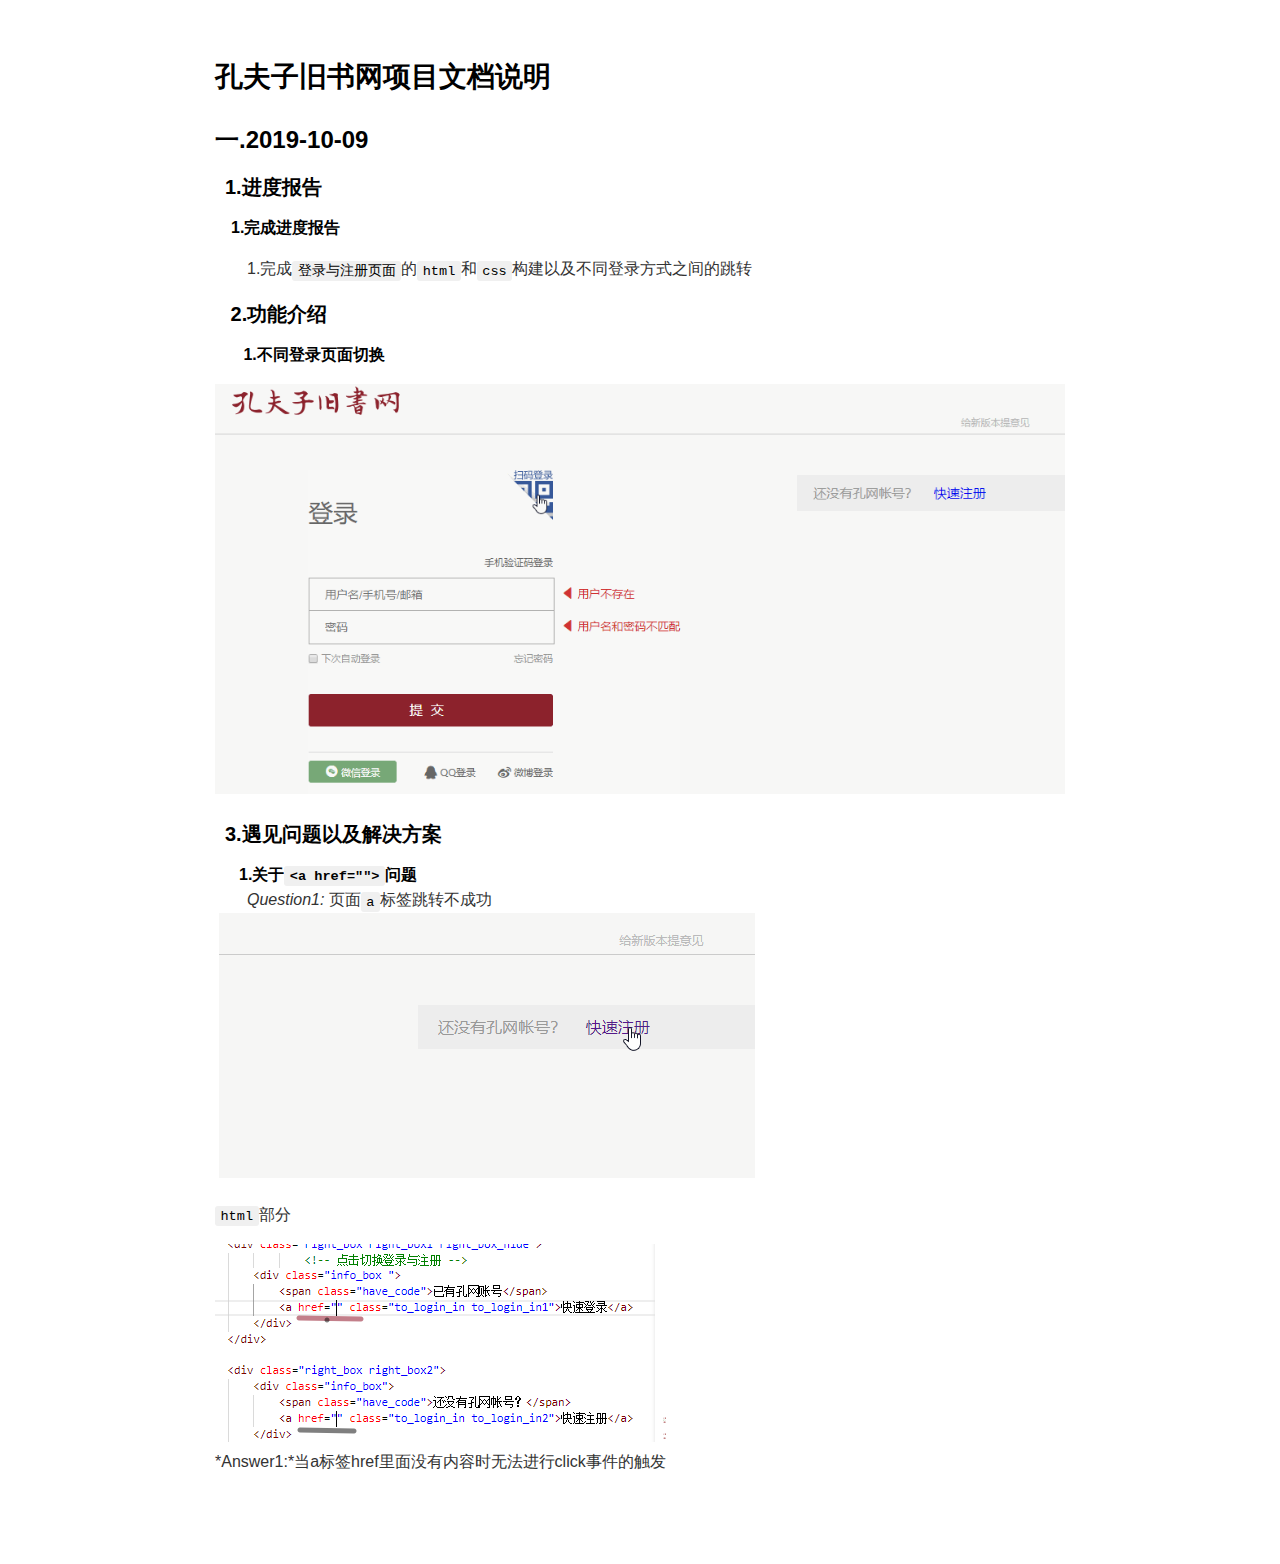
<file: 孔夫子旧书网项目文档说明.html>
<!DOCTYPE html><html><head>
      <title>&#x5B54;&#x592B;&#x5B50;&#x65E7;&#x4E66;&#x7F51;&#x9879;&#x76EE;&#x6587;&#x6863;&#x8BF4;&#x660E;</title>
      <meta charset="utf-8">
      <meta name="viewport" content="width=device-width, initial-scale=1.0">
      
      <link rel="stylesheet" href="file:///c:\Users\Administrator\.vscode\extensions\shd101wyy.markdown-preview-enhanced-0.4.3\node_modules\@shd101wyy\mume\dependencies\katex\katex.min.css">
      
      

      
      
      
      
      
      

      <style>
      /**
 * prism.js Github theme based on GitHub's theme.
 * @author Sam Clarke
 */
code[class*="language-"],
pre[class*="language-"] {
  color: #333;
  background: none;
  font-family: Consolas, "Liberation Mono", Menlo, Courier, monospace;
  text-align: left;
  white-space: pre;
  word-spacing: normal;
  word-break: normal;
  word-wrap: normal;
  line-height: 1.4;

  -moz-tab-size: 8;
  -o-tab-size: 8;
  tab-size: 8;

  -webkit-hyphens: none;
  -moz-hyphens: none;
  -ms-hyphens: none;
  hyphens: none;
}

/* Code blocks */
pre[class*="language-"] {
  padding: .8em;
  overflow: auto;
  /* border: 1px solid #ddd; */
  border-radius: 3px;
  /* background: #fff; */
  background: #f5f5f5;
}

/* Inline code */
:not(pre) > code[class*="language-"] {
  padding: .1em;
  border-radius: .3em;
  white-space: normal;
  background: #f5f5f5;
}

.token.comment,
.token.blockquote {
  color: #969896;
}

.token.cdata {
  color: #183691;
}

.token.doctype,
.token.punctuation,
.token.variable,
.token.macro.property {
  color: #333;
}

.token.operator,
.token.important,
.token.keyword,
.token.rule,
.token.builtin {
  color: #a71d5d;
}

.token.string,
.token.url,
.token.regex,
.token.attr-value {
  color: #183691;
}

.token.property,
.token.number,
.token.boolean,
.token.entity,
.token.atrule,
.token.constant,
.token.symbol,
.token.command,
.token.code {
  color: #0086b3;
}

.token.tag,
.token.selector,
.token.prolog {
  color: #63a35c;
}

.token.function,
.token.namespace,
.token.pseudo-element,
.token.class,
.token.class-name,
.token.pseudo-class,
.token.id,
.token.url-reference .token.variable,
.token.attr-name {
  color: #795da3;
}

.token.entity {
  cursor: help;
}

.token.title,
.token.title .token.punctuation {
  font-weight: bold;
  color: #1d3e81;
}

.token.list {
  color: #ed6a43;
}

.token.inserted {
  background-color: #eaffea;
  color: #55a532;
}

.token.deleted {
  background-color: #ffecec;
  color: #bd2c00;
}

.token.bold {
  font-weight: bold;
}

.token.italic {
  font-style: italic;
}


/* JSON */
.language-json .token.property {
  color: #183691;
}

.language-markup .token.tag .token.punctuation {
  color: #333;
}

/* CSS */
code.language-css,
.language-css .token.function {
  color: #0086b3;
}

/* YAML */
.language-yaml .token.atrule {
  color: #63a35c;
}

code.language-yaml {
  color: #183691;
}

/* Ruby */
.language-ruby .token.function {
  color: #333;
}

/* Markdown */
.language-markdown .token.url {
  color: #795da3;
}

/* Makefile */
.language-makefile .token.symbol {
  color: #795da3;
}

.language-makefile .token.variable {
  color: #183691;
}

.language-makefile .token.builtin {
  color: #0086b3;
}

/* Bash */
.language-bash .token.keyword {
  color: #0086b3;
}

/* highlight */
pre[data-line] {
  position: relative;
  padding: 1em 0 1em 3em;
}
pre[data-line] .line-highlight-wrapper {
  position: absolute;
  top: 0;
  left: 0;
  background-color: transparent;
  display: block;
  width: 100%;
}

pre[data-line] .line-highlight {
  position: absolute;
  left: 0;
  right: 0;
  padding: inherit 0;
  margin-top: 1em;
  background: hsla(24, 20%, 50%,.08);
  background: linear-gradient(to right, hsla(24, 20%, 50%,.1) 70%, hsla(24, 20%, 50%,0));
  pointer-events: none;
  line-height: inherit;
  white-space: pre;
}

pre[data-line] .line-highlight:before, 
pre[data-line] .line-highlight[data-end]:after {
  content: attr(data-start);
  position: absolute;
  top: .4em;
  left: .6em;
  min-width: 1em;
  padding: 0 .5em;
  background-color: hsla(24, 20%, 50%,.4);
  color: hsl(24, 20%, 95%);
  font: bold 65%/1.5 sans-serif;
  text-align: center;
  vertical-align: .3em;
  border-radius: 999px;
  text-shadow: none;
  box-shadow: 0 1px white;
}

pre[data-line] .line-highlight[data-end]:after {
  content: attr(data-end);
  top: auto;
  bottom: .4em;
}html body{font-family:"Helvetica Neue",Helvetica,"Segoe UI",Arial,freesans,sans-serif;font-size:16px;line-height:1.6;color:#333;background-color:#fff;overflow:initial;box-sizing:border-box;word-wrap:break-word}html body>:first-child{margin-top:0}html body h1,html body h2,html body h3,html body h4,html body h5,html body h6{line-height:1.2;margin-top:1em;margin-bottom:16px;color:#000}html body h1{font-size:2.25em;font-weight:300;padding-bottom:.3em}html body h2{font-size:1.75em;font-weight:400;padding-bottom:.3em}html body h3{font-size:1.5em;font-weight:500}html body h4{font-size:1.25em;font-weight:600}html body h5{font-size:1.1em;font-weight:600}html body h6{font-size:1em;font-weight:600}html body h1,html body h2,html body h3,html body h4,html body h5{font-weight:600}html body h5{font-size:1em}html body h6{color:#5c5c5c}html body strong{color:#000}html body del{color:#5c5c5c}html body a:not([href]){color:inherit;text-decoration:none}html body a{color:#08c;text-decoration:none}html body a:hover{color:#00a3f5;text-decoration:none}html body img{max-width:100%}html body>p{margin-top:0;margin-bottom:16px;word-wrap:break-word}html body>ul,html body>ol{margin-bottom:16px}html body ul,html body ol{padding-left:2em}html body ul.no-list,html body ol.no-list{padding:0;list-style-type:none}html body ul ul,html body ul ol,html body ol ol,html body ol ul{margin-top:0;margin-bottom:0}html body li{margin-bottom:0}html body li.task-list-item{list-style:none}html body li>p{margin-top:0;margin-bottom:0}html body .task-list-item-checkbox{margin:0 .2em .25em -1.8em;vertical-align:middle}html body .task-list-item-checkbox:hover{cursor:pointer}html body blockquote{margin:16px 0;font-size:inherit;padding:0 15px;color:#5c5c5c;border-left:4px solid #d6d6d6}html body blockquote>:first-child{margin-top:0}html body blockquote>:last-child{margin-bottom:0}html body hr{height:4px;margin:32px 0;background-color:#d6d6d6;border:0 none}html body table{margin:10px 0 15px 0;border-collapse:collapse;border-spacing:0;display:block;width:100%;overflow:auto;word-break:normal;word-break:keep-all}html body table th{font-weight:bold;color:#000}html body table td,html body table th{border:1px solid #d6d6d6;padding:6px 13px}html body dl{padding:0}html body dl dt{padding:0;margin-top:16px;font-size:1em;font-style:italic;font-weight:bold}html body dl dd{padding:0 16px;margin-bottom:16px}html body code{font-family:Menlo,Monaco,Consolas,'Courier New',monospace;font-size:.85em !important;color:#000;background-color:#f0f0f0;border-radius:3px;padding:.2em 0}html body code::before,html body code::after{letter-spacing:-0.2em;content:"\00a0"}html body pre>code{padding:0;margin:0;font-size:.85em !important;word-break:normal;white-space:pre;background:transparent;border:0}html body .highlight{margin-bottom:16px}html body .highlight pre,html body pre{padding:1em;overflow:auto;font-size:.85em !important;line-height:1.45;border:#d6d6d6;border-radius:3px}html body .highlight pre{margin-bottom:0;word-break:normal}html body pre code,html body pre tt{display:inline;max-width:initial;padding:0;margin:0;overflow:initial;line-height:inherit;word-wrap:normal;background-color:transparent;border:0}html body pre code:before,html body pre tt:before,html body pre code:after,html body pre tt:after{content:normal}html body p,html body blockquote,html body ul,html body ol,html body dl,html body pre{margin-top:0;margin-bottom:16px}html body kbd{color:#000;border:1px solid #d6d6d6;border-bottom:2px solid #c7c7c7;padding:2px 4px;background-color:#f0f0f0;border-radius:3px}@media print{html body{background-color:#fff}html body h1,html body h2,html body h3,html body h4,html body h5,html body h6{color:#000;page-break-after:avoid}html body blockquote{color:#5c5c5c}html body pre{page-break-inside:avoid}html body table{display:table}html body img{display:block;max-width:100%;max-height:100%}html body pre,html body code{word-wrap:break-word;white-space:pre}}.markdown-preview{width:100%;height:100%;box-sizing:border-box}.markdown-preview .pagebreak,.markdown-preview .newpage{page-break-before:always}.markdown-preview pre.line-numbers{position:relative;padding-left:3.8em;counter-reset:linenumber}.markdown-preview pre.line-numbers>code{position:relative}.markdown-preview pre.line-numbers .line-numbers-rows{position:absolute;pointer-events:none;top:1em;font-size:100%;left:0;width:3em;letter-spacing:-1px;border-right:1px solid #999;-webkit-user-select:none;-moz-user-select:none;-ms-user-select:none;user-select:none}.markdown-preview pre.line-numbers .line-numbers-rows>span{pointer-events:none;display:block;counter-increment:linenumber}.markdown-preview pre.line-numbers .line-numbers-rows>span:before{content:counter(linenumber);color:#999;display:block;padding-right:.8em;text-align:right}.markdown-preview .mathjax-exps .MathJax_Display{text-align:center !important}.markdown-preview:not([for="preview"]) .code-chunk .btn-group{display:none}.markdown-preview:not([for="preview"]) .code-chunk .status{display:none}.markdown-preview:not([for="preview"]) .code-chunk .output-div{margin-bottom:16px}.scrollbar-style::-webkit-scrollbar{width:8px}.scrollbar-style::-webkit-scrollbar-track{border-radius:10px;background-color:transparent}.scrollbar-style::-webkit-scrollbar-thumb{border-radius:5px;background-color:rgba(150,150,150,0.66);border:4px solid rgba(150,150,150,0.66);background-clip:content-box}html body[for="html-export"]:not([data-presentation-mode]){position:relative;width:100%;height:100%;top:0;left:0;margin:0;padding:0;overflow:auto}html body[for="html-export"]:not([data-presentation-mode]) .markdown-preview{position:relative;top:0}@media screen and (min-width:914px){html body[for="html-export"]:not([data-presentation-mode]) .markdown-preview{padding:2em calc(50% - 457px + 2em)}}@media screen and (max-width:914px){html body[for="html-export"]:not([data-presentation-mode]) .markdown-preview{padding:2em}}@media screen and (max-width:450px){html body[for="html-export"]:not([data-presentation-mode]) .markdown-preview{font-size:14px !important;padding:1em}}@media print{html body[for="html-export"]:not([data-presentation-mode]) #sidebar-toc-btn{display:none}}html body[for="html-export"]:not([data-presentation-mode]) #sidebar-toc-btn{position:fixed;bottom:8px;left:8px;font-size:28px;cursor:pointer;color:inherit;z-index:99;width:32px;text-align:center;opacity:.4}html body[for="html-export"]:not([data-presentation-mode])[html-show-sidebar-toc] #sidebar-toc-btn{opacity:1}html body[for="html-export"]:not([data-presentation-mode])[html-show-sidebar-toc] .md-sidebar-toc{position:fixed;top:0;left:0;width:300px;height:100%;padding:32px 0 48px 0;font-size:14px;box-shadow:0 0 4px rgba(150,150,150,0.33);box-sizing:border-box;overflow:auto;background-color:inherit}html body[for="html-export"]:not([data-presentation-mode])[html-show-sidebar-toc] .md-sidebar-toc::-webkit-scrollbar{width:8px}html body[for="html-export"]:not([data-presentation-mode])[html-show-sidebar-toc] .md-sidebar-toc::-webkit-scrollbar-track{border-radius:10px;background-color:transparent}html body[for="html-export"]:not([data-presentation-mode])[html-show-sidebar-toc] .md-sidebar-toc::-webkit-scrollbar-thumb{border-radius:5px;background-color:rgba(150,150,150,0.66);border:4px solid rgba(150,150,150,0.66);background-clip:content-box}html body[for="html-export"]:not([data-presentation-mode])[html-show-sidebar-toc] .md-sidebar-toc a{text-decoration:none}html body[for="html-export"]:not([data-presentation-mode])[html-show-sidebar-toc] .md-sidebar-toc ul{padding:0 1.6em;margin-top:.8em}html body[for="html-export"]:not([data-presentation-mode])[html-show-sidebar-toc] .md-sidebar-toc li{margin-bottom:.8em}html body[for="html-export"]:not([data-presentation-mode])[html-show-sidebar-toc] .md-sidebar-toc ul{list-style-type:none}html body[for="html-export"]:not([data-presentation-mode])[html-show-sidebar-toc] .markdown-preview{left:300px;width:calc(100% -  300px);padding:2em calc(50% - 457px -  150px);margin:0;box-sizing:border-box}@media screen and (max-width:1274px){html body[for="html-export"]:not([data-presentation-mode])[html-show-sidebar-toc] .markdown-preview{padding:2em}}@media screen and (max-width:450px){html body[for="html-export"]:not([data-presentation-mode])[html-show-sidebar-toc] .markdown-preview{width:100%}}html body[for="html-export"]:not([data-presentation-mode]):not([html-show-sidebar-toc]) .markdown-preview{left:50%;transform:translateX(-50%)}html body[for="html-export"]:not([data-presentation-mode]):not([html-show-sidebar-toc]) .md-sidebar-toc{display:none}
/* Please visit the URL below for more information: */
/*   https://shd101wyy.github.io/markdown-preview-enhanced/#/customize-css */

      </style>
    </head>
    <body for="html-export">
      <div class="mume markdown-preview  ">
      <h2 class="mume-header" id="%E5%AD%94%E5%A4%AB%E5%AD%90%E6%97%A7%E4%B9%A6%E7%BD%91%E9%A1%B9%E7%9B%AE%E6%96%87%E6%A1%A3%E8%AF%B4%E6%98%8E">&#x5B54;&#x592B;&#x5B50;&#x65E7;&#x4E66;&#x7F51;&#x9879;&#x76EE;&#x6587;&#x6863;&#x8BF4;&#x660E;</h2>

<h3 class="mume-header" id="%E4%B8%802019-10-09">&#x4E00;.2019-10-09</h3>

<h4 class="mume-header" id="ensp1%E8%BF%9B%E5%BA%A6%E6%8A%A5%E5%91%8A">&#x2002;1.&#x8FDB;&#x5EA6;&#x62A5;&#x544A;</h4>

<p><strong>&#x2002;&#x2002;1.&#x5B8C;&#x6210;&#x8FDB;&#x5EA6;&#x62A5;&#x544A;</strong></p>
<p>&#x200B;&#x2002;&#x2002;&#x2002;&#x2002;1.&#x5B8C;&#x6210;<code>&#x767B;&#x5F55;&#x4E0E;&#x6CE8;&#x518C;&#x9875;&#x9762;</code>&#x7684;<code>html</code>&#x548C;<code>css</code>&#x6784;&#x5EFA;&#x4EE5;&#x53CA;&#x4E0D;&#x540C;&#x767B;&#x5F55;&#x65B9;&#x5F0F;&#x4E4B;&#x95F4;&#x7684;&#x8DF3;&#x8F6C;</p>
<h4 class="mume-header" id="ensp-2%E5%8A%9F%E8%83%BD%E4%BB%8B%E7%BB%8D">&#x2002; 		2.&#x529F;&#x80FD;&#x4ECB;&#x7ECD;</h4>

<p>&#x200B; <strong>&#x2002;&#x2002;&#x2002;1.&#x4E0D;&#x540C;&#x767B;&#x5F55;&#x9875;&#x9762;&#x5207;&#x6362;</strong></p>
<p><img src="gif/regist.gif" alt="alt=&apos;1&apos;"></p>
<h4 class="mume-header" id="ensp3%E9%81%87%E8%A7%81%E9%97%AE%E9%A2%98%E4%BB%A5%E5%8F%8A%E8%A7%A3%E5%86%B3%E6%96%B9%E6%A1%88">&#x2002;3.&#x9047;&#x89C1;&#x95EE;&#x9898;&#x4EE5;&#x53CA;&#x89E3;&#x51B3;&#x65B9;&#x6848;</h4>

<p><strong>&#x2002;&#x2002;&#x2002;1.&#x5173;&#x4E8E;<code>&lt;a href=&quot;&quot;&gt;</code>&#x95EE;&#x9898;</strong><br>
<em>&#x2002;&#x2002;&#x2002;&#x2002;Question1:</em> &#x9875;&#x9762;<code>a</code>&#x6807;&#x7B7E;&#x8DF3;&#x8F6C;&#x4E0D;&#x6210;&#x529F;<br>
&#x200B;	  <img src="gif/forget_href.gif" alt="alt=&quot;2&quot;"></p>
<p><code>html</code>&#x90E8;&#x5206;</p>
<p><img src="gif/10-10-2.png" alt><br>
*Answer1:*&#x5F53;a&#x6807;&#x7B7E;href&#x91CC;&#x9762;&#x6CA1;&#x6709;&#x5185;&#x5BB9;&#x65F6;&#x65E0;&#x6CD5;&#x8FDB;&#x884C;click&#x4E8B;&#x4EF6;&#x7684;&#x89E6;&#x53D1;</p>
<p>&#x200B;</p>

      </div>
      
      
    
    
    
    
    
    
    
    
  
    </body></html>
</file>
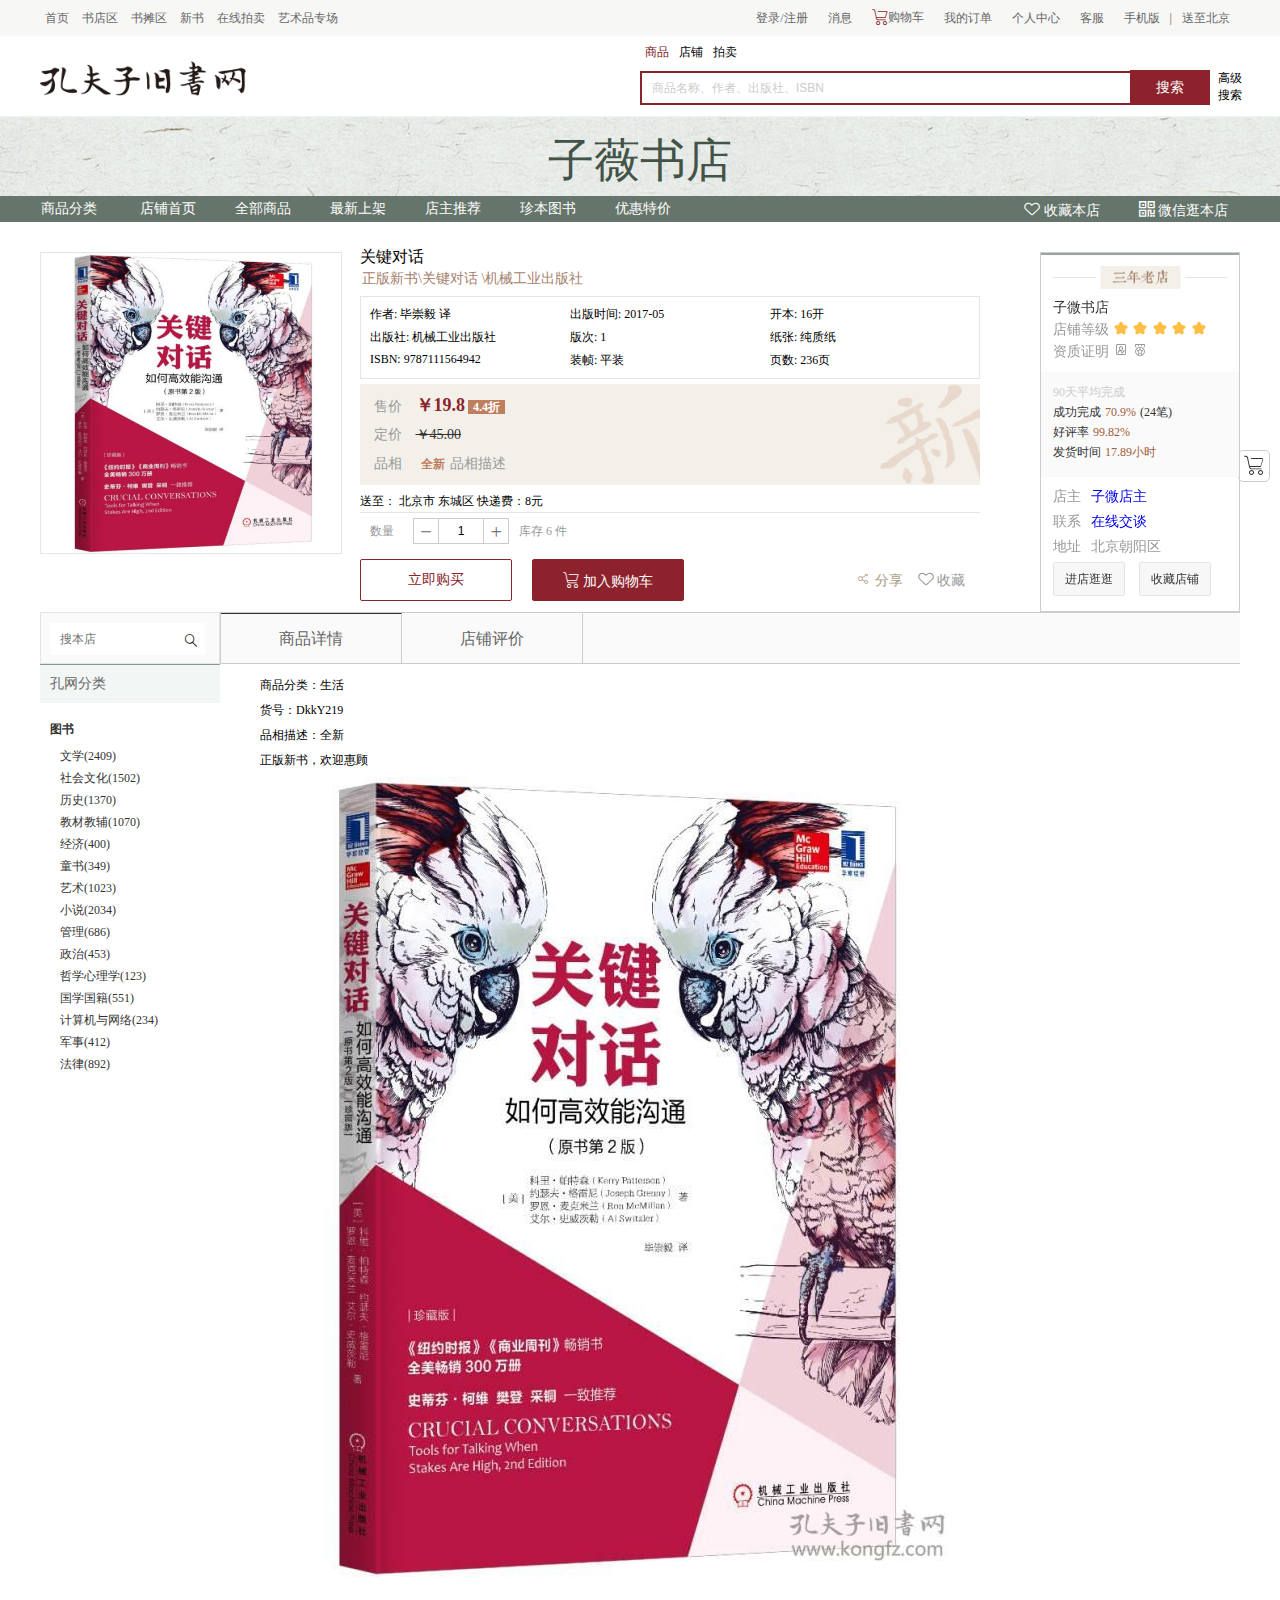
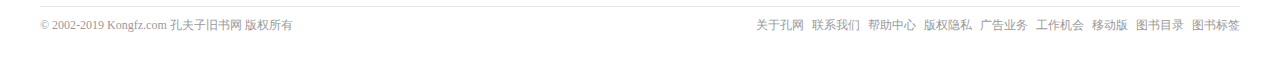
<file: html/des.html>
<!DOCTYPE html>
<html lang="en">

<head>
    <meta charset="UTF-8">
    <meta name="viewport" content="width=device-width, initial-scale=1.0">
    <meta http-equiv="X-UA-Compatible" content="ie=edge">
    <script src="../js/cookie.js"></script>
    <script src="../dist/jquery.js"></script>
    <link rel="stylesheet" href="../css/des_com.css">
    <link rel="stylesheet" href="../css/des.css">
    <link rel="stylesheet" href="../css/common_css/li_ul_a.css">
    <link rel="stylesheet" href="../css/iconfont/font_main/iconfont.css">
    <link rel="stylesheet" href="../css/iconfont/font_des/iconfont.css">
    <title>Document</title>
</head>

<body>
    <header style="background: #f7f7f6">

        <div class="header"">
                            <!-- 头部左边 -->
                            <div class=" header_left">
            <a href="javascript:;">首页</a>
            <a href="javascript:;">书店区</a>
            <a href="javascript:;">书摊区</a>
            <a href="javascript:;">新书</a>
            <a href="javascript:;">在线拍卖</a>
            <a href="javascript:;">艺术品专场</a>
        </div>

        <div class="header_right">
            <a href="javascript:;" class="login_show login_show_h">登录/注册
                <div class="login_re">
                    <p class="login_re_1 login_re_0">登录</p>
                    <p class="login_re_1 login_re_2">免费注册</p>
                    <div>
                        <p class="login_re_s">其他方式</p>
                        <div class="login_re_in">
                            <span class="iconfont icon-weixin" style="color: green"></span>
                            <p>微信</p>
                        </div>
                        <div class="login_re_in">
                            <span class="iconfont icon-qq" style="color: blue"></span>
                            <p>QQ</p>
                        </div>
                        <div class="login_re_in">
                            <span class="iconfont icon-weibo" style="color: #8c222c"></span>
                            <p>微博</p>
                        </div>
                    </div>


                </div>
            </a>
            <div class="login_show_name" style="float: left;">欢迎 &nbsp;<a class="click_out" href="javascript:;"
                    style="color: #8c222c;"></a></div>
            <a href="javascript:;" class="header_xiahua">消息</a>
            <a href="javascript:;" class="header_xiahua header_xiahua2"> <span style="color: #8c222c"
                    class="iconfont icon-gouwuche"></span> 购物车</a>
            <a href="javascript:;" class="header_xiahua">我的订单</a>
            <a href="javascript:;" class="header_xiahua">个人中心
                <div class="per_center">
                    <div class="per_center_cen">
                        <p><span class="iconfont icon-dianpu"></span>店铺</p>
                        <hr>
                        <p>我的订单</p>
                        <p>收藏</p>

                        <p><span class="iconfont icon-paimai"></span>拍卖</p>
                        <p>拍卖交易</p>
                        <p>我的竞拍</p>
                        <p>收藏</p>
                    </div>
                    <hr>

                    <p>我的好友</p>
                    <p>资金账户</p>

                </div>
            </a>
            <a href="javascript:;" class="kefu">客服
                <div class="kefu_show">
                    <p><span class="iconfont icon-icon_help"></span>帮助中心</p>
                    <p><span class="iconfont icon-kefu"></span>在线留言</p>
                </div>
            </a>
            <a href="javascript:;" class="header_xiahua header_xiahua1">手机版
                <div class="header_xiahua1_hide">
                    <img src="../image/img_regist/show.png" alt="">
                    <p>iOS·android</p>
                </div>
            </a>
            <span>|</span>
            <a href="javascript:;" class="dizhi_b">
                <span>送至</span><span class="dizhi">北京</span>
                <div class="dizhi_hide dizhi_hide1">
                    <p class="bc_c bc_cc">北京</p>
                    <p class="bc_cc">上海</p>
                    <p class="bc_cc">天津</p>
                    <p class="bc_cc">南京</p>
                    <p class="bc_cc">广东</p>
                    <p class="bc_cc">深圳</p>
                    <p class="bc_cc">杭州</p>
                    <p class="bc_cc">成都</p>
                </div>
            </a>
        </div>
        </div>
    </header>
    <!-- 导航部分 -->
    <nav>
        <div class="nav">
            <!-- 左边 -->
            <div class="nav_left">
                <a href="./index.html"><img src="../image/img_main/logo-250.png" alt=""></a>
            </div>
            <!-- 右边 -->
            <div class="nav_right">

                <div class="n_r_choice">
                    <p class="n_r_choice_p1" style="color: #7b111b">商品</p>
                    <p class="n_r_choice_p2">店铺</p>
                    <p class="n_r_choice_p3">拍卖</p>
                </div>
                <p class="n_r_jiaobiao"></p>
                <div class="search_i">
                    <input type="text" class="search_inp" value="商品名称、作者、出版社、ISBN">
                    <button>搜索</button>
                    <p class="high_ser">高级搜索</p>
                </div>

            </div>
        </div>
    </nav>
    <!-- 头部 -->
    <div class="shop_top_title">
        <div>
            <p>子薇书店</p>
        </div>
    </div>
    <!-- 导航 -->
    <div class="nav_top_box">
        <div class="nav_top_cont">
            <div class="nav_top_left">
                <div class="nav_main_f">
                    商品分类
                    <div class="nav_main_s">
                        <div class="nav_main_s_cont">
                            <ul class="nav_sec_title">
                                <li class="nav_title_cont">孔网分类</li>
                            </ul>
                            <ul class="nav_sec_cont">
                                <li class="sec_cont">
                                    <h3>图书</h3>
                                    <div class="sec_cont_word">
                                        <a href="javascript:;">文学</a>
                                        <a href="javascript:;">社会文学</a>
                                        <a href="javascript:;">法国</a>
                                        <a href="javascript:;">哲学</a>
                                        <a href="javascript:;">经济</a>
                                        <a href="javascript:;">艺术</a>
                                        <a href="javascript:;">小说</a>
                                        <a href="javascript:;">管理</a>
                                        <a href="javascript:;">生活</a>
                                        <a href="javascript:;">工程技术</a>
                                        <a href="javascript:;">政治</a>
                                        <a href="javascript:;">教材</a>
                                        <a href="javascript:;">体育</a>
                                        <a href="javascript:;">教育</a>
                                        <a href="javascript:;">古籍</a>
                                        <a href="javascript:;">国学</a>
                                        <a href="javascript:;">自然科学</a>
                                        <a href="javascript:;">语言</a>
                                        <a href="javascript:;">法律</a>
                                        <a href="javascript:;">军事</a>
                                        <a href="javascript:;">综合</a>
                                    </div>
                                </li>
                            </ul>
                        </div>
                    </div>
                </div>
                <a href="javascript:;">店铺首页</a>
                <a href="javascript:;">全部商品</a>
                <a href="javascript:;">最新上架</a>
                <a href="javascript:;">店主推荐</a>
                <a href="javascript:;">珍本图书</a>
                <a href="javascript:;">优惠特价</a>
            </div>
            <div class="nav_top_right">
                <a href="javascript:;">
                    <i class="iconfont icon-erweima"></i>
                    <span>微信逛本店</span>
                    <div>
                        <img src="../image/img_des/208082.png" alt="">
                    </div>
                </a>
                <a href="javascript:;">
                    <i class="iconfont icon-iconfontshoucang"></i>
                    <span>收藏本店</span>
                </a>
            </div>
        </div>
    </div>
    <!-- 主体 -->

    <div class="main_content">

        <!-- 上部分 -->
        <div class="main_top">
            <!-- 左边 -->
            <div class="major">
                <!-- 图片部分 -->
                <div class="marjor_img">
                    <ul class="marjor_bg">
                        <li>
                            <a href="javascript:;">
                                <img src="../image/img_des/12.jpg" alt="">
                            </a>
                        </li>
                        <span class="xiaotudian"></span>

                    </ul>
                    <div class="marjor_img_hide">
                        <a href="JavaScript:;">
                            <img src="../image/img_des/12.jpg" class="img_hide" alt="">
                        </a>
                    </div>
                </div>

                <!-- 文字部分 -->
                <div class="marjor_cont">
                    <!-- 基本信息 -->
                    <div class="marjor_info">
                        <p class="info_ti">关键对话</p>
                        <div class="info_ind">正版新书\关键对话 \机械工业出版社</div>
                        <!-- 详细介绍 -->
                        <div class="info_detail">
                            <ul>
                                <li>作者: 毕崇毅 译</li>
                                <li>出版时间: 2017-05</li>
                                <li>开本: 16开</li>
                                <li>出版社: 机械工业出版社</li>
                                <li>版次: 1</li>
                                <li>纸张: 纯质纸</li>
                                <li>ISBN: 9787111564942</li>
                                <li>装帧: 平装</li>
                                <li>页数: 236页</li>
                            </ul>
                        </div>
                        <!-- 价格介绍 -->
                        <div class="price_intro">
                            <div class="price_intro_img">
                                <img src="../image/img_des/new.png" alt="">
                            </div>
                            <p class="price_detai1">
                                <span>售价</span>
                                <span>￥19.8<i>4.4折</i></span>
                            </p>
                            <p class="price_detai2">
                                <span>定价</span>
                                <span><del>￥45.00</del></span>
                            </p>
                            <p class="price_detai3">
                                <span>品相</span>
                                <span><i>全新</i>品相描述</span>
                            </p>
                        </div>
                        <!-- 送至 -->
                        <div class="songzhi">
                            送至：
                            <span class="songzhi_yiji">
                                <span class="sz_priv">北京市</span>
                                <span class="sz_city">东城区</span>
                            </span>
                            <span class="songzhi_jiage">快递费：8元</span>
                            <!-- 选项卡 -->
                            <div class="hide_tap">
                                <!-- 省市开头 -->

                                <!-- 内容 -->
                                <div class="hide_tap_cont">
                                    <p>
                                        <span class="tap_title">北京市</span>
                                        <span class="tap_content">东城区</span>
                                    </p>

                                    <div class="hide_tap_priv">
                                        <a href="javascript:;" class="hide_tap_pp">北京市</a>
                                        <a href="javascript:;" class="hide_tap_pp">上海市</a>
                                        <a href=" javascript:;" class="hide_tap_pp">重庆市</a>
                                    </div>
                                    <!-- 城市 -->
                                    <div class="hide_tap_c">
                                        <div class="tap_city_cont">
                                            <a href="javascript:;">东城区</a>
                                            <a href="javascript:;">西单区</a>
                                            <a href="javascript:;">海淀区</a>
                                            <a href="javascript:;">朝阳区</a>
                                            <a href="javascript:;">密云区</a>
                                            <a href="javascript:;">昌平区</a>
                                        </div>
                                        <div class="tap_city_cont">
                                            <a href="javascript:;">松江区</a>
                                            <a href="javascript:;">徐汇区</a>
                                            <a href="javascript:;">嘉定区</a>
                                            <a href="javascript:;">闵行区</a>
                                            <a href="javascript:;">奉贤区</a>
                                            <a href="javascript:;">浦东区</a>
                                        </div>
                                        <div class="tap_city_cont">
                                            <a href="javascript:;">巴南区</a>
                                            <a href="javascript:;">北坝区</a>
                                            <a href="javascript:;">长寿区</a>
                                            <a href="javascript:;">大渡口区</a>
                                            <a href="javascript:;">江北区</a>
                                            <a href="javascript:;">合川区</a>
                                        </div>
                                    </div>
                                    <!-- 价格 -->
                                    <div class="hide_jiage" style="display: none">
                                        <span class="hide_exp">快递费：8元</span>
                                        <span class="hide_exp">快递费：12元</span>
                                        <span class="hide_exp">快递费：16元</span>
                                    </div>

                                </div>
                            </div>
                        </div>
                        <!-- 购物 -->
                        <div class="gouwu">
                            <dl>
                                <dt>数量</dt>
                                <dd>
                                    <div class="gouwu_shuliang">
                                        <span class="gouwu_1">
                                            <i class="iconfont icon-jian"></i>
                                        </span>
                                        <input type="text" class="gouwu_2" value="1">
                                        <span class="gouwu_3">
                                            <i class="iconfont icon-jia"></i>
                                        </span>
                                    </div>
                                    <div class="jishu">
                                        库存
                                        <i class="store_count">6</i>
                                        件
                                    </div>
                                </dd>
                            </dl>
                        </div>
                        <!-- 添加购物车 -->
                        <div class="buy-group">
                                <!-- 左边 -->
                                <div class="buy-group-left">
                                    <div class="buy-left_1">
                                        <a href="javascript:;">立即购买</a>
                                    </div>
                                    <div class="buy-left_2">
                                        <a href="javascript:;">
                                            <i class="iconfont icon-gouwuche"></i>
                                            <div class="paowuxian">
                                                <img src="../image/img_des/12.jpg" alt="">
                                            </div>
                                            加入购物车
                                        </a>
                                    </div>
                                </div>
                                <!-- 右边 -->
                                <div class="buy-group-right">
                                    <div  class="fenxiang">
                                        <i class="iconfont icon-fenxiang"></i>
                                        分享
                                        <div class="buy-group-hide">
                                                <a class="iconfont icon-weixin" title="微信" style="color: #77ab77"></a>
                                                <a class="iconfont icon-weibo" title="微博" style="color:#ba5c65"></a>
                                                <a class="iconfont icon-douban" title="豆瓣" style="color: #77ab77"></a>
                                        </div>
                                    </div>
                                    <a href="javascript:;" class="shou_cang">
                                        <i class="iconfont icon-iconfontshoucang"></i>
                                        收藏
                                    </a>
                                </div>
                        </div>
                    </div>
                </div>
            </div>
        </div>
        <!-- 右边 -->
        <div class="store_func">
            <div class="store_ins">
                    <!-- 内容 -->
                <div class="store_ins_t">
                    <div class="store_content">
                        <div class="store_cross_line"></div>
                        <div class="store_img">
                            <img src="../image/img_des/shopYears@03.png" alt="">
                        </div>
                    </div>
                    <!-- 子微书店 -->
                    <div class="store_content">
                        <p class="store_title">子微书店</p>
                        <p>
                            <span>店铺等级</span> 
                            <i class="iconfont icon-xingxing"></i>
                            <i class="iconfont icon-xingxing"></i>
                            <i class="iconfont icon-xingxing"></i>
                            <i class="iconfont icon-xingxing"></i>
                            <i class="iconfont icon-xingxing"></i>
                        </p>
                        <p>
                            <span>资质证明</span>
                            <i class="iconfont icon-icon-test"></i>
                            <i class="iconfont icon-medal"></i>
                        </p>
                    </div>
                    <!-- 店铺等级 -->
                    <div class="store_dianpu">
                        <div>
                            <p class="store_dianpu_t">90天平均完成</p>
                            <p>成功完成<span>70.9%</span>(24笔)</p>
                            <p>好评率<span>99.82%</span></p>
                            <p>发货时间<span>17.89小时</span></p>
                        </div>
                    </div>
                    <!-- 联系店主 -->
                    <div class="store_content lianxidianzhu">
                        <p>店主<a href="javascript:;">子微店主</a></p>
                        <p>联系<a href="javascript:;">在线交谈</a></p>
                        <p>地址<span>北京朝阳区</span></p>
                        <div>
                            <a href="javascript:;">进店逛逛</a>
                            <a href="javascript:;">收藏店铺</a>
                        </div>
                    </div>
                </div>
            </div>
        </div>
    </div>
    <!-- 下部分 -->
    <div class="main_bottom">
            <!-- 左边 -->
        <div class="main_bot_lf">
            <!-- 头部 -->
            <div class="bot_left_sear">
                <div>
                    <input type="text" placeholder="搜本店">
                    <i class="iconfont icon-search"></i>
                </div>
            
            
            </div>
            <!-- 左边内容 -->
            <div class="bot_left_cont">
                <div class="left_cont_title">孔网分类</div>
                <div class="left_fenlei">
                    <p>图书</p>
                    <ul>
                        <li>
                            <a href="javascript:;">文学(2409)</a>
                        </li>
                        <li>
                            <a href="javascript:;">社会文化(1502)</a>
                        </li>
                        <li>
                            <a href="javascript:;">历史(1370)</a>
                        </li>
                        <li>
                            <a href="javascript:;">教材教辅(1070)</a>
                        </li>
                        <li>
                            <a href="javascript:;">经济(400)</a>
                        </li>
                        <li>
                            <a href="javascript:;">童书(349)</a>
                        </li>
                        <li>
                            <a href="javascript:;">艺术(1023)</a>
                        </li>
                        <li>
                            <a href="javascript:;">小说(2034)</a>
                        </li>
                        <li>
                            <a href="javascript:;">管理(686)</a>
                        </li>
                        <li>
                            <a href="javascript:;">政治(453)</a>
                        </li>
                        <li>
                            <a href="javascript:;">哲学心理学(123)</a>
                        </li>
                        <li>
                            <a href="javascript:;">国学国籍(551)</a>
                        </li>
                        <li>
                            <a href="javascript:;">计算机与网络(234)</a>
                        </li>
                        <li>
                            <a href="javascript:;">军事(412)</a>
                        </li>
                        <li>
                            <a href="javascript:;">法律(892)</a>
                        </li>
                    </ul>
                </div>
            </div>
        </div>
        <!-- 右边 -->
        <div class="main_bot_rh">
            <!-- 头部 -->
            <div class="main_bot_rh_t">
                <ul>
                    <li class="main_bot_t1"><a href="javascript:;">商品详情</a></li>
                    <li class="main_bot_t2"><a href="javascript:;">店铺评价</a></li>
                </ul>
            </div>
            <!-- 内容部分 -->
            <div class="main_bot_rh_cont">
                <!-- 展示 -->
                <div class="rh_cont_pic" >
                    <p>商品分类：生活</p>
                    <p>货号：DkkY219</p>
                    <p>品相描述：全新</p>
                    <p>正版新书，欢迎惠顾</p>
                    <div>
                        <a href="javascript:;"><img src="../image/img_des/p4YBAFqYt2WAfBu9AAFY2ggtiYc881_b.jpg" alt="" onclick="window.open(this.src)"></a>
                    </div>
                </div>
                    <!-- 评论 -->
                <div class="rh_cont_comments">
                    <!-- 标题 -->
                    <div class="rh_cont_title">
                        <ul class="rh_cont_ul">
                            <li>
                                <div>
                                    <i class="iconquan iconfont icon-yuanxuankuang1"></i>
                                    <i></i>
                                </div>
                                全部98
                            </li>
                            <li>
                                <div>
                                    <i class="iconquan iconfont icon-yuanxuankuang1"></i>
                                    <i></i>
                                </div>
                                好评97
                            </li>
                            <li>
                                <div>
                                    <i class="iconquan iconfont icon-yuanxuankuang1"></i>
                                    <i></i>
                                </div>
                                中评
                            </li>
                            <li>
                                <div>
                                    <i class="iconquan iconfont icon-yuanxuankuang1"></i>
                                    <i></i>
                                </div>
                                差评
                            </li>
                        </ul>
                    </div>
                    <!-- 内容 -->
                    <div class="rh_cont_cont">
                        <div>
                            <ul>
                                    <li>Word/Excel/PPT三合一办公技巧</li>
                                    <li><span class="iconfont icon-huahui"></span></li>
                            </ul>
                            <ul>
                                <li>好评!</li>
                                <li>2019.09.01</li>
                            </ul>
                            <ul>
                                <li>书***2</li>
                            </ul>
                        </div>
                        <div>
                                <ul>
                                        <li>史记（白话本）（上下册）</li>
                                        <li><span class="iconfont icon-huahui"></span></li>
                                </ul>
                                <ul>
                                    <li>差评!</li>
                                    <li>2019.08.05</li>
                                </ul>
                                <ul>
                                    <li>民***额</li>
                                </ul>
                            </div>
                            <div>
                                    <ul>
                                            <li>镜头前的旧中国：约翰·汤姆森游记</li>
                                            <li><span class="iconfont icon-huahui"></span></li>
                                    </ul>
                                    <ul>
                                        <li>好评!</li>
                                        <li>2019.03.09</li>
                                    </ul>
                                    <ul>
                                        <li>去***的</li>
                                    </ul>
                                </div>
                                <div>
                                        <ul>
                                            <li>清末民初文献丛刊 求阙斋日记类钞</li>
                                            <li><span class="iconfont icon-huahui"></span></li>
                                        </ul>
                                        <ul>
                                            <li>好评!</li>
                                            <li>2019.05.11</li>
                                        </ul>
                                        <ul>
                                            <li>载***4</li>
                                        </ul>
                                    </div>
                                    <div>
                                            <ul>
                                                    <li>Python学习手册（原书第5版）</li>
                                                    <li><span class="iconfont icon-huahui"></span></li>
                                            </ul>
                                            <ul>
                                                <li>好评!</li>
                                                <li>2019.01.20</li>
                                            </ul>
                                            <ul>
                                                <li>法***人</li>
                                            </ul>
                                        </div>
                                        <div>
                                                <ul>
                                                    <li>动物疫病防治员（修订版）</li>
                                                    <li><span class="iconfont icon-huahui"></span></li>
                                                </ul>
                                                <ul>
                                                    <li>好评!</li>
                                                    <li>2019.04.20</li>
                                                </ul>
                                                <ul>
                                                    <li>呢***f</li>
                                                </ul>
                                            </div>
                    </div>
                </div>
            </div>
        </div>
    </div>
    
    <div class="guding">
        <a href="./gouwuche.html">
            <i class="iconfont icon-gouwuche"></i>
        </a>
    <span class="gouwu_word">1</span>
    </div>

   

    <!-- 尾部 -->
    <footer>
        <div class="footer">
        <div class="footer_l">
            <p>© 2002-2019 Kongfz.com 孔夫子旧书网 版权所有</p>
        </div>
        <div class="footer_r">
            <a href="javascript:;">关于孔网</a>
            <a href="javascript:;">联系我们</a>
            <a href="javascript:;">帮助中心</a>
            <a href="javascript:;">版权隐私</a>
            <a href="javascript:;">广告业务</a>
            <a href="javascript:;">工作机会</a>
            <a href="javascript:;">移动版</a>
            <a href="javascript:;">图书目录</a>
            <a href="javascript:;">图书标签</a>
        </div>
    </div>
    </footer>
</body>
<script src="../js/list_com.js"></script>
<script src="../js/des.js"></script>
<script src="../js/quxian.js"></script>

</html>
</file>
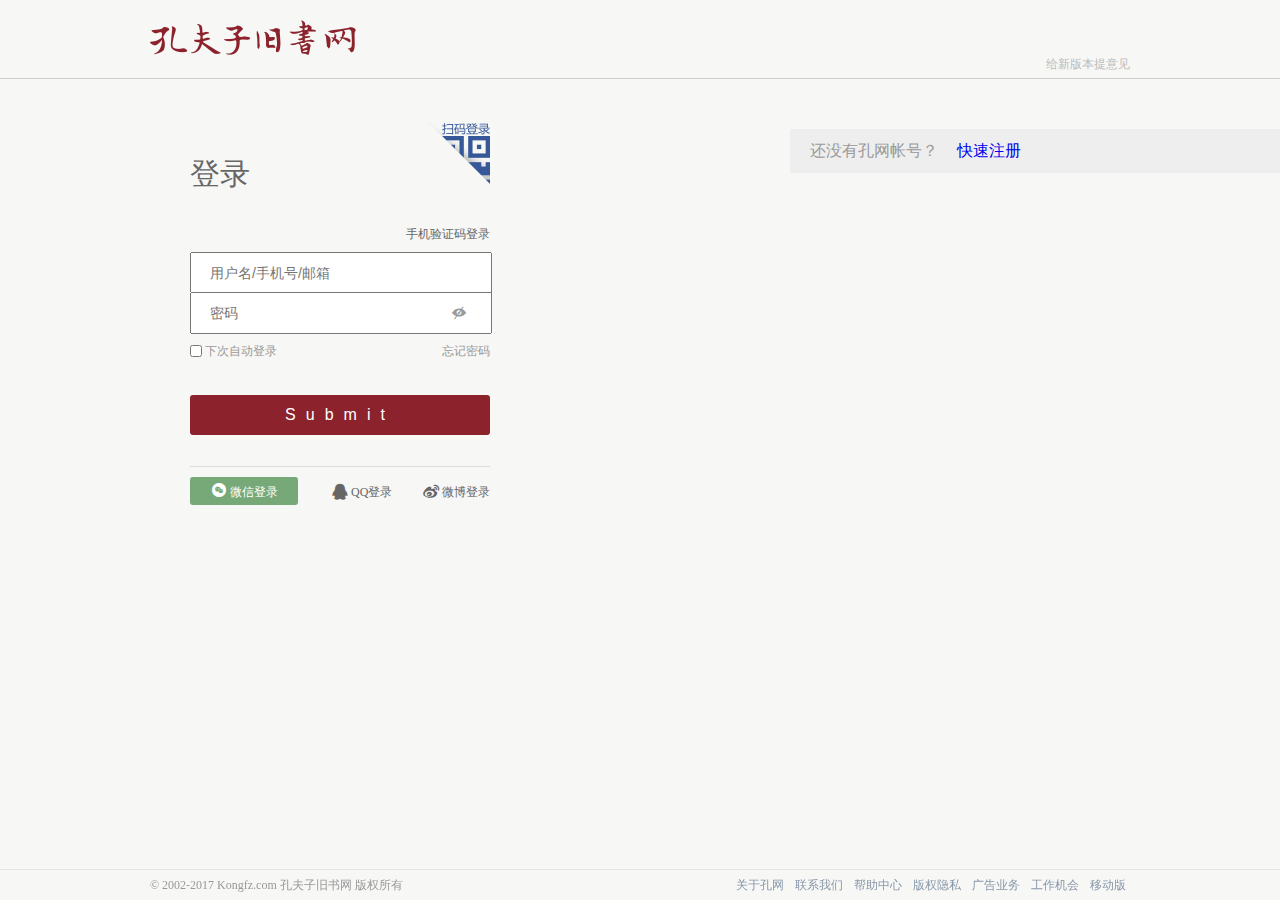
<file: html/login_regist.html>
<!DOCTYPE html>
<html lang="en">

<head>
    <meta charset="UTF-8">
    <meta name="viewport" content="width=device-width, initial-scale=1.0">
    <meta http-equiv="X-UA-Compatible" content="ie=edge">
    <title>Document</title>
    <link rel="stylesheet" href="../scss/login_regist.css">
    <link rel="stylesheet" href="../css/common_css/li_ul_a.css">
    <link rel="stylesheet" href="../css/iconfont/font_regist/iconfont.css">
    <link rel="stylesheet" href="../css/iconfont/font_regist1/iconfont.css">
    <script src="../dist/jquery.js"></script>
    <script src="../js/cookie.js"></script>
    <script src="../sys/ajax.js"></script>
</head>

<body>
    <!-- 头部 -->
    <header>
        <div class="head">
            <a href="./index.html" class="index_img">
                <img src="../image/img_regist/206.png" alt="">
            </a>
            <a href="javascript:;" class="suggest">
                给新版本提意见
            </a>
        </div>
    </header>
    <main>
        <!-- 注册页面 -->
        <div class="main_regist">
            <h3>注册</h3>
            <div class="info_zhuce">
                <div class="font_14">
                    手机号已被注册，请<a href="">登录</a>
                </div>
                <form action="" id="register">
                    <ul class="regist">
                        <!-- 手机号 -->
                        <li>
                            <div class="input_box">
                                <input type="text" name="phone" id="phone" placeholder="手机号">
                            </div>
                            <div class="pos_info ">
                                <span class="iconfont icon-jiantouzuo zhuce_shouji">请输入手机号</span>
                            </div>
                        </li>
                        <div class="border_bot"></div>
                        <!-- 验证码 -->
                        <li>
                            <input type="text" placeholder="短信验证码" id="message">
                            <a href="javascript:;" class="sendIns sendInsz">获取验证码</a>
                            <i style="display: none;"></i>
                            <div class="pos_info ">
                                <span class="iconfont icon-jiantouzuo">短信验证码错误</span>
                            </div>
                        </li>
                        <div class="border_bot"></div>
                        <!-- 用户名 -->
                        <li>
                            <input type="text" placeholder="用户名（昵称），注册后不可更改" id="username">
                            <div class="pos_info ">
                                <span class="iconfont icon-jiantouzuo">请输入用户名</span>
                            </div>
                        </li>
                        <div class="border_bot"></div>
                        <!-- 设置密码 -->
                        <li>
                            <input type="password" placeholder="设置密码" id="password">
                            <a href="javascript:;" class="yanjing"><span id="togglePassword"
                                    class="iconfont icon-biyan"></span></a>
                                    <div>
                            <div class="pos_info">
                                <span class="iconfont icon-jiantouzuo">请设置密码</span>
                            </div>
                            <div class="pos_info pos_info_p pos_info_l">
                                <span class="iconfont icon-jiantouzuo">密码安全度：低</span>
                            </div>
                            <div class="pos_info pos_info_p pos_info_m">
                                <span class="iconfont icon-jiantouzuo">密码安全度：中</span>
                            </div>
                            <div class="pos_info pos_info_p pos_info_h">
                                <span class="iconfont icon-jiantouzuo">密码安全度：高</span>
                            </div>
                        </div>
                        </li>
                    </ul>
                    <!-- 协议 -->
                    <div class="xieyi">
                        <input type="checkbox" checked="checked" class="dianji_xieyi"   >
                        <span>我已阅读并接受孔网</span>
                        <a href="javascript:;">《服务协议》</a>和
                        <a href="javascript:;">《账户协议》</a>
                    </div>
                    <!-- 注册 -->
                    <div class="m_t">
                        <input type="text" value="注 册" id="submit" readonly>
                    </div>
                </form>
            </div>
        </div>
        <!-- 登录页面 -->
        <div class="main_login">
            <!-- 手机验证码和账号登录 -->
            <div class="login_box" style="display: block;">
                <h3>登录</h3>
                <img src="../image/img_regist/saoman.png" class="img_scan" alt="" style="width:62px;height: 62px;">
                <div class="wrap_300">
                    <div class="youbiandianji youbiandianji_f">
                        <a href="javascript:;" class="yanzhengma yanzhengma_f">
                            手机验证码登录
                        </a>
                    </div>
                    <div class="youbiandianji youbiandianji_l" style="display: none;">
                        <a href="javascript:;" class="yanzhengma yanzhengma_l">
                            其他登录方式
                        </a>
                    </div>

                    <!-- 用户账号密码登录 -->
                    <form  id="login" style="display: block;">
                        <ul>
                            <!-- 用户名 -->
                            <li>
                                <div class="login_in_user">
                                    <input type="text" placeholder="用户名/手机号/邮箱" id="login_username">
                                </div>
                                <div class="pos_info">
                                    <span class="iconfont icon-jiantouzuo">请输入用户名</span>
                                </div>
                            </li>
                            <div class="border_bot"></div>
                            <!-- 密码 -->
                            <li>
                                <div class="login_in_pwd">
                                    <input type="password" placeholder="密码" id="login_password">
                                </div>
                                <a href="javascript:;" class="yanjing1"><span id="togglePassword1"
                                    class="iconfont icon-biyan"></span></a>
                                <div class="pos_info">
                                    <span class="iconfont icon-jiantouzuo">请输入密码</span>
                                </div>
                            </li>
                        </ul>
                        <!-- 协议 -->
                        <div class="xieyi">
                            <div class="xieyi_l">
                                <input type="checkbox">
                                <span>下次自动登录</span>
                            </div>
                            <div class="xieyi_r">
                                <a href="">忘记密码</a>
                            </div>
                        </div>

                        <!-- login_submit -->
                        <div class="login_submit">
                            <input type="submit" placeholder="登录" id="login_in_sub" >
                        </div>

                        <div class="kongbai" style="display: block;"></div>
                        <!-- 下面其他网站 -->
                        <div class="other_web other_web1" style="display: block;">
                            <a href="javascript:;" class="wecheat">
                                <span class="iconfont icon-weixin"></span>
                                微信登录
                            </a>
                            <a href="javascript:;" class="qicq">
                                <span class="iconfont icon-0052"></span>
                                QQ登录
                            </a>
                            <a href="javascript:;" class="weibo">
                                <span class="iconfont icon-weibo"></span>
                                微博登录
                            </a>
                        </div>
                    </form>

                    <!-- 手机验证码登录 -->
                    <form  id="login_ph">
                        <div class="font_15">手机号未被注册，立即<a href="javascript:;">注册</a></div>
                        <ul class="login_ph_list">
                            <!-- 手机号 -->
                            <li>
                                <div class="login_phone">
                                    <input type="text" placeholder="手机号" id="ph_y">
                                </div>
                                <div class="pos_info">
                                    <span class="iconfont icon-jiantouzuo">请输入手机号</span>
                                </div>
                            </li>
                            <div class="border_bot"></div>
                            <!-- 验证码 -->
                            <li>
                                <div class="login_message">
                                    <input type="text" placeholder="短信验证码" id="message_y">
                                </div>
                                <a href="javascript:;" class="sendIns sendInsy">获取验证码</a>
                                <i style="display:none;"></i>
                                <div class="pos_info">
                                    <span class="iconfont icon-jiantouzuo">短信验证码错误</span>
                                </div>
                            </li>

                            <div class="border_bot hide_border_bot" style="display: block;"></div>
                            <li style="display: none;" class="dis_hide">
                                <input type="password" placeholder="设置新密码" id="ph_password">
                                <a href="javascript:;" class="yanjing2"><span id="togglePassword2" class="iconfont icon-biyan"></span></a>
                                <div class="pos_info">
                                    <span class="iconfont icon-jiantouzuo">请设置密码</span>
                                </div>
                            </li>
                        </ul>
                        <div class="mk_pwd">
                            <a href="javascript:;" class="show_pass">设置新密码方便下次登录</a>
                            <span class="iconfont icon-shuangxiajiantou"></span>
                        </div>
                        <div class="login_ph_sub">
                            <input type="submit"  value="登录" id="login_ph_sub">
                        </div>
                    </form>
                </div>

            </div>


            <!-- 扫码登录 -->
            <div class="scan" style="display: none;">
                <h3>扫码登录</h3>
                <span class="sao_de">免输入 / 更快 / 更安全</span>
                <img src="../image/img_regist/numbern.png" alt="" class="scan_img">
                <div class="scan_content">
                    <img src="../image/img_regist/show.png" alt="">
                    <span>请用最新版<a href="">孔网客户端</a>扫描</span>
                </div>

                <div style="width: 300px;height: 1px;margin-top:30px;border-top:1px solid #ccc"></div>

                <div class="other_web other_web2" style="display: block;">
                    <a href="javascript:;" class="wecheat">
                        <span class="iconfont icon-weixin"></span>
                        微信登录
                    </a>
                    <a href="javascript:;" class="qicq">
                        <span class="iconfont icon-0052"></span>
                        QQ登录
                    </a>
                    <a href="javascript:;" class="weibo">
                        <span class="iconfont icon-weibo"></span>
                        微博登录
                    </a>
                </div>
            </div>


        </div>
        <!-- 右边 -->
        <div class="right_box right_box1 right_box_hide">
            <!-- 点击切换登录与注册 -->
            <div class="info_box ">
                <span class="have_code">已有孔网账号</span>
                <a href="javascript:;" class="to_login_in to_login_in1">快速登录</a>
            </div>
        </div>

        <div class="right_box right_box2">
            <div class="info_box">
                <span class="have_code">还没有孔网帐号？</span>
                <a href="javascript:;" class="to_login_in to_login_in2">快速注册</a>
            </div>
        </div>

        <div style="height: 30px;"></div>
    </main>


    <!-- 尾部 -->
    <footer>
        <div class="footer">
            <div class="footer_left">
                © 2002-2017 Kongfz.com 孔夫子旧书网 版权所有
            </div>
            <div class="footer_right">
                <a href="javascript:;">关于孔网</a>
                <a href="javascript:;">联系我们</a>
                <a href="javascript:;">帮助中心</a>
                <a href="javascript:;">版权隐私</a>
                <a href="javascript:;">广告业务</a>
                <a href="javascript:;">工作机会</a>
                <a href="javascript:;">移动版</a>
            </div>
        </div>
    </footer>
</body>
<script src="../js/login_regist.js"></script>

</html>
</file>
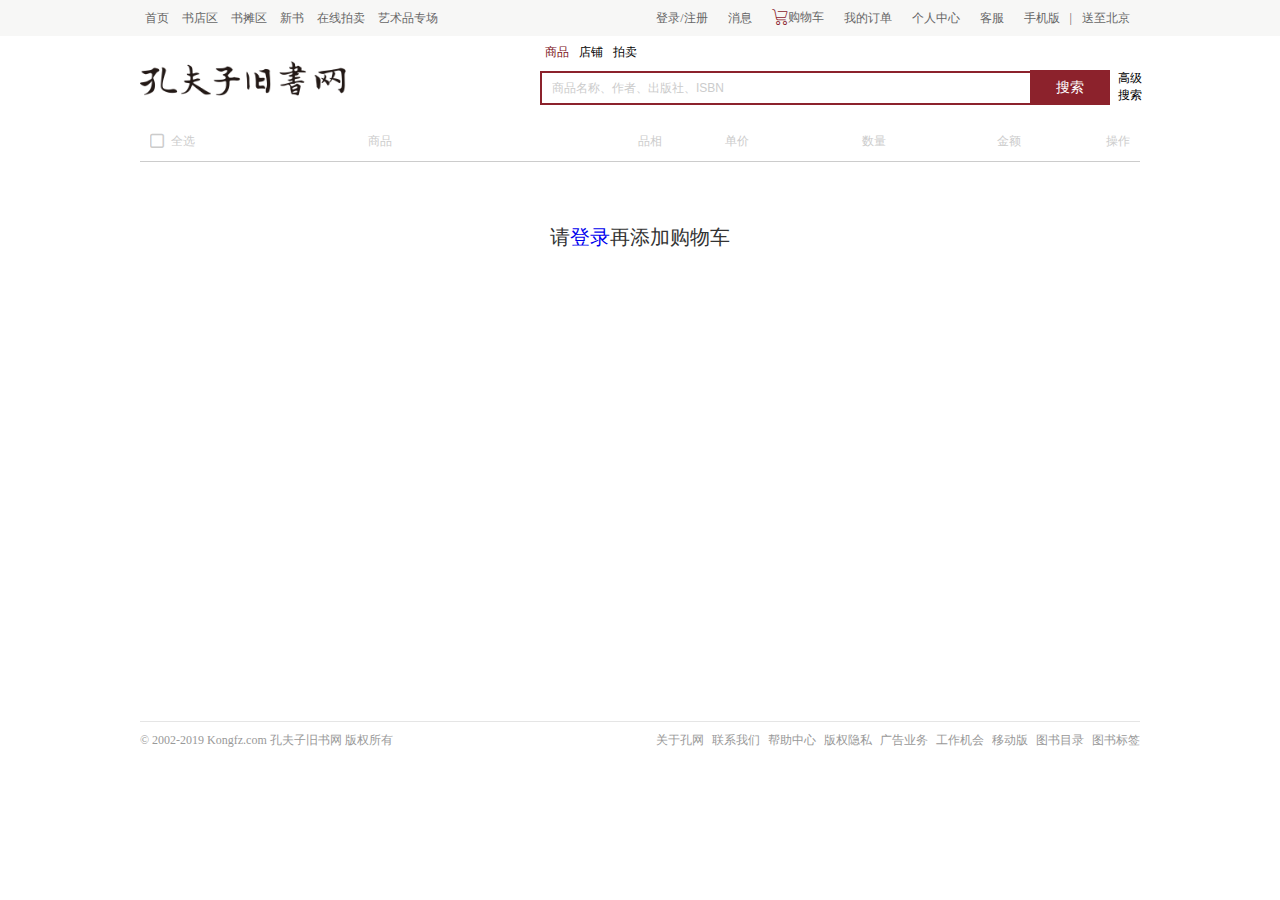
<file: html/shoping.html>
<!DOCTYPE html>
<html lang="en">

<head>
    <meta charset="UTF-8">
    <meta name="viewport" content="width=device-width, initial-scale=1.0">
    <meta http-equiv="X-UA-Compatible" content="ie=edge">
    <script src="../js/cookie.js"></script>
    <script src="../dist/jquery.js"></script>
    <link rel="stylesheet" href="../css/common_css/li_ul_a.css">
    <link rel="stylesheet" href="../css/iconfont/font_main/iconfont.css">
    <link rel="stylesheet" href="../css/shoping.css">
    <link rel="stylesheet" href="../css/shopingcom.css">
    <title>Document</title>
</head>

<body>
    <header style="background: #f7f7f6">

        <div class="header"">
                            <!-- 头部左边 -->
                            <div class=" header_left">
            <a href="javascript:;">首页</a>
            <a href="javascript:;">书店区</a>
            <a href="javascript:;">书摊区</a>
            <a href="javascript:;">新书</a>
            <a href="javascript:;">在线拍卖</a>
            <a href="javascript:;">艺术品专场</a>
        </div>

        <div class="header_right">
            <a href="javascript:;" class="login_show login_show_h">登录/注册
                <div class="login_re">
                    <p class="login_re_1 login_re_0">登录</p>
                    <p class="login_re_1 login_re_2">免费注册</p>
                    <div>
                        <p class="login_re_s">其他方式</p>
                        <div class="login_re_in">
                            <span class="iconfont icon-weixin" style="color: green"></span>
                            <p>微信</p>
                        </div>
                        <div class="login_re_in">
                            <span class="iconfont icon-qq" style="color: blue"></span>
                            <p>QQ</p>
                        </div>
                        <div class="login_re_in">
                            <span class="iconfont icon-weibo" style="color: #8c222c"></span>
                            <p>微博</p>
                        </div>
                    </div>


                </div>
            </a>
            <div class="login_show_name" style="float: left;">欢迎 &nbsp;<a class="click_out" href="javascript:;"
                    style="color: #8c222c;"></a></div>
            <a href="javascript:;" class="header_xiahua">消息</a>
            <a href="javascript:;" class="header_xiahua header_xiahua2"> <span style="color: #8c222c"
                    class="iconfont icon-gouwuche"></span> 购物车</a>
            <a href="javascript:;" class="header_xiahua">我的订单</a>
            <a href="javascript:;" class="header_xiahua">个人中心
                <div class="per_center">
                    <div class="per_center_cen">
                        <p><span class="iconfont icon-dianpu"></span>店铺</p>
                        <hr>
                        <p>我的订单</p>
                        <p>收藏</p>

                        <p><span class="iconfont icon-paimai"></span>拍卖</p>
                        <p>拍卖交易</p>
                        <p>我的竞拍</p>
                        <p>收藏</p>
                    </div>
                    <hr>

                    <p>我的好友</p>
                    <p>资金账户</p>

                </div>
            </a>
            <a href="javascript:;" class="kefu">客服
                <div class="kefu_show">
                    <p><span class="iconfont icon-icon_help"></span>帮助中心</p>
                    <p><span class="iconfont icon-kefu"></span>在线留言</p>
                </div>
            </a>
            <a href="javascript:;" class="header_xiahua header_xiahua1">手机版
                <div class="header_xiahua1_hide">
                    <img src="../image/img_regist/show.png" alt="">
                    <p>iOS·android</p>
                </div>
            </a>
            <span>|</span>
            <a href="javascript:;" class="dizhi_b">
                <span>送至</span><span class="dizhi">北京</span>
                <div class="dizhi_hide dizhi_hide1">
                    <p class="bc_c bc_cc">北京</p>
                    <p class="bc_cc">上海</p>
                    <p class="bc_cc">天津</p>
                    <p class="bc_cc">南京</p>
                    <p class="bc_cc">广东</p>
                    <p class="bc_cc">深圳</p>
                    <p class="bc_cc">杭州</p>
                    <p class="bc_cc">成都</p>
                </div>
            </a>
        </div>
        </div>
    </header>
    <!-- 导航部分 -->
    <nav>
        <div class="nav">
            <!-- 左边 -->
            <div class="nav_left">
                <a href="./index.html"><img src="../image/img_main/logo-250.png" alt=""></a>
            </div>
            <!-- 右边 -->
            <div class="nav_right">

                <div class="n_r_choice">
                    <p class="n_r_choice_p1" style="color: #7b111b">商品</p>
                    <p class="n_r_choice_p2">店铺</p>
                    <p class="n_r_choice_p3">拍卖</p>
                </div>
                <p class="n_r_jiaobiao"></p>
                <div class="search_i">
                    <input type="text" class="search_inp" value="商品名称、作者、出版社、ISBN">
                    <button>搜索</button>
                    <p class="high_ser">高级搜索</p>
                </div>

            </div>
        </div>
    </nav>

    <!-- 主体部分 -->
    <main>
        <div class="main_header">
            <!-- 头部标题-->
            <div class="main_head">
                <div class="pull_left th_check">
                    <div class="select_all">
                        <div class="check_box">
                            <input type="check" name value>
                            <label>
                                <span class="iconfont select-all icon-gouxuankuang"></span>
                            </label>
                        </div>
                        全选
                    </div>
                </div>
                <div class="pull_left th_item">
                    <div class="btgoods">商品</div>
                </div>
                <div class="pull_left th_pin">品相</div>
                <div class="pull_left th_price">单价</div>
                <div class="pull_left th_num">数量</div>
                <div class="pull_left th_price_rig">金额</div>
                <div class="pull_right th_edit">
                    <div class="inner">操作</div>
                </div>
            </div>
            <!-- 内容 -->
            <div class="order_content">
                <!--   <ul>
                     <li class="pull_left td-check">
                        <div class="check_top">
                            <div class="check-box">
                                <input type="checkbox" name value>
                                <label for="">
                                    <span class="iconfont icon-gouxuankuang"></span>
                                </label>
                            </div>
                        </div>
                    </li> -->

                <!-- <li class="pull_left td-item">
                        <!-- 图文 
                        <div class="td-inner">
                                <!-- 图片
                            <div class="cart_pic pull_left">
                                <a href="javascript:;">
                                    <img src="https://www.kfzimg.com/G06/M00/D5/10/p4YBAFqYt2WAfBu9AAFY2ggtiYc881_s.jpg" alt="">
                                </a>
                            </div>
                            <!-- 文字 
                            <div class="text_box">
                                <a href="javascript:;" class="shopname">关键对话</a>
                            </div>
                        </div>
                    </li>
                    <li class="pull_left td-pin">
                        <div class="td-inner">
                            全新
                        </div>
                    </li>
                    <li class="pull_left td-price">
                        <div class="td-inner">
                            8.80
                        </div>
                    </li>
                    <li class="pull_left td-num">
                        <div class="td-inner">
                            <div class="input_box">
                                <a href="javascript:;" class="btn_book_minus">-</a>
                                <input type="text" value="1" maxlength="3">
                                <a href="javascrpt:;" class>+</a>
                            </div>
                            <div class="stock_info">
                                库存仅剩12件
                            </div>
                        </div>
                    </li>
                    <li class="pull_left td-price-rig">
                        <div class="td-price-rig-title">
                            8.80
                        </div>
                    </li>
                    <li class="pull_right th-edit">
                        <div class="td-inner">
                                <p>
                                    <a href="javascript:;">删除</a>
                                </p>
                        </div>
                        <div class="td_hide">
                            <p>确定删除吗？</p>
                            <div class="m_t10">
                                <a href="javascript:;" class="btn_cancel ">取消</a>
                                <a href="javascript:;" class="btn_del">删除</a>
                            </div>
                        </div>

                    </li>
                </ul> -->
            </div>
            <!-- <div class="gray_box">
                <div class="gray_box_cont">
                    <div class="clearfix">
                        <!-- 左边 
                        <div class="cart_opration">
                            <div class="m_r12">
                              <!--   全选 
                                <div class="section_all">
                                  <!--   选择框 
                                    <div class="check_box">
                                        <input type="checkbox" name="" value="">
                                        <label><span class="iconfont icon-gouxuankuang"></span></label>
                                    </div>
                                    全选
                                </div>
                            </div>
                        </div>
                         右边个 
                        <div class="btn_submit">
                            <a href="javascript:;" class="btn_pay">去结算</a>
                        </div>
                        <!-- 中间一个 
                        <div class="cart_sta_box">
                            <span class="pull-left">已选
                                <span class="red fb" name="cartSecBookNum">0</span>件商品, 
                            </span>
                            <span>合计（不含运费）</span>
                            <div class="m_r20 red">
                                <span class="font18">￥</span>
                                <span class="font26" name="cartTotalPrice">100</span>
                            </div>
                        </div>
                    </div>
                </div>
            </div> -->



        </div>
    </main>











    <!-- 底部 -->
    <footer>
        <div class="footer">
            <div class="footer_l">
                <p>© 2002-2019 Kongfz.com 孔夫子旧书网 版权所有</p>
            </div>
            <div class="footer_r">
                <a href="javascript:;">关于孔网</a>
                <a href="javascript:;">联系我们</a>
                <a href="javascript:;">帮助中心</a>
                <a href="javascript:;">版权隐私</a>
                <a href="javascript:;">广告业务</a>
                <a href="javascript:;">工作机会</a>
                <a href="javascript:;">移动版</a>
                <a href="javascript:;">图书目录</a>
                <a href="javascript:;">图书标签</a>
            </div>
        </div>
    </footer>
</body>
<script src="../js/shopingcom.js"></script>
<script src="..//js/shoping.js"></script>

</html>
</file>
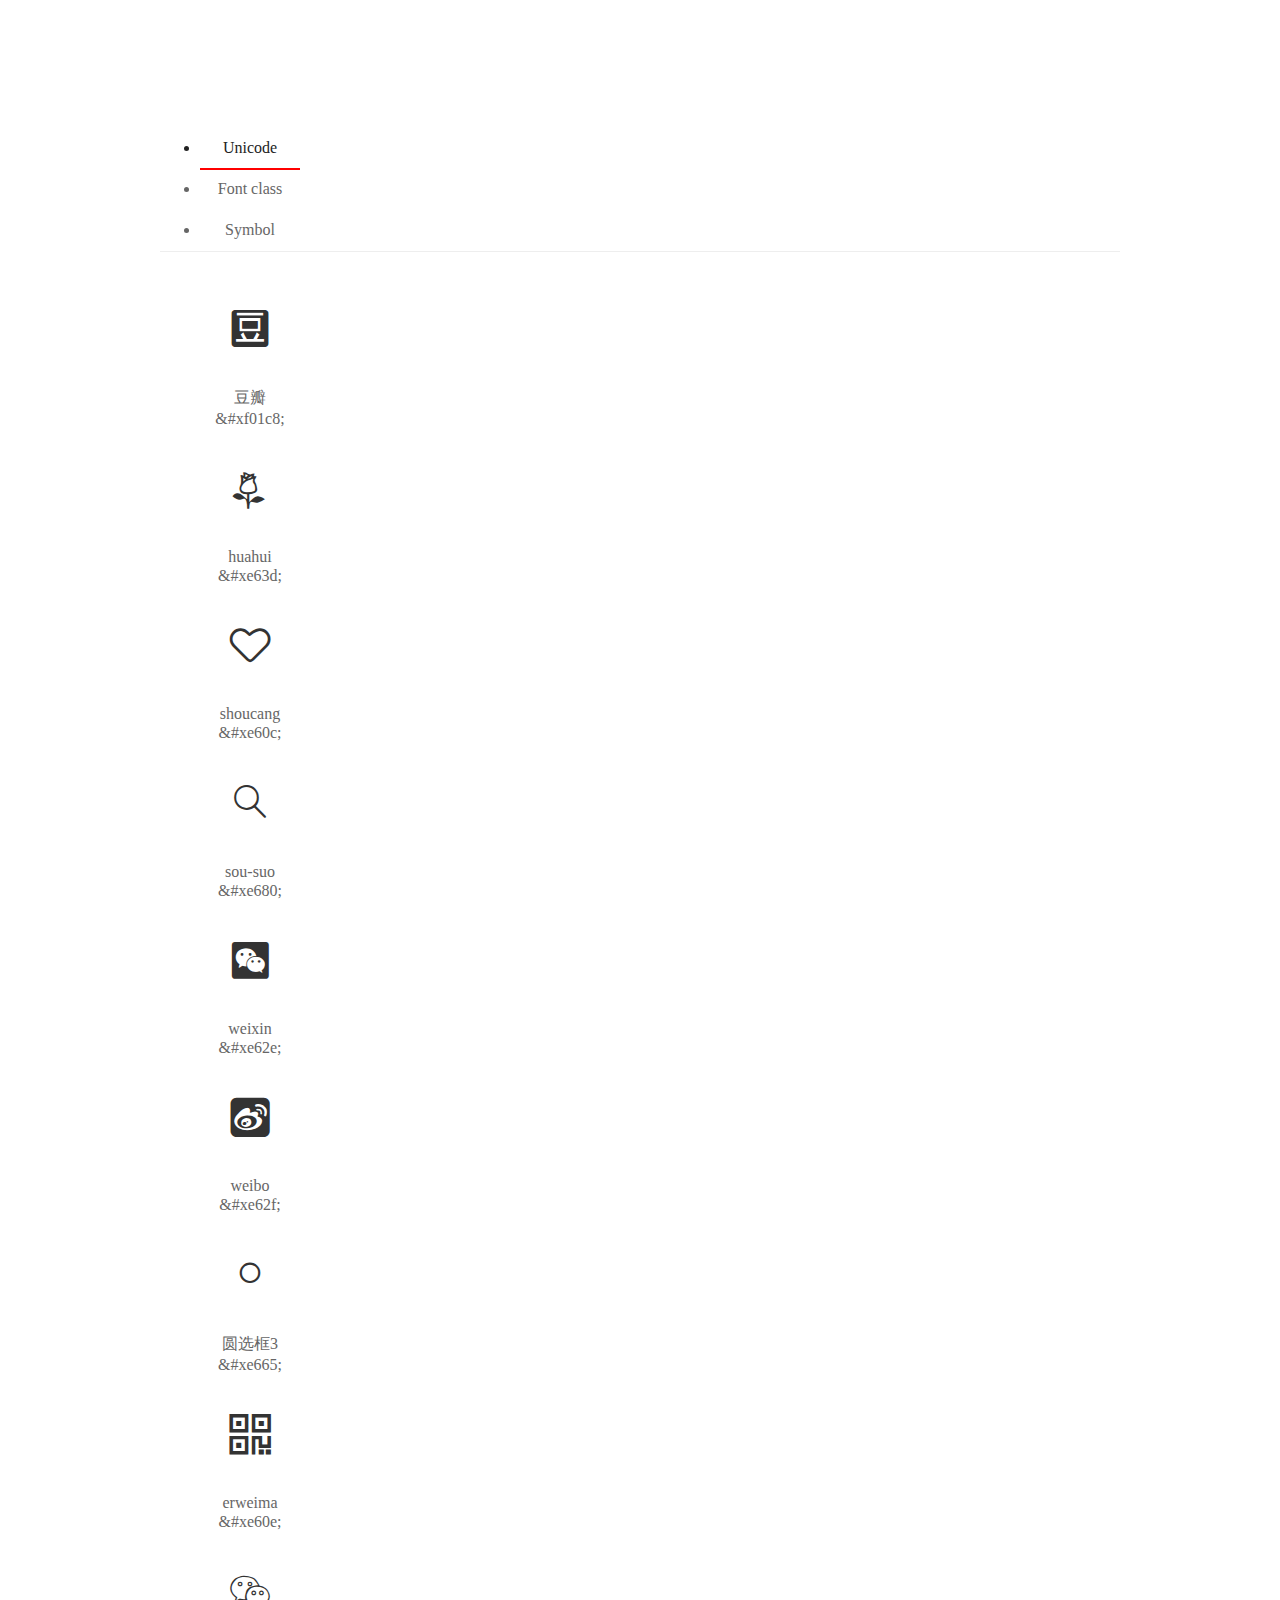
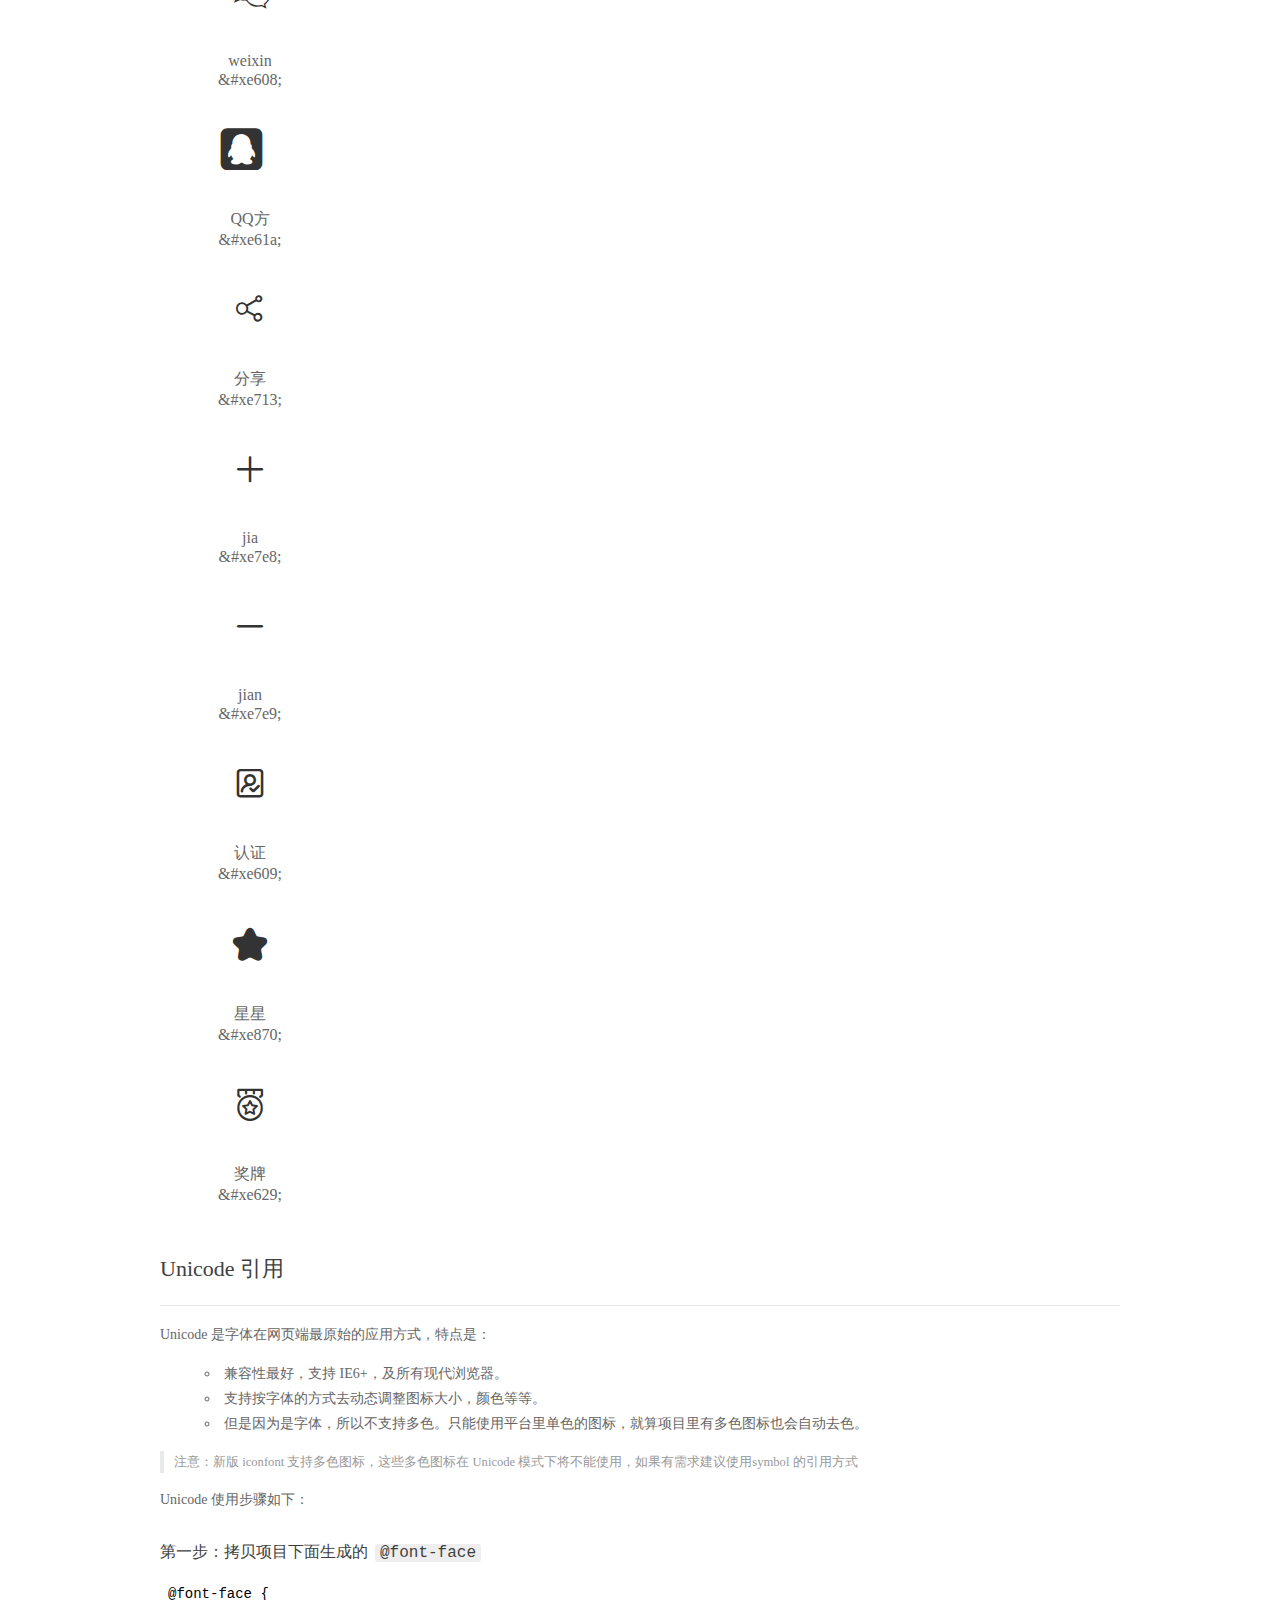
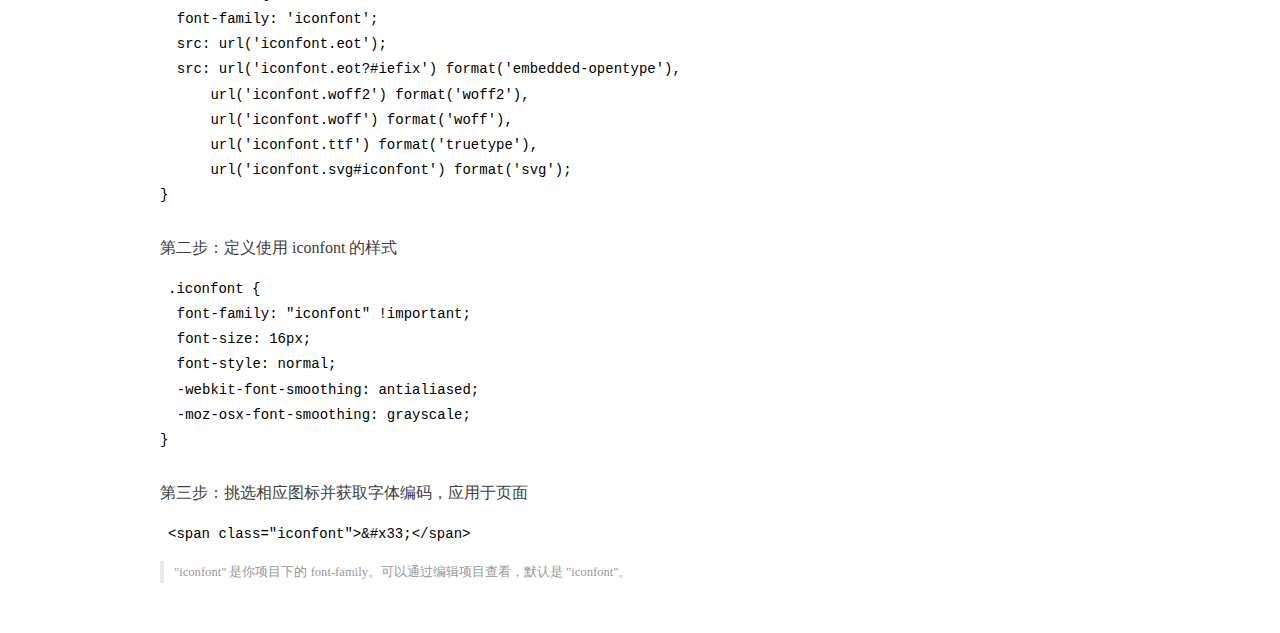
<file: css/iconfont/font_des/demo_index.html>
<!DOCTYPE html>
<html>
<head>
  <meta charset="utf-8"/>
  <title>IconFont Demo</title>
  <link rel="shortcut icon" href="https://gtms04.alicdn.com/tps/i4/TB1_oz6GVXXXXaFXpXXJDFnIXXX-64-64.ico" type="image/x-icon"/>
  <link rel="stylesheet" href="https://g.alicdn.com/thx/cube/1.3.2/cube.min.css">
  <link rel="stylesheet" href="demo.css">
  <link rel="stylesheet" href="iconfont.css">
  <script src="iconfont.js"></script>
  <!-- jQuery -->
  <script src="https://a1.alicdn.com/oss/uploads/2018/12/26/7bfddb60-08e8-11e9-9b04-53e73bb6408b.js"></script>
  <!-- 代码高亮 -->
  <script src="https://a1.alicdn.com/oss/uploads/2018/12/26/a3f714d0-08e6-11e9-8a15-ebf944d7534c.js"></script>
</head>
<body>
  <div class="main">
    <h1 class="logo"><a href="https://www.iconfont.cn/" title="iconfont 首页" target="_blank">&#xe86b;</a></h1>
    <div class="nav-tabs">
      <ul id="tabs" class="dib-box">
        <li class="dib active"><span>Unicode</span></li>
        <li class="dib"><span>Font class</span></li>
        <li class="dib"><span>Symbol</span></li>
      </ul>
      
    </div>
    <div class="tab-container">
      <div class="content unicode" style="display: block;">
          <ul class="icon_lists dib-box">
          
            <li class="dib">
              <span class="icon iconfont">&#xf01c8;</span>
                <div class="name">豆瓣</div>
                <div class="code-name">&amp;#xf01c8;</div>
              </li>
          
            <li class="dib">
              <span class="icon iconfont">&#xe63d;</span>
                <div class="name">huahui</div>
                <div class="code-name">&amp;#xe63d;</div>
              </li>
          
            <li class="dib">
              <span class="icon iconfont">&#xe60c;</span>
                <div class="name">shoucang</div>
                <div class="code-name">&amp;#xe60c;</div>
              </li>
          
            <li class="dib">
              <span class="icon iconfont">&#xe680;</span>
                <div class="name">sou-suo</div>
                <div class="code-name">&amp;#xe680;</div>
              </li>
          
            <li class="dib">
              <span class="icon iconfont">&#xe62e;</span>
                <div class="name">weixin</div>
                <div class="code-name">&amp;#xe62e;</div>
              </li>
          
            <li class="dib">
              <span class="icon iconfont">&#xe62f;</span>
                <div class="name">weibo</div>
                <div class="code-name">&amp;#xe62f;</div>
              </li>
          
            <li class="dib">
              <span class="icon iconfont">&#xe665;</span>
                <div class="name">圆选框3</div>
                <div class="code-name">&amp;#xe665;</div>
              </li>
          
            <li class="dib">
              <span class="icon iconfont">&#xe60e;</span>
                <div class="name">erweima</div>
                <div class="code-name">&amp;#xe60e;</div>
              </li>
          
            <li class="dib">
              <span class="icon iconfont">&#xe608;</span>
                <div class="name">weixin</div>
                <div class="code-name">&amp;#xe608;</div>
              </li>
          
            <li class="dib">
              <span class="icon iconfont">&#xe61a;</span>
                <div class="name">QQ方</div>
                <div class="code-name">&amp;#xe61a;</div>
              </li>
          
            <li class="dib">
              <span class="icon iconfont">&#xe713;</span>
                <div class="name">分享</div>
                <div class="code-name">&amp;#xe713;</div>
              </li>
          
            <li class="dib">
              <span class="icon iconfont">&#xe7e8;</span>
                <div class="name">jia</div>
                <div class="code-name">&amp;#xe7e8;</div>
              </li>
          
            <li class="dib">
              <span class="icon iconfont">&#xe7e9;</span>
                <div class="name">jian</div>
                <div class="code-name">&amp;#xe7e9;</div>
              </li>
          
            <li class="dib">
              <span class="icon iconfont">&#xe609;</span>
                <div class="name">认证</div>
                <div class="code-name">&amp;#xe609;</div>
              </li>
          
            <li class="dib">
              <span class="icon iconfont">&#xe870;</span>
                <div class="name">星星</div>
                <div class="code-name">&amp;#xe870;</div>
              </li>
          
            <li class="dib">
              <span class="icon iconfont">&#xe629;</span>
                <div class="name">奖牌</div>
                <div class="code-name">&amp;#xe629;</div>
              </li>
          
          </ul>
          <div class="article markdown">
          <h2 id="unicode-">Unicode 引用</h2>
          <hr>

          <p>Unicode 是字体在网页端最原始的应用方式，特点是：</p>
          <ul>
            <li>兼容性最好，支持 IE6+，及所有现代浏览器。</li>
            <li>支持按字体的方式去动态调整图标大小，颜色等等。</li>
            <li>但是因为是字体，所以不支持多色。只能使用平台里单色的图标，就算项目里有多色图标也会自动去色。</li>
          </ul>
          <blockquote>
            <p>注意：新版 iconfont 支持多色图标，这些多色图标在 Unicode 模式下将不能使用，如果有需求建议使用symbol 的引用方式</p>
          </blockquote>
          <p>Unicode 使用步骤如下：</p>
          <h3 id="-font-face">第一步：拷贝项目下面生成的 <code>@font-face</code></h3>
<pre><code class="language-css"
>@font-face {
  font-family: 'iconfont';
  src: url('iconfont.eot');
  src: url('iconfont.eot?#iefix') format('embedded-opentype'),
      url('iconfont.woff2') format('woff2'),
      url('iconfont.woff') format('woff'),
      url('iconfont.ttf') format('truetype'),
      url('iconfont.svg#iconfont') format('svg');
}
</code></pre>
          <h3 id="-iconfont-">第二步：定义使用 iconfont 的样式</h3>
<pre><code class="language-css"
>.iconfont {
  font-family: "iconfont" !important;
  font-size: 16px;
  font-style: normal;
  -webkit-font-smoothing: antialiased;
  -moz-osx-font-smoothing: grayscale;
}
</code></pre>
          <h3 id="-">第三步：挑选相应图标并获取字体编码，应用于页面</h3>
<pre>
<code class="language-html"
>&lt;span class="iconfont"&gt;&amp;#x33;&lt;/span&gt;
</code></pre>
          <blockquote>
            <p>"iconfont" 是你项目下的 font-family。可以通过编辑项目查看，默认是 "iconfont"。</p>
          </blockquote>
          </div>
      </div>
      <div class="content font-class">
        <ul class="icon_lists dib-box">
          
          <li class="dib">
            <span class="icon iconfont icon-douban"></span>
            <div class="name">
              豆瓣
            </div>
            <div class="code-name">.icon-douban
            </div>
          </li>
          
          <li class="dib">
            <span class="icon iconfont icon-huahui"></span>
            <div class="name">
              huahui
            </div>
            <div class="code-name">.icon-huahui
            </div>
          </li>
          
          <li class="dib">
            <span class="icon iconfont icon-iconfontshoucang"></span>
            <div class="name">
              shoucang
            </div>
            <div class="code-name">.icon-iconfontshoucang
            </div>
          </li>
          
          <li class="dib">
            <span class="icon iconfont icon-search"></span>
            <div class="name">
              sou-suo
            </div>
            <div class="code-name">.icon-search
            </div>
          </li>
          
          <li class="dib">
            <span class="icon iconfont icon-weixin"></span>
            <div class="name">
              weixin
            </div>
            <div class="code-name">.icon-weixin
            </div>
          </li>
          
          <li class="dib">
            <span class="icon iconfont icon-weibo"></span>
            <div class="name">
              weibo
            </div>
            <div class="code-name">.icon-weibo
            </div>
          </li>
          
          <li class="dib">
            <span class="icon iconfont icon-yuanxuankuang1"></span>
            <div class="name">
              圆选框3
            </div>
            <div class="code-name">.icon-yuanxuankuang1
            </div>
          </li>
          
          <li class="dib">
            <span class="icon iconfont icon-erweima"></span>
            <div class="name">
              erweima
            </div>
            <div class="code-name">.icon-erweima
            </div>
          </li>
          
          <li class="dib">
            <span class="icon iconfont icon-weixin1"></span>
            <div class="name">
              weixin
            </div>
            <div class="code-name">.icon-weixin1
            </div>
          </li>
          
          <li class="dib">
            <span class="icon iconfont icon-QQfang"></span>
            <div class="name">
              QQ方
            </div>
            <div class="code-name">.icon-QQfang
            </div>
          </li>
          
          <li class="dib">
            <span class="icon iconfont icon-fenxiang"></span>
            <div class="name">
              分享
            </div>
            <div class="code-name">.icon-fenxiang
            </div>
          </li>
          
          <li class="dib">
            <span class="icon iconfont icon-jia"></span>
            <div class="name">
              jia
            </div>
            <div class="code-name">.icon-jia
            </div>
          </li>
          
          <li class="dib">
            <span class="icon iconfont icon-jian"></span>
            <div class="name">
              jian
            </div>
            <div class="code-name">.icon-jian
            </div>
          </li>
          
          <li class="dib">
            <span class="icon iconfont icon-icon-test"></span>
            <div class="name">
              认证
            </div>
            <div class="code-name">.icon-icon-test
            </div>
          </li>
          
          <li class="dib">
            <span class="icon iconfont icon-xingxing"></span>
            <div class="name">
              星星
            </div>
            <div class="code-name">.icon-xingxing
            </div>
          </li>
          
          <li class="dib">
            <span class="icon iconfont icon-medal"></span>
            <div class="name">
              奖牌
            </div>
            <div class="code-name">.icon-medal
            </div>
          </li>
          
        </ul>
        <div class="article markdown">
        <h2 id="font-class-">font-class 引用</h2>
        <hr>

        <p>font-class 是 Unicode 使用方式的一种变种，主要是解决 Unicode 书写不直观，语意不明确的问题。</p>
        <p>与 Unicode 使用方式相比，具有如下特点：</p>
        <ul>
          <li>兼容性良好，支持 IE8+，及所有现代浏览器。</li>
          <li>相比于 Unicode 语意明确，书写更直观。可以很容易分辨这个 icon 是什么。</li>
          <li>因为使用 class 来定义图标，所以当要替换图标时，只需要修改 class 里面的 Unicode 引用。</li>
          <li>不过因为本质上还是使用的字体，所以多色图标还是不支持的。</li>
        </ul>
        <p>使用步骤如下：</p>
        <h3 id="-fontclass-">第一步：引入项目下面生成的 fontclass 代码：</h3>
<pre><code class="language-html">&lt;link rel="stylesheet" href="./iconfont.css"&gt;
</code></pre>
        <h3 id="-">第二步：挑选相应图标并获取类名，应用于页面：</h3>
<pre><code class="language-html">&lt;span class="iconfont icon-xxx"&gt;&lt;/span&gt;
</code></pre>
        <blockquote>
          <p>"
            iconfont" 是你项目下的 font-family。可以通过编辑项目查看，默认是 "iconfont"。</p>
        </blockquote>
      </div>
      </div>
      <div class="content symbol">
          <ul class="icon_lists dib-box">
          
            <li class="dib">
                <svg class="icon svg-icon" aria-hidden="true">
                  <use xlink:href="#icon-douban"></use>
                </svg>
                <div class="name">豆瓣</div>
                <div class="code-name">#icon-douban</div>
            </li>
          
            <li class="dib">
                <svg class="icon svg-icon" aria-hidden="true">
                  <use xlink:href="#icon-huahui"></use>
                </svg>
                <div class="name">huahui</div>
                <div class="code-name">#icon-huahui</div>
            </li>
          
            <li class="dib">
                <svg class="icon svg-icon" aria-hidden="true">
                  <use xlink:href="#icon-iconfontshoucang"></use>
                </svg>
                <div class="name">shoucang</div>
                <div class="code-name">#icon-iconfontshoucang</div>
            </li>
          
            <li class="dib">
                <svg class="icon svg-icon" aria-hidden="true">
                  <use xlink:href="#icon-search"></use>
                </svg>
                <div class="name">sou-suo</div>
                <div class="code-name">#icon-search</div>
            </li>
          
            <li class="dib">
                <svg class="icon svg-icon" aria-hidden="true">
                  <use xlink:href="#icon-weixin"></use>
                </svg>
                <div class="name">weixin</div>
                <div class="code-name">#icon-weixin</div>
            </li>
          
            <li class="dib">
                <svg class="icon svg-icon" aria-hidden="true">
                  <use xlink:href="#icon-weibo"></use>
                </svg>
                <div class="name">weibo</div>
                <div class="code-name">#icon-weibo</div>
            </li>
          
            <li class="dib">
                <svg class="icon svg-icon" aria-hidden="true">
                  <use xlink:href="#icon-yuanxuankuang1"></use>
                </svg>
                <div class="name">圆选框3</div>
                <div class="code-name">#icon-yuanxuankuang1</div>
            </li>
          
            <li class="dib">
                <svg class="icon svg-icon" aria-hidden="true">
                  <use xlink:href="#icon-erweima"></use>
                </svg>
                <div class="name">erweima</div>
                <div class="code-name">#icon-erweima</div>
            </li>
          
            <li class="dib">
                <svg class="icon svg-icon" aria-hidden="true">
                  <use xlink:href="#icon-weixin1"></use>
                </svg>
                <div class="name">weixin</div>
                <div class="code-name">#icon-weixin1</div>
            </li>
          
            <li class="dib">
                <svg class="icon svg-icon" aria-hidden="true">
                  <use xlink:href="#icon-QQfang"></use>
                </svg>
                <div class="name">QQ方</div>
                <div class="code-name">#icon-QQfang</div>
            </li>
          
            <li class="dib">
                <svg class="icon svg-icon" aria-hidden="true">
                  <use xlink:href="#icon-fenxiang"></use>
                </svg>
                <div class="name">分享</div>
                <div class="code-name">#icon-fenxiang</div>
            </li>
          
            <li class="dib">
                <svg class="icon svg-icon" aria-hidden="true">
                  <use xlink:href="#icon-jia"></use>
                </svg>
                <div class="name">jia</div>
                <div class="code-name">#icon-jia</div>
            </li>
          
            <li class="dib">
                <svg class="icon svg-icon" aria-hidden="true">
                  <use xlink:href="#icon-jian"></use>
                </svg>
                <div class="name">jian</div>
                <div class="code-name">#icon-jian</div>
            </li>
          
            <li class="dib">
                <svg class="icon svg-icon" aria-hidden="true">
                  <use xlink:href="#icon-icon-test"></use>
                </svg>
                <div class="name">认证</div>
                <div class="code-name">#icon-icon-test</div>
            </li>
          
            <li class="dib">
                <svg class="icon svg-icon" aria-hidden="true">
                  <use xlink:href="#icon-xingxing"></use>
                </svg>
                <div class="name">星星</div>
                <div class="code-name">#icon-xingxing</div>
            </li>
          
            <li class="dib">
                <svg class="icon svg-icon" aria-hidden="true">
                  <use xlink:href="#icon-medal"></use>
                </svg>
                <div class="name">奖牌</div>
                <div class="code-name">#icon-medal</div>
            </li>
          
          </ul>
          <div class="article markdown">
          <h2 id="symbol-">Symbol 引用</h2>
          <hr>

          <p>这是一种全新的使用方式，应该说这才是未来的主流，也是平台目前推荐的用法。相关介绍可以参考这篇<a href="">文章</a>
            这种用法其实是做了一个 SVG 的集合，与另外两种相比具有如下特点：</p>
          <ul>
            <li>支持多色图标了，不再受单色限制。</li>
            <li>通过一些技巧，支持像字体那样，通过 <code>font-size</code>, <code>color</code> 来调整样式。</li>
            <li>兼容性较差，支持 IE9+，及现代浏览器。</li>
            <li>浏览器渲染 SVG 的性能一般，还不如 png。</li>
          </ul>
          <p>使用步骤如下：</p>
          <h3 id="-symbol-">第一步：引入项目下面生成的 symbol 代码：</h3>
<pre><code class="language-html">&lt;script src="./iconfont.js"&gt;&lt;/script&gt;
</code></pre>
          <h3 id="-css-">第二步：加入通用 CSS 代码（引入一次就行）：</h3>
<pre><code class="language-html">&lt;style&gt;
.icon {
  width: 1em;
  height: 1em;
  vertical-align: -0.15em;
  fill: currentColor;
  overflow: hidden;
}
&lt;/style&gt;
</code></pre>
          <h3 id="-">第三步：挑选相应图标并获取类名，应用于页面：</h3>
<pre><code class="language-html">&lt;svg class="icon" aria-hidden="true"&gt;
  &lt;use xlink:href="#icon-xxx"&gt;&lt;/use&gt;
&lt;/svg&gt;
</code></pre>
          </div>
      </div>

    </div>
  </div>
  <script>
  $(document).ready(function () {
      $('.tab-container .content:first').show()

      $('#tabs li').click(function (e) {
        var tabContent = $('.tab-container .content')
        var index = $(this).index()

        if ($(this).hasClass('active')) {
          return
        } else {
          $('#tabs li').removeClass('active')
          $(this).addClass('active')

          tabContent.hide().eq(index).fadeIn()
        }
      })
    })
  </script>
</body>
</html>
</file>
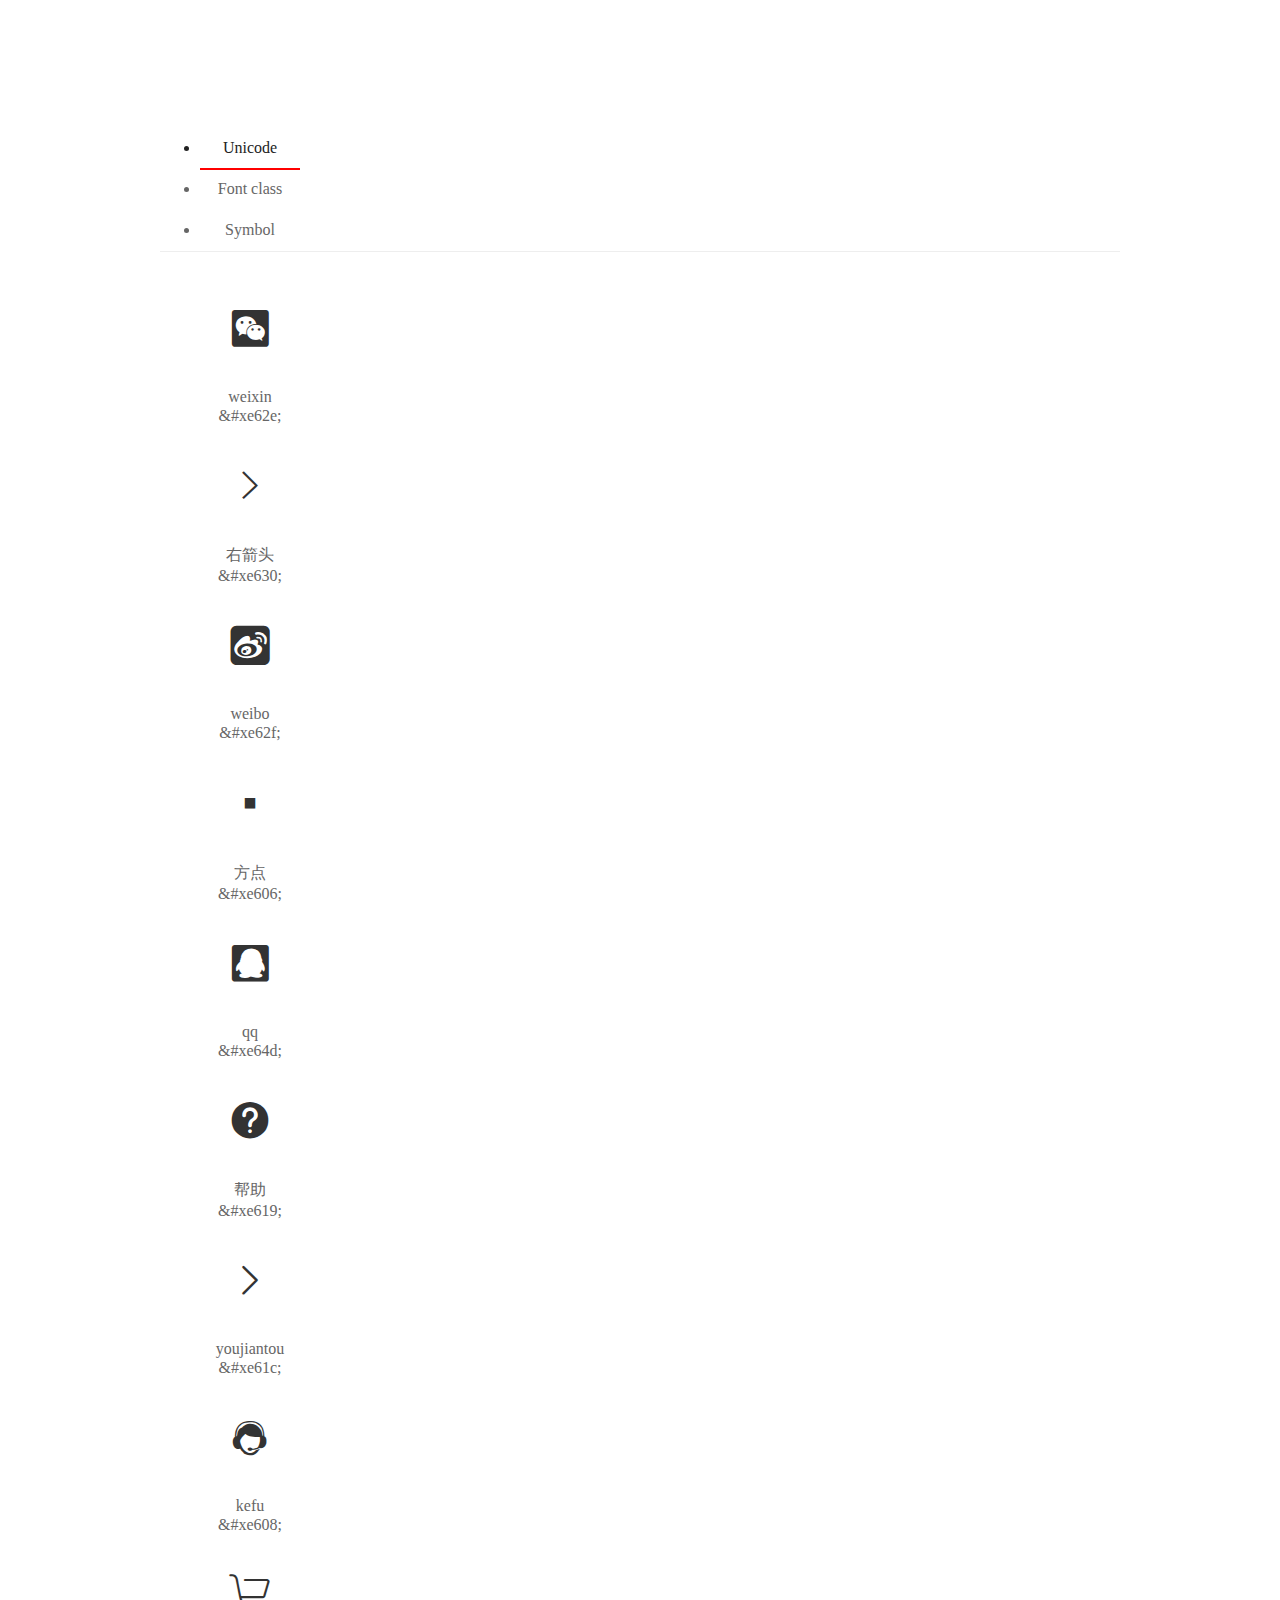
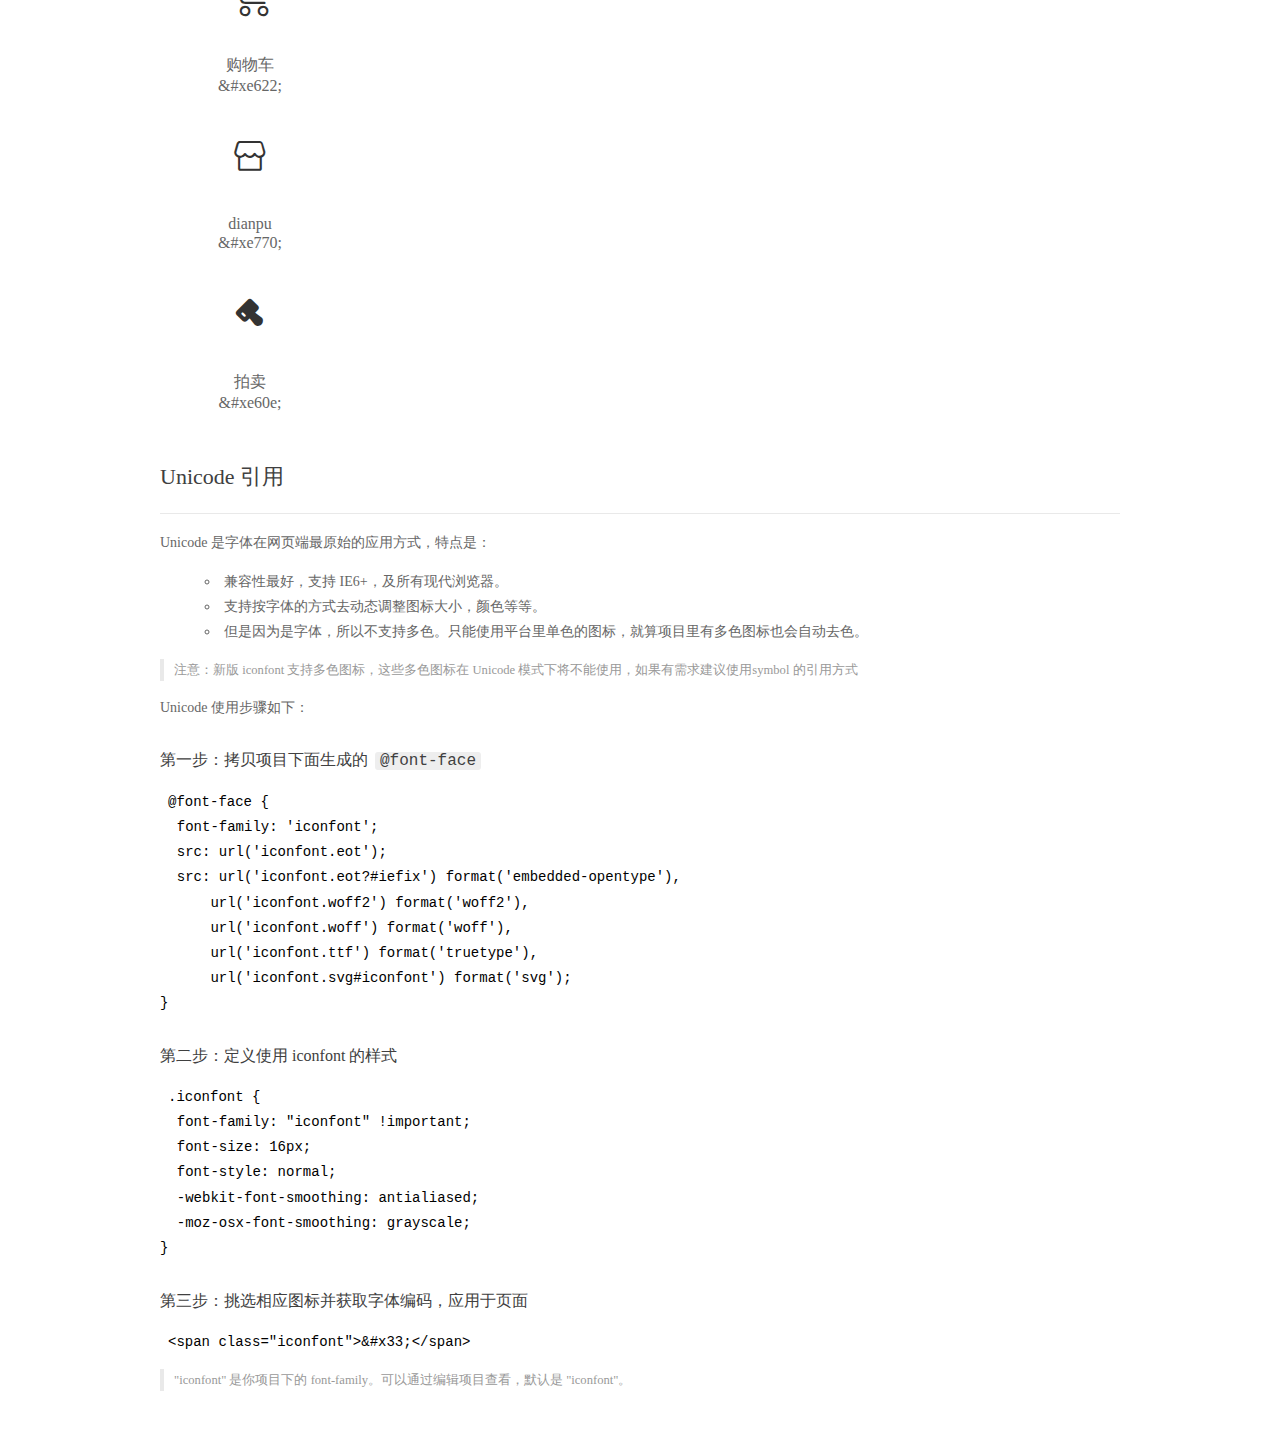
<file: css/iconfont/font_main/demo_index.html>
<!DOCTYPE html>
<html>
<head>
  <meta charset="utf-8"/>
  <title>IconFont Demo</title>
  <link rel="shortcut icon" href="https://gtms04.alicdn.com/tps/i4/TB1_oz6GVXXXXaFXpXXJDFnIXXX-64-64.ico" type="image/x-icon"/>
  <link rel="stylesheet" href="https://g.alicdn.com/thx/cube/1.3.2/cube.min.css">
  <link rel="stylesheet" href="demo.css">
  <link rel="stylesheet" href="iconfont.css">
  <script src="iconfont.js"></script>
  <!-- jQuery -->
  <script src="https://a1.alicdn.com/oss/uploads/2018/12/26/7bfddb60-08e8-11e9-9b04-53e73bb6408b.js"></script>
  <!-- 代码高亮 -->
  <script src="https://a1.alicdn.com/oss/uploads/2018/12/26/a3f714d0-08e6-11e9-8a15-ebf944d7534c.js"></script>
</head>
<body>
  <div class="main">
    <h1 class="logo"><a href="https://www.iconfont.cn/" title="iconfont 首页" target="_blank">&#xe86b;</a></h1>
    <div class="nav-tabs">
      <ul id="tabs" class="dib-box">
        <li class="dib active"><span>Unicode</span></li>
        <li class="dib"><span>Font class</span></li>
        <li class="dib"><span>Symbol</span></li>
      </ul>
      
    </div>
    <div class="tab-container">
      <div class="content unicode" style="display: block;">
          <ul class="icon_lists dib-box">
          
            <li class="dib">
              <span class="icon iconfont">&#xe62e;</span>
                <div class="name">weixin</div>
                <div class="code-name">&amp;#xe62e;</div>
              </li>
          
            <li class="dib">
              <span class="icon iconfont">&#xe630;</span>
                <div class="name">右箭头</div>
                <div class="code-name">&amp;#xe630;</div>
              </li>
          
            <li class="dib">
              <span class="icon iconfont">&#xe62f;</span>
                <div class="name">weibo</div>
                <div class="code-name">&amp;#xe62f;</div>
              </li>
          
            <li class="dib">
              <span class="icon iconfont">&#xe606;</span>
                <div class="name">方点</div>
                <div class="code-name">&amp;#xe606;</div>
              </li>
          
            <li class="dib">
              <span class="icon iconfont">&#xe64d;</span>
                <div class="name">qq</div>
                <div class="code-name">&amp;#xe64d;</div>
              </li>
          
            <li class="dib">
              <span class="icon iconfont">&#xe619;</span>
                <div class="name">帮助</div>
                <div class="code-name">&amp;#xe619;</div>
              </li>
          
            <li class="dib">
              <span class="icon iconfont">&#xe61c;</span>
                <div class="name">youjiantou</div>
                <div class="code-name">&amp;#xe61c;</div>
              </li>
          
            <li class="dib">
              <span class="icon iconfont">&#xe608;</span>
                <div class="name">kefu</div>
                <div class="code-name">&amp;#xe608;</div>
              </li>
          
            <li class="dib">
              <span class="icon iconfont">&#xe622;</span>
                <div class="name">购物车</div>
                <div class="code-name">&amp;#xe622;</div>
              </li>
          
            <li class="dib">
              <span class="icon iconfont">&#xe770;</span>
                <div class="name">dianpu</div>
                <div class="code-name">&amp;#xe770;</div>
              </li>
          
            <li class="dib">
              <span class="icon iconfont">&#xe60e;</span>
                <div class="name">拍卖</div>
                <div class="code-name">&amp;#xe60e;</div>
              </li>
          
          </ul>
          <div class="article markdown">
          <h2 id="unicode-">Unicode 引用</h2>
          <hr>

          <p>Unicode 是字体在网页端最原始的应用方式，特点是：</p>
          <ul>
            <li>兼容性最好，支持 IE6+，及所有现代浏览器。</li>
            <li>支持按字体的方式去动态调整图标大小，颜色等等。</li>
            <li>但是因为是字体，所以不支持多色。只能使用平台里单色的图标，就算项目里有多色图标也会自动去色。</li>
          </ul>
          <blockquote>
            <p>注意：新版 iconfont 支持多色图标，这些多色图标在 Unicode 模式下将不能使用，如果有需求建议使用symbol 的引用方式</p>
          </blockquote>
          <p>Unicode 使用步骤如下：</p>
          <h3 id="-font-face">第一步：拷贝项目下面生成的 <code>@font-face</code></h3>
<pre><code class="language-css"
>@font-face {
  font-family: 'iconfont';
  src: url('iconfont.eot');
  src: url('iconfont.eot?#iefix') format('embedded-opentype'),
      url('iconfont.woff2') format('woff2'),
      url('iconfont.woff') format('woff'),
      url('iconfont.ttf') format('truetype'),
      url('iconfont.svg#iconfont') format('svg');
}
</code></pre>
          <h3 id="-iconfont-">第二步：定义使用 iconfont 的样式</h3>
<pre><code class="language-css"
>.iconfont {
  font-family: "iconfont" !important;
  font-size: 16px;
  font-style: normal;
  -webkit-font-smoothing: antialiased;
  -moz-osx-font-smoothing: grayscale;
}
</code></pre>
          <h3 id="-">第三步：挑选相应图标并获取字体编码，应用于页面</h3>
<pre>
<code class="language-html"
>&lt;span class="iconfont"&gt;&amp;#x33;&lt;/span&gt;
</code></pre>
          <blockquote>
            <p>"iconfont" 是你项目下的 font-family。可以通过编辑项目查看，默认是 "iconfont"。</p>
          </blockquote>
          </div>
      </div>
      <div class="content font-class">
        <ul class="icon_lists dib-box">
          
          <li class="dib">
            <span class="icon iconfont icon-weixin"></span>
            <div class="name">
              weixin
            </div>
            <div class="code-name">.icon-weixin
            </div>
          </li>
          
          <li class="dib">
            <span class="icon iconfont icon-youjiantou"></span>
            <div class="name">
              右箭头
            </div>
            <div class="code-name">.icon-youjiantou
            </div>
          </li>
          
          <li class="dib">
            <span class="icon iconfont icon-weibo"></span>
            <div class="name">
              weibo
            </div>
            <div class="code-name">.icon-weibo
            </div>
          </li>
          
          <li class="dib">
            <span class="icon iconfont icon-fangdian"></span>
            <div class="name">
              方点
            </div>
            <div class="code-name">.icon-fangdian
            </div>
          </li>
          
          <li class="dib">
            <span class="icon iconfont icon-qq"></span>
            <div class="name">
              qq
            </div>
            <div class="code-name">.icon-qq
            </div>
          </li>
          
          <li class="dib">
            <span class="icon iconfont icon-icon_help"></span>
            <div class="name">
              帮助
            </div>
            <div class="code-name">.icon-icon_help
            </div>
          </li>
          
          <li class="dib">
            <span class="icon iconfont icon-zuojiantou"></span>
            <div class="name">
              youjiantou
            </div>
            <div class="code-name">.icon-zuojiantou
            </div>
          </li>
          
          <li class="dib">
            <span class="icon iconfont icon-kefu"></span>
            <div class="name">
              kefu
            </div>
            <div class="code-name">.icon-kefu
            </div>
          </li>
          
          <li class="dib">
            <span class="icon iconfont icon-gouwuche"></span>
            <div class="name">
              购物车
            </div>
            <div class="code-name">.icon-gouwuche
            </div>
          </li>
          
          <li class="dib">
            <span class="icon iconfont icon-dianpu"></span>
            <div class="name">
              dianpu
            </div>
            <div class="code-name">.icon-dianpu
            </div>
          </li>
          
          <li class="dib">
            <span class="icon iconfont icon-paimai"></span>
            <div class="name">
              拍卖
            </div>
            <div class="code-name">.icon-paimai
            </div>
          </li>
          
        </ul>
        <div class="article markdown">
        <h2 id="font-class-">font-class 引用</h2>
        <hr>

        <p>font-class 是 Unicode 使用方式的一种变种，主要是解决 Unicode 书写不直观，语意不明确的问题。</p>
        <p>与 Unicode 使用方式相比，具有如下特点：</p>
        <ul>
          <li>兼容性良好，支持 IE8+，及所有现代浏览器。</li>
          <li>相比于 Unicode 语意明确，书写更直观。可以很容易分辨这个 icon 是什么。</li>
          <li>因为使用 class 来定义图标，所以当要替换图标时，只需要修改 class 里面的 Unicode 引用。</li>
          <li>不过因为本质上还是使用的字体，所以多色图标还是不支持的。</li>
        </ul>
        <p>使用步骤如下：</p>
        <h3 id="-fontclass-">第一步：引入项目下面生成的 fontclass 代码：</h3>
<pre><code class="language-html">&lt;link rel="stylesheet" href="./iconfont.css"&gt;
</code></pre>
        <h3 id="-">第二步：挑选相应图标并获取类名，应用于页面：</h3>
<pre><code class="language-html">&lt;span class="iconfont icon-xxx"&gt;&lt;/span&gt;
</code></pre>
        <blockquote>
          <p>"
            iconfont" 是你项目下的 font-family。可以通过编辑项目查看，默认是 "iconfont"。</p>
        </blockquote>
      </div>
      </div>
      <div class="content symbol">
          <ul class="icon_lists dib-box">
          
            <li class="dib">
                <svg class="icon svg-icon" aria-hidden="true">
                  <use xlink:href="#icon-weixin"></use>
                </svg>
                <div class="name">weixin</div>
                <div class="code-name">#icon-weixin</div>
            </li>
          
            <li class="dib">
                <svg class="icon svg-icon" aria-hidden="true">
                  <use xlink:href="#icon-youjiantou"></use>
                </svg>
                <div class="name">右箭头</div>
                <div class="code-name">#icon-youjiantou</div>
            </li>
          
            <li class="dib">
                <svg class="icon svg-icon" aria-hidden="true">
                  <use xlink:href="#icon-weibo"></use>
                </svg>
                <div class="name">weibo</div>
                <div class="code-name">#icon-weibo</div>
            </li>
          
            <li class="dib">
                <svg class="icon svg-icon" aria-hidden="true">
                  <use xlink:href="#icon-fangdian"></use>
                </svg>
                <div class="name">方点</div>
                <div class="code-name">#icon-fangdian</div>
            </li>
          
            <li class="dib">
                <svg class="icon svg-icon" aria-hidden="true">
                  <use xlink:href="#icon-qq"></use>
                </svg>
                <div class="name">qq</div>
                <div class="code-name">#icon-qq</div>
            </li>
          
            <li class="dib">
                <svg class="icon svg-icon" aria-hidden="true">
                  <use xlink:href="#icon-icon_help"></use>
                </svg>
                <div class="name">帮助</div>
                <div class="code-name">#icon-icon_help</div>
            </li>
          
            <li class="dib">
                <svg class="icon svg-icon" aria-hidden="true">
                  <use xlink:href="#icon-zuojiantou"></use>
                </svg>
                <div class="name">youjiantou</div>
                <div class="code-name">#icon-zuojiantou</div>
            </li>
          
            <li class="dib">
                <svg class="icon svg-icon" aria-hidden="true">
                  <use xlink:href="#icon-kefu"></use>
                </svg>
                <div class="name">kefu</div>
                <div class="code-name">#icon-kefu</div>
            </li>
          
            <li class="dib">
                <svg class="icon svg-icon" aria-hidden="true">
                  <use xlink:href="#icon-gouwuche"></use>
                </svg>
                <div class="name">购物车</div>
                <div class="code-name">#icon-gouwuche</div>
            </li>
          
            <li class="dib">
                <svg class="icon svg-icon" aria-hidden="true">
                  <use xlink:href="#icon-dianpu"></use>
                </svg>
                <div class="name">dianpu</div>
                <div class="code-name">#icon-dianpu</div>
            </li>
          
            <li class="dib">
                <svg class="icon svg-icon" aria-hidden="true">
                  <use xlink:href="#icon-paimai"></use>
                </svg>
                <div class="name">拍卖</div>
                <div class="code-name">#icon-paimai</div>
            </li>
          
          </ul>
          <div class="article markdown">
          <h2 id="symbol-">Symbol 引用</h2>
          <hr>

          <p>这是一种全新的使用方式，应该说这才是未来的主流，也是平台目前推荐的用法。相关介绍可以参考这篇<a href="">文章</a>
            这种用法其实是做了一个 SVG 的集合，与另外两种相比具有如下特点：</p>
          <ul>
            <li>支持多色图标了，不再受单色限制。</li>
            <li>通过一些技巧，支持像字体那样，通过 <code>font-size</code>, <code>color</code> 来调整样式。</li>
            <li>兼容性较差，支持 IE9+，及现代浏览器。</li>
            <li>浏览器渲染 SVG 的性能一般，还不如 png。</li>
          </ul>
          <p>使用步骤如下：</p>
          <h3 id="-symbol-">第一步：引入项目下面生成的 symbol 代码：</h3>
<pre><code class="language-html">&lt;script src="./iconfont.js"&gt;&lt;/script&gt;
</code></pre>
          <h3 id="-css-">第二步：加入通用 CSS 代码（引入一次就行）：</h3>
<pre><code class="language-html">&lt;style&gt;
.icon {
  width: 1em;
  height: 1em;
  vertical-align: -0.15em;
  fill: currentColor;
  overflow: hidden;
}
&lt;/style&gt;
</code></pre>
          <h3 id="-">第三步：挑选相应图标并获取类名，应用于页面：</h3>
<pre><code class="language-html">&lt;svg class="icon" aria-hidden="true"&gt;
  &lt;use xlink:href="#icon-xxx"&gt;&lt;/use&gt;
&lt;/svg&gt;
</code></pre>
          </div>
      </div>

    </div>
  </div>
  <script>
  $(document).ready(function () {
      $('.tab-container .content:first').show()

      $('#tabs li').click(function (e) {
        var tabContent = $('.tab-container .content')
        var index = $(this).index()

        if ($(this).hasClass('active')) {
          return
        } else {
          $('#tabs li').removeClass('active')
          $(this).addClass('active')

          tabContent.hide().eq(index).fadeIn()
        }
      })
    })
  </script>
</body>
</html>
</file>
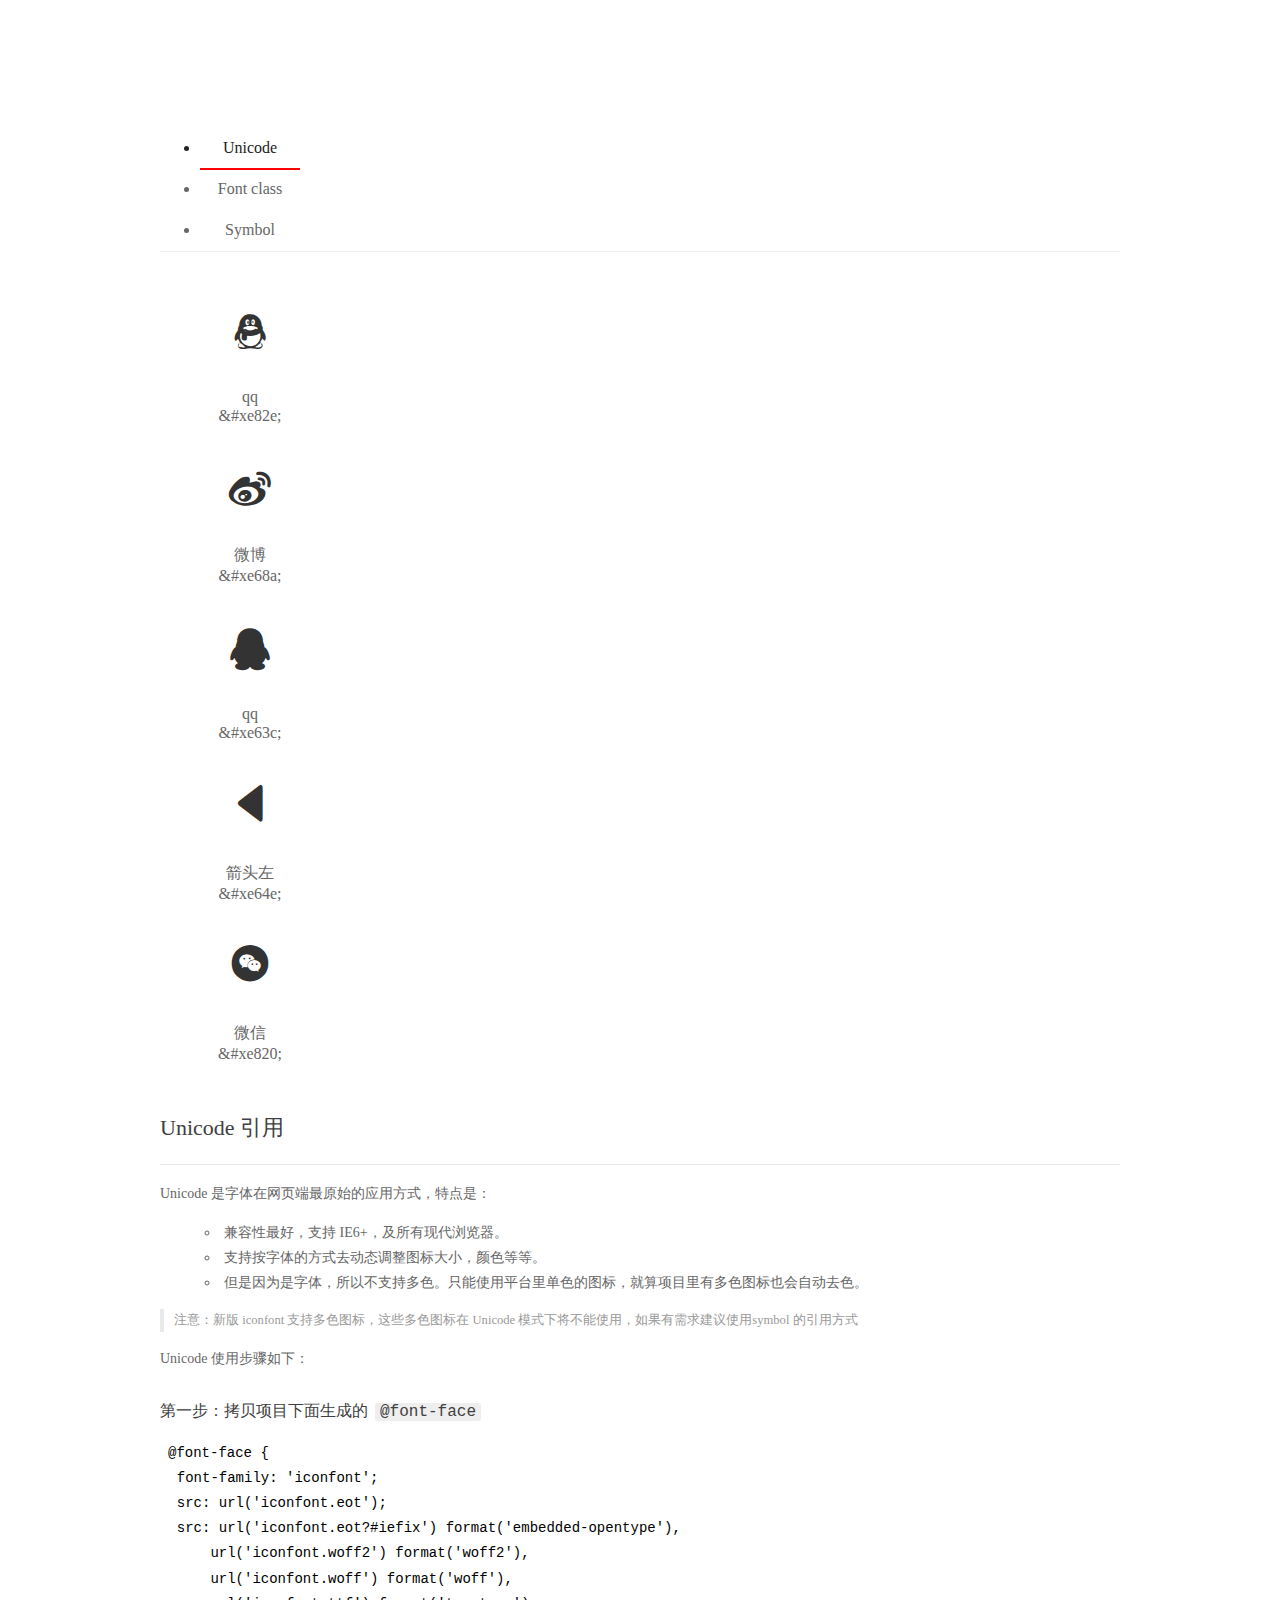
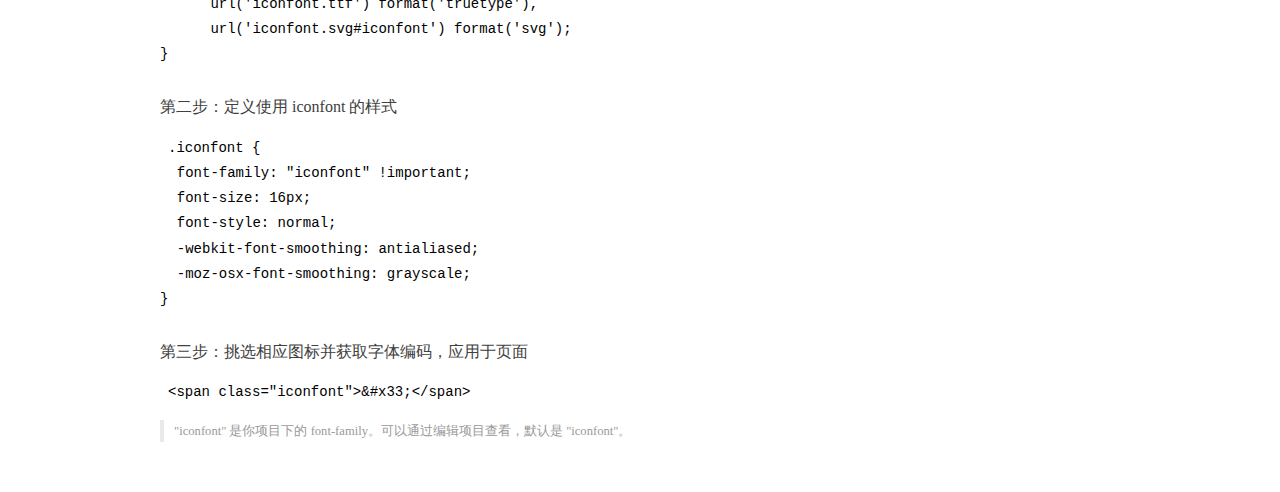
<file: css/iconfont/font_regist/demo_index.html>
<!DOCTYPE html>
<html>
<head>
  <meta charset="utf-8"/>
  <title>IconFont Demo</title>
  <link rel="shortcut icon" href="https://gtms04.alicdn.com/tps/i4/TB1_oz6GVXXXXaFXpXXJDFnIXXX-64-64.ico" type="image/x-icon"/>
  <link rel="stylesheet" href="https://g.alicdn.com/thx/cube/1.3.2/cube.min.css">
  <link rel="stylesheet" href="demo.css">
  <link rel="stylesheet" href="iconfont.css">
  <script src="iconfont.js"></script>
  <!-- jQuery -->
  <script src="https://a1.alicdn.com/oss/uploads/2018/12/26/7bfddb60-08e8-11e9-9b04-53e73bb6408b.js"></script>
  <!-- 代码高亮 -->
  <script src="https://a1.alicdn.com/oss/uploads/2018/12/26/a3f714d0-08e6-11e9-8a15-ebf944d7534c.js"></script>
</head>
<body>
  <div class="main">
    <h1 class="logo"><a href="https://www.iconfont.cn/" title="iconfont 首页" target="_blank">&#xe86b;</a></h1>
    <div class="nav-tabs">
      <ul id="tabs" class="dib-box">
        <li class="dib active"><span>Unicode</span></li>
        <li class="dib"><span>Font class</span></li>
        <li class="dib"><span>Symbol</span></li>
      </ul>
      
    </div>
    <div class="tab-container">
      <div class="content unicode" style="display: block;">
          <ul class="icon_lists dib-box">
          
            <li class="dib">
              <span class="icon iconfont">&#xe82e;</span>
                <div class="name">qq</div>
                <div class="code-name">&amp;#xe82e;</div>
              </li>
          
            <li class="dib">
              <span class="icon iconfont">&#xe68a;</span>
                <div class="name">微博</div>
                <div class="code-name">&amp;#xe68a;</div>
              </li>
          
            <li class="dib">
              <span class="icon iconfont">&#xe63c;</span>
                <div class="name">qq</div>
                <div class="code-name">&amp;#xe63c;</div>
              </li>
          
            <li class="dib">
              <span class="icon iconfont">&#xe64e;</span>
                <div class="name">箭头左</div>
                <div class="code-name">&amp;#xe64e;</div>
              </li>
          
            <li class="dib">
              <span class="icon iconfont">&#xe820;</span>
                <div class="name">微信</div>
                <div class="code-name">&amp;#xe820;</div>
              </li>
          
          </ul>
          <div class="article markdown">
          <h2 id="unicode-">Unicode 引用</h2>
          <hr>

          <p>Unicode 是字体在网页端最原始的应用方式，特点是：</p>
          <ul>
            <li>兼容性最好，支持 IE6+，及所有现代浏览器。</li>
            <li>支持按字体的方式去动态调整图标大小，颜色等等。</li>
            <li>但是因为是字体，所以不支持多色。只能使用平台里单色的图标，就算项目里有多色图标也会自动去色。</li>
          </ul>
          <blockquote>
            <p>注意：新版 iconfont 支持多色图标，这些多色图标在 Unicode 模式下将不能使用，如果有需求建议使用symbol 的引用方式</p>
          </blockquote>
          <p>Unicode 使用步骤如下：</p>
          <h3 id="-font-face">第一步：拷贝项目下面生成的 <code>@font-face</code></h3>
<pre><code class="language-css"
>@font-face {
  font-family: 'iconfont';
  src: url('iconfont.eot');
  src: url('iconfont.eot?#iefix') format('embedded-opentype'),
      url('iconfont.woff2') format('woff2'),
      url('iconfont.woff') format('woff'),
      url('iconfont.ttf') format('truetype'),
      url('iconfont.svg#iconfont') format('svg');
}
</code></pre>
          <h3 id="-iconfont-">第二步：定义使用 iconfont 的样式</h3>
<pre><code class="language-css"
>.iconfont {
  font-family: "iconfont" !important;
  font-size: 16px;
  font-style: normal;
  -webkit-font-smoothing: antialiased;
  -moz-osx-font-smoothing: grayscale;
}
</code></pre>
          <h3 id="-">第三步：挑选相应图标并获取字体编码，应用于页面</h3>
<pre>
<code class="language-html"
>&lt;span class="iconfont"&gt;&amp;#x33;&lt;/span&gt;
</code></pre>
          <blockquote>
            <p>"iconfont" 是你项目下的 font-family。可以通过编辑项目查看，默认是 "iconfont"。</p>
          </blockquote>
          </div>
      </div>
      <div class="content font-class">
        <ul class="icon_lists dib-box">
          
          <li class="dib">
            <span class="icon iconfont icon-qq"></span>
            <div class="name">
              qq
            </div>
            <div class="code-name">.icon-qq
            </div>
          </li>
          
          <li class="dib">
            <span class="icon iconfont icon-weibo"></span>
            <div class="name">
              微博
            </div>
            <div class="code-name">.icon-weibo
            </div>
          </li>
          
          <li class="dib">
            <span class="icon iconfont icon-0052"></span>
            <div class="name">
              qq
            </div>
            <div class="code-name">.icon-0052
            </div>
          </li>
          
          <li class="dib">
            <span class="icon iconfont icon-jiantouzuo"></span>
            <div class="name">
              箭头左
            </div>
            <div class="code-name">.icon-jiantouzuo
            </div>
          </li>
          
          <li class="dib">
            <span class="icon iconfont icon-weixin"></span>
            <div class="name">
              微信
            </div>
            <div class="code-name">.icon-weixin
            </div>
          </li>
          
        </ul>
        <div class="article markdown">
        <h2 id="font-class-">font-class 引用</h2>
        <hr>

        <p>font-class 是 Unicode 使用方式的一种变种，主要是解决 Unicode 书写不直观，语意不明确的问题。</p>
        <p>与 Unicode 使用方式相比，具有如下特点：</p>
        <ul>
          <li>兼容性良好，支持 IE8+，及所有现代浏览器。</li>
          <li>相比于 Unicode 语意明确，书写更直观。可以很容易分辨这个 icon 是什么。</li>
          <li>因为使用 class 来定义图标，所以当要替换图标时，只需要修改 class 里面的 Unicode 引用。</li>
          <li>不过因为本质上还是使用的字体，所以多色图标还是不支持的。</li>
        </ul>
        <p>使用步骤如下：</p>
        <h3 id="-fontclass-">第一步：引入项目下面生成的 fontclass 代码：</h3>
<pre><code class="language-html">&lt;link rel="stylesheet" href="./iconfont.css"&gt;
</code></pre>
        <h3 id="-">第二步：挑选相应图标并获取类名，应用于页面：</h3>
<pre><code class="language-html">&lt;span class="iconfont icon-xxx"&gt;&lt;/span&gt;
</code></pre>
        <blockquote>
          <p>"
            iconfont" 是你项目下的 font-family。可以通过编辑项目查看，默认是 "iconfont"。</p>
        </blockquote>
      </div>
      </div>
      <div class="content symbol">
          <ul class="icon_lists dib-box">
          
            <li class="dib">
                <svg class="icon svg-icon" aria-hidden="true">
                  <use xlink:href="#icon-qq"></use>
                </svg>
                <div class="name">qq</div>
                <div class="code-name">#icon-qq</div>
            </li>
          
            <li class="dib">
                <svg class="icon svg-icon" aria-hidden="true">
                  <use xlink:href="#icon-weibo"></use>
                </svg>
                <div class="name">微博</div>
                <div class="code-name">#icon-weibo</div>
            </li>
          
            <li class="dib">
                <svg class="icon svg-icon" aria-hidden="true">
                  <use xlink:href="#icon-0052"></use>
                </svg>
                <div class="name">qq</div>
                <div class="code-name">#icon-0052</div>
            </li>
          
            <li class="dib">
                <svg class="icon svg-icon" aria-hidden="true">
                  <use xlink:href="#icon-jiantouzuo"></use>
                </svg>
                <div class="name">箭头左</div>
                <div class="code-name">#icon-jiantouzuo</div>
            </li>
          
            <li class="dib">
                <svg class="icon svg-icon" aria-hidden="true">
                  <use xlink:href="#icon-weixin"></use>
                </svg>
                <div class="name">微信</div>
                <div class="code-name">#icon-weixin</div>
            </li>
          
          </ul>
          <div class="article markdown">
          <h2 id="symbol-">Symbol 引用</h2>
          <hr>

          <p>这是一种全新的使用方式，应该说这才是未来的主流，也是平台目前推荐的用法。相关介绍可以参考这篇<a href="">文章</a>
            这种用法其实是做了一个 SVG 的集合，与另外两种相比具有如下特点：</p>
          <ul>
            <li>支持多色图标了，不再受单色限制。</li>
            <li>通过一些技巧，支持像字体那样，通过 <code>font-size</code>, <code>color</code> 来调整样式。</li>
            <li>兼容性较差，支持 IE9+，及现代浏览器。</li>
            <li>浏览器渲染 SVG 的性能一般，还不如 png。</li>
          </ul>
          <p>使用步骤如下：</p>
          <h3 id="-symbol-">第一步：引入项目下面生成的 symbol 代码：</h3>
<pre><code class="language-html">&lt;script src="./iconfont.js"&gt;&lt;/script&gt;
</code></pre>
          <h3 id="-css-">第二步：加入通用 CSS 代码（引入一次就行）：</h3>
<pre><code class="language-html">&lt;style&gt;
.icon {
  width: 1em;
  height: 1em;
  vertical-align: -0.15em;
  fill: currentColor;
  overflow: hidden;
}
&lt;/style&gt;
</code></pre>
          <h3 id="-">第三步：挑选相应图标并获取类名，应用于页面：</h3>
<pre><code class="language-html">&lt;svg class="icon" aria-hidden="true"&gt;
  &lt;use xlink:href="#icon-xxx"&gt;&lt;/use&gt;
&lt;/svg&gt;
</code></pre>
          </div>
      </div>

    </div>
  </div>
  <script>
  $(document).ready(function () {
      $('.tab-container .content:first').show()

      $('#tabs li').click(function (e) {
        var tabContent = $('.tab-container .content')
        var index = $(this).index()

        if ($(this).hasClass('active')) {
          return
        } else {
          $('#tabs li').removeClass('active')
          $(this).addClass('active')

          tabContent.hide().eq(index).fadeIn()
        }
      })
    })
  </script>
</body>
</html>
</file>
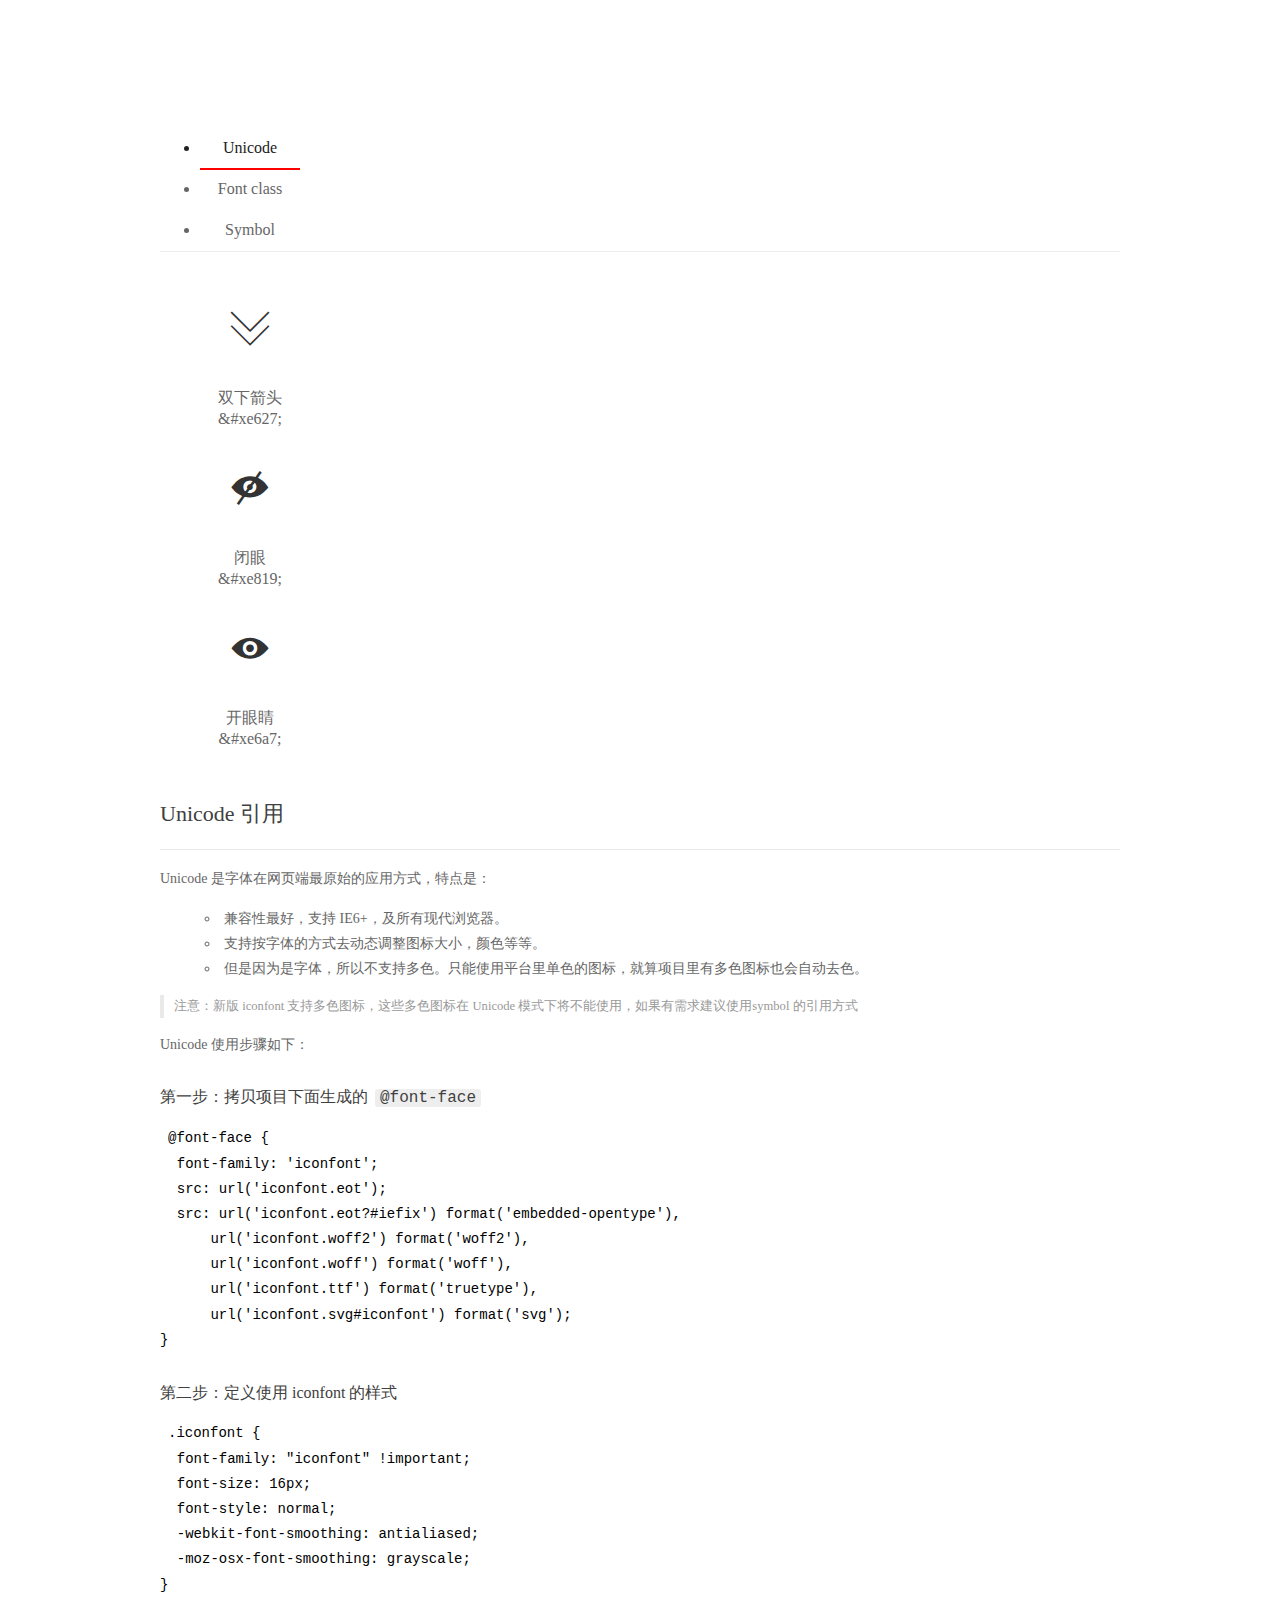
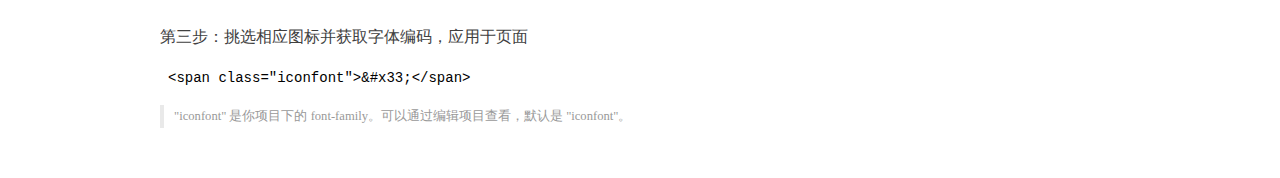
<file: css/iconfont/font_regist1/demo_index.html>
<!DOCTYPE html>
<html>
<head>
  <meta charset="utf-8"/>
  <title>IconFont Demo</title>
  <link rel="shortcut icon" href="https://gtms04.alicdn.com/tps/i4/TB1_oz6GVXXXXaFXpXXJDFnIXXX-64-64.ico" type="image/x-icon"/>
  <link rel="stylesheet" href="https://g.alicdn.com/thx/cube/1.3.2/cube.min.css">
  <link rel="stylesheet" href="demo.css">
  <link rel="stylesheet" href="iconfont.css">
  <script src="iconfont.js"></script>
  <!-- jQuery -->
  <script src="https://a1.alicdn.com/oss/uploads/2018/12/26/7bfddb60-08e8-11e9-9b04-53e73bb6408b.js"></script>
  <!-- 代码高亮 -->
  <script src="https://a1.alicdn.com/oss/uploads/2018/12/26/a3f714d0-08e6-11e9-8a15-ebf944d7534c.js"></script>
</head>
<body>
  <div class="main">
    <h1 class="logo"><a href="https://www.iconfont.cn/" title="iconfont 首页" target="_blank">&#xe86b;</a></h1>
    <div class="nav-tabs">
      <ul id="tabs" class="dib-box">
        <li class="dib active"><span>Unicode</span></li>
        <li class="dib"><span>Font class</span></li>
        <li class="dib"><span>Symbol</span></li>
      </ul>
      
    </div>
    <div class="tab-container">
      <div class="content unicode" style="display: block;">
          <ul class="icon_lists dib-box">
          
            <li class="dib">
              <span class="icon iconfont">&#xe627;</span>
                <div class="name">双下箭头</div>
                <div class="code-name">&amp;#xe627;</div>
              </li>
          
            <li class="dib">
              <span class="icon iconfont">&#xe819;</span>
                <div class="name">闭眼</div>
                <div class="code-name">&amp;#xe819;</div>
              </li>
          
            <li class="dib">
              <span class="icon iconfont">&#xe6a7;</span>
                <div class="name">开眼睛</div>
                <div class="code-name">&amp;#xe6a7;</div>
              </li>
          
          </ul>
          <div class="article markdown">
          <h2 id="unicode-">Unicode 引用</h2>
          <hr>

          <p>Unicode 是字体在网页端最原始的应用方式，特点是：</p>
          <ul>
            <li>兼容性最好，支持 IE6+，及所有现代浏览器。</li>
            <li>支持按字体的方式去动态调整图标大小，颜色等等。</li>
            <li>但是因为是字体，所以不支持多色。只能使用平台里单色的图标，就算项目里有多色图标也会自动去色。</li>
          </ul>
          <blockquote>
            <p>注意：新版 iconfont 支持多色图标，这些多色图标在 Unicode 模式下将不能使用，如果有需求建议使用symbol 的引用方式</p>
          </blockquote>
          <p>Unicode 使用步骤如下：</p>
          <h3 id="-font-face">第一步：拷贝项目下面生成的 <code>@font-face</code></h3>
<pre><code class="language-css"
>@font-face {
  font-family: 'iconfont';
  src: url('iconfont.eot');
  src: url('iconfont.eot?#iefix') format('embedded-opentype'),
      url('iconfont.woff2') format('woff2'),
      url('iconfont.woff') format('woff'),
      url('iconfont.ttf') format('truetype'),
      url('iconfont.svg#iconfont') format('svg');
}
</code></pre>
          <h3 id="-iconfont-">第二步：定义使用 iconfont 的样式</h3>
<pre><code class="language-css"
>.iconfont {
  font-family: "iconfont" !important;
  font-size: 16px;
  font-style: normal;
  -webkit-font-smoothing: antialiased;
  -moz-osx-font-smoothing: grayscale;
}
</code></pre>
          <h3 id="-">第三步：挑选相应图标并获取字体编码，应用于页面</h3>
<pre>
<code class="language-html"
>&lt;span class="iconfont"&gt;&amp;#x33;&lt;/span&gt;
</code></pre>
          <blockquote>
            <p>"iconfont" 是你项目下的 font-family。可以通过编辑项目查看，默认是 "iconfont"。</p>
          </blockquote>
          </div>
      </div>
      <div class="content font-class">
        <ul class="icon_lists dib-box">
          
          <li class="dib">
            <span class="icon iconfont icon-shuangxiajiantou"></span>
            <div class="name">
              双下箭头
            </div>
            <div class="code-name">.icon-shuangxiajiantou
            </div>
          </li>
          
          <li class="dib">
            <span class="icon iconfont icon-biyan"></span>
            <div class="name">
              闭眼
            </div>
            <div class="code-name">.icon-biyan
            </div>
          </li>
          
          <li class="dib">
            <span class="icon iconfont icon-kaiyanjing"></span>
            <div class="name">
              开眼睛
            </div>
            <div class="code-name">.icon-kaiyanjing
            </div>
          </li>
          
        </ul>
        <div class="article markdown">
        <h2 id="font-class-">font-class 引用</h2>
        <hr>

        <p>font-class 是 Unicode 使用方式的一种变种，主要是解决 Unicode 书写不直观，语意不明确的问题。</p>
        <p>与 Unicode 使用方式相比，具有如下特点：</p>
        <ul>
          <li>兼容性良好，支持 IE8+，及所有现代浏览器。</li>
          <li>相比于 Unicode 语意明确，书写更直观。可以很容易分辨这个 icon 是什么。</li>
          <li>因为使用 class 来定义图标，所以当要替换图标时，只需要修改 class 里面的 Unicode 引用。</li>
          <li>不过因为本质上还是使用的字体，所以多色图标还是不支持的。</li>
        </ul>
        <p>使用步骤如下：</p>
        <h3 id="-fontclass-">第一步：引入项目下面生成的 fontclass 代码：</h3>
<pre><code class="language-html">&lt;link rel="stylesheet" href="./iconfont.css"&gt;
</code></pre>
        <h3 id="-">第二步：挑选相应图标并获取类名，应用于页面：</h3>
<pre><code class="language-html">&lt;span class="iconfont icon-xxx"&gt;&lt;/span&gt;
</code></pre>
        <blockquote>
          <p>"
            iconfont" 是你项目下的 font-family。可以通过编辑项目查看，默认是 "iconfont"。</p>
        </blockquote>
      </div>
      </div>
      <div class="content symbol">
          <ul class="icon_lists dib-box">
          
            <li class="dib">
                <svg class="icon svg-icon" aria-hidden="true">
                  <use xlink:href="#icon-shuangxiajiantou"></use>
                </svg>
                <div class="name">双下箭头</div>
                <div class="code-name">#icon-shuangxiajiantou</div>
            </li>
          
            <li class="dib">
                <svg class="icon svg-icon" aria-hidden="true">
                  <use xlink:href="#icon-biyan"></use>
                </svg>
                <div class="name">闭眼</div>
                <div class="code-name">#icon-biyan</div>
            </li>
          
            <li class="dib">
                <svg class="icon svg-icon" aria-hidden="true">
                  <use xlink:href="#icon-kaiyanjing"></use>
                </svg>
                <div class="name">开眼睛</div>
                <div class="code-name">#icon-kaiyanjing</div>
            </li>
          
          </ul>
          <div class="article markdown">
          <h2 id="symbol-">Symbol 引用</h2>
          <hr>

          <p>这是一种全新的使用方式，应该说这才是未来的主流，也是平台目前推荐的用法。相关介绍可以参考这篇<a href="">文章</a>
            这种用法其实是做了一个 SVG 的集合，与另外两种相比具有如下特点：</p>
          <ul>
            <li>支持多色图标了，不再受单色限制。</li>
            <li>通过一些技巧，支持像字体那样，通过 <code>font-size</code>, <code>color</code> 来调整样式。</li>
            <li>兼容性较差，支持 IE9+，及现代浏览器。</li>
            <li>浏览器渲染 SVG 的性能一般，还不如 png。</li>
          </ul>
          <p>使用步骤如下：</p>
          <h3 id="-symbol-">第一步：引入项目下面生成的 symbol 代码：</h3>
<pre><code class="language-html">&lt;script src="./iconfont.js"&gt;&lt;/script&gt;
</code></pre>
          <h3 id="-css-">第二步：加入通用 CSS 代码（引入一次就行）：</h3>
<pre><code class="language-html">&lt;style&gt;
.icon {
  width: 1em;
  height: 1em;
  vertical-align: -0.15em;
  fill: currentColor;
  overflow: hidden;
}
&lt;/style&gt;
</code></pre>
          <h3 id="-">第三步：挑选相应图标并获取类名，应用于页面：</h3>
<pre><code class="language-html">&lt;svg class="icon" aria-hidden="true"&gt;
  &lt;use xlink:href="#icon-xxx"&gt;&lt;/use&gt;
&lt;/svg&gt;
</code></pre>
          </div>
      </div>

    </div>
  </div>
  <script>
  $(document).ready(function () {
      $('.tab-container .content:first').show()

      $('#tabs li').click(function (e) {
        var tabContent = $('.tab-container .content')
        var index = $(this).index()

        if ($(this).hasClass('active')) {
          return
        } else {
          $('#tabs li').removeClass('active')
          $(this).addClass('active')

          tabContent.hide().eq(index).fadeIn()
        }
      })
    })
  </script>
</body>
</html>
</file>
<file: css/des_com.css>
@charset "UTF-8";
header {
  width: 100%;
  height: 36px;
  background: #f7f7f6;
  color: #666;
  font-size: 12px;
  line-height: 36px;
  cursor: inherit; }

header .header {
  width: 1200px;
  margin: 0 auto;
  height: 100%; }

header .header .header_left a {
  color: #666;
  margin: 0 5px; }

/*
*左边
*/
/*
*右边
*/
header .header .header_left {
  float: left; }

header .header .header_right {
  float: right; }

header .header .header_right > a {
  display: block;
  float: left;
  color: #666; }

.header_right > a {
  display: block;
  float: left;
  padding: 0 10px;
  color: #666;
  position: relative; }

.header_right span {
  float: left; }

.login_show:hover a {
  color: #8c222c; }

.login_show:hover .login_re {
  display: block; }

.login_re {
  position: absolute;
  display: none;
  width: 150px;
  height: 180px;
  top: 36px;
  right: 0;
  background: white;
  border: 1px solid #ccc;
  z-index: 1000; }

.login_re_1 {
  margin: 10px auto 10px;
  height: 30px;
  line-height: 30px;
  width: 100px;
  text-align: center;
  background: #8c222c;
  border-radius: 10px;
  color: #fff; }

.login_re_s {
  text-indent: 1em;
  font-size: 12px;
  line-height: 26px;
  color: #333; }

.login_re_2 {
  background: #e4e4e4;
  color: #8c222c;
  margin-bottom: 5px; }

.login_re_in {
  width: 50px;
  float: left;
  color: #333;
  height: 24px;
  line-height: 24px;
  font-size: 12px; }

.login_re_in * {
  text-align: center;
  display: block;
  float: none;
  width: 50px; }

/*
* 下划线
*/
.header_xiahua:hover {
  text-decoration: underline;
  color: #fff; }

.header_xiahua:hover .per_center {
  display: block; }

.header_xiahua .per_center {
  display: none;
  margin: 0 auto;
  position: absolute;
  z-index: 2000;
  top: 36px;
  left: 0;
  font-size: 12px;
  line-height: 24px;
  width: 80px;
  background: #fff;
  color: #333;
  text-align: center;
  border: 1px solid #ccc; }

.header_xiahua .per_center span {
  float: none; }

.header_xiahua .per_center p:hover {
  background: #e2e2e2;
  cursor: pointer; }

.header_xiahua .per_center .per_center_cen {
  margin: 5px 0; }

.header_xiahua2 {
  line-height: 35px; }

/*
*客服
*/
.kefu:hover {
  color: #8c222c; }

.kefu:hover .kefu_show {
  display: block; }

.kefu_show {
  display: none;
  text-align: center;
  background: #fff;
  z-index: 5;
  color: #333;
  position: absolute;
  width: 120px;
  height: 110px;
  border: 1px solid #ccc; }

.kefu_show p {
  background: #dedede;
  width: 100px;
  text-align: center;
  margin: 10px 0 0 10px;
  border-radius: 10px;
  cursor: pointer; }

.kefu_show span {
  padding: 0;
  float: none;
  line-height: 37px; }

.header_xiahua1:hover {
  color: #fff; }

.header_xiahua1:hover .header_xiahua1_hide {
  display: block; }

.header_xiahua1_hide {
  z-index: 1000;
  width: 200px;
  height: 230px;
  display: none;
  position: absolute;
  left: -100%;
  background: #fff;
  text-align: center; }

.header_xiahua1_hide p {
  line-height: 0;
  color: #333; }

/*
*地址
*/
.dizhi_b {
  position: relative;
  display: block; }

.dizhi_b:hover {
  color: #8c222c; }

.dizhi_b:hover .dizhi_hide {
  display: block; }

.dizhi_hide1 {
  display: none; }

.dizhi_hide {
  display: none;
  position: absolute;
  right: 0;
  top: 36px;
  background: #fff;
  width: 195px;
  height: 80px;
  z-index: 5;
  border: 1px solid #fcfcfc; }

.dizhi_hide p {
  display: inline-block;
  margin: 0 3px;
  text-align: center;
  padding: 0 8px;
  color: #333;
  line-height: 20px; }

.dizhi_hide p:hover {
  background: #7b111b;
  color: #fff; }

.dizhi_hide .bc_c {
  background: #7b111b;
  color: #fff; }

/*
*导航
*/
nav {
  width: 100%;
  height: 80px;
  margin: 0 auto; }

nav .nav {
  margin: 0 auto;
  width: 1200px;
  height: 100%; }

nav .nav_left {
  width: 206px;
  float: left;
  text-align: center; }

nav .nav_left img {
  width: 206px;
  height: 35px;
  margin-top: 25px; }

nav .nav_right {
  z-index: 3;
  padding-top: 8px;
  width: 600px;
  float: right;
  height: 77px;
  position: relative; }

nav .nav_right .n_r_choice {
  height: 16px; }

nav .nav_right .n_r_choice p {
  float: left;
  font-size: 12px;
  margin: 0 5px;
  margin-bottom: 10px;
  cursor: pointer; }

nav .n_r_jiaobiao {
  width: 0;
  height: 0;
  border: 5px solid transparent;
  border-bottom: 5px solid #8c222c;
  position: absolute;
  left: 12px;
  top: 36px;
  transition: .4s; }

nav .search_i {
  position: relative;
  margin-right: 30px; }

nav .search_i .search_inp {
  border: 2px solid #8c222c;
  width: 472px;
  height: 10px;
  padding: 10px 84px 10px 10px;
  outline: none;
  color: #ccc;
  font-size: 12px; }

nav button {
  position: absolute;
  right: 0;
  top: 10px;
  background: #8c222c;
  border: none;
  width: 80px;
  height: 34px;
  color: #fff;
  font-size: 14px;
  outline: none;
  cursor: pointer;
  line-height: 32px; }

nav button:hover {
  background: #7b111b; }

nav .high_ser {
  position: absolute;
  font-size: 12px;
  width: 24px;
  cursor: pointer;
  right: -32px;
  top: 10px; }

nav .high_ser:hover {
  color: #8c222c; }

/*
* 搜索
*/
.search {
  width: 100%;
  height: 58px;
  line-height: 58px;
  margin: 0 auto; }

.search > div {
  width: 1200px;
  height: 58px; }

.search li {
  display: inline-block;
  margin-right: 23px;
  padding: 0 15px;
  position: relative; }

.search li a {
  color: #333; }

.head_line1 {
  position: relative;
  top: -12px;
  display: block;
  width: 32px;
  height: 2px;
  background: #b5aa9a; }

.head_line {
  display: block;
  position: relative; }

.head_line:before {
  content: "";
  width: 0;
  height: 2px;
  background: #b5aa9a;
  position: absolute;
  left: 50%;
  top: -12px;
  transition: .3s; }

.jiasetiao:hover .head_line:before {
  left: 0;
  width: 100%; }

/*# sourceMappingURL=main_com.css.map */

/*# sourceMappingURL=des_com.css.map */
</file>
<file: css/des.css>
@charset "UTF-8";
.shop_top_title {
  height: 80px;
  width: 100%;
  background: url(../image/img_des/greendianzhao_bg@2x.png);
  background-size: 100% 80px;
  color: #435348;
  line-height: 80px;
  margin: 0 auto;
  text-align: center;
}
.shop_top_title div {
  width: 1200px;
  height: 80px;
  margin: 0 auto;
  margin: auto;
  font-size: 46px;
  overflow: hidden;
}
.shop_top_title div p {
  margin: 0;
}

/**导航*/
.nav_top_box {
  width: 100%;
  height: 26px;
  background: #66756b;
  line-height: 26px;
  margin: 0 auto;
  font-size: 14px;
}
.nav_top_box .nav_top_cont {
  width: 1200px;
  height: 26px;
  margin: 0 auto;
  /**左边*/
  /**右边*/
}
.nav_top_box .nav_top_cont .nav_top_left {
  float: left;
  position: relative;
}
.nav_top_box .nav_top_cont .nav_top_left > a {
  float: left;
  padding: 0 12px;
  margin-right: 15px;
  height: 26px;
  color: #fff;
}
.nav_top_box .nav_top_cont .nav_top_left > a:hover {
  background: #394D40;
}
.nav_top_box .nav_top_cont .nav_top_left .nav_main_f {
  border-left: 1px solid #66756b;
  border-right: 1px solid #66756b;
  background-color: #66756b;
  color: #fff;
  cursor: pointer;
  float: left;
  margin-right: 30px;
}
.nav_top_box .nav_top_cont .nav_top_left .nav_main_f:hover div {
  display: block;
}
.nav_top_box .nav_top_cont .nav_top_right {
  float: right;
  position: relative;
}
.nav_top_box .nav_top_cont .nav_top_right a {
  position: relative;
  float: right;
  color: #fff;
  height: 26px;
  padding: 0 12px;
  margin-left: 15px;
  color: #fff;
  z-index: 100;
}
.nav_top_box .nav_top_cont .nav_top_right a:hover {
  background: #394D40;
}
.nav_top_box .nav_top_cont .nav_top_right a:hover div {
  display: block;
}
.nav_top_box .nav_top_cont .nav_top_right a div {
  display: none;
  width: 125px;
  height: 125px;
  position: absolute;
  top: 26px;
  right: 0;
  border: 1px solid #ccc;
  border-top: none;
}
.nav_top_box .nav_top_cont .nav_top_right a div img {
  width: 125px;
  height: 125px;
}

/**二级*/
.nav_main_s {
  position: absolute;
  left: 0;
  top: 26px;
  max-height: 586px;
  background-color: #fff;
  border: 1px solid #e5e5e5;
  border-top: none;
  cursor: default;
  z-index: 1000;
  display: none;
}
.nav_main_s .nav_main_s_cont {
  width: 115px;
  margin: 0 50px;
}
.nav_main_s .nav_main_s_cont .nav_sec_title {
  height: 61px;
}
.nav_main_s .nav_main_s_cont .nav_sec_title .nav_title_cont {
  width: 96px;
  float: left;
  height: 50px;
  margin: 0 50px 10px 0;
  line-height: 50px;
  font-size: 14px;
  text-align: left;
  color: #333;
  border-bottom: solid 1px #ccc;
}
.nav_main_s .nav_main_s_cont .nav_sec_cont {
  overflow: auto;
  max-height: 424px;
  border-bottom: 10px solid #fff;
  overflow: auto;
  padding-bottom: 10px;
}
.nav_main_s .nav_main_s_cont .nav_sec_cont .sec_cont {
  width: 58px;
  float: left;
  margin-right: 15px;
  font-size: 12px;
}
.nav_main_s .nav_main_s_cont .nav_sec_cont .sec_cont h3 {
  font-size: 12px;
  color: #333;
}
.nav_main_s .nav_main_s_cont .nav_sec_cont .sec_cont a {
  display: block;
  padding: 0;
  color: #666;
  line-height: 25px;
}

/**主体*/
.main_content {
  box-sizing: border-box;
  width: 1200px;
  margin: 0 auto;
  position: relative;
}
.main_content .main_top {
  margin: 30px 0 30px 0;
  /**左边*/
}
.main_content .main_top .major {
  width: 1000px;
  float: left;
  position: relative;
  /**左边图片*/
  /**文字部分*/
}
.main_content .main_top .major .marjor_img {
  width: 300px;
  height: 300px;
  float: left;
  position: relative;
  box-sizing: border-box;
  z-index: 100;
  /**隐藏图*/
}
.main_content .main_top .major .marjor_img ul {
  position: relative;
  width: 300px;
  height: 300px;
  line-height: 297px;
  border: 1px solid #e5e5e5;
  text-align: center;
  overflow: hidden;
  cursor: move;
}
.main_content .main_top .major .marjor_img ul li {
  width: 300px;
  height: 300px;
  cursor: pointer;
}
.main_content .main_top .major .marjor_img ul li img {
  width: 100%;
  height: 100%;
}
.main_content .main_top .major .marjor_img ul .xiaotudian {
  display: none;
  width: 100px;
  height: 100px;
  background: url(../image/img_des/T12pdtXaldXXXXXXXX-2-2.png);
  background-color: transparent;
  position: absolute;
  top: 0;
  left: 0;
  cursor: move;
}
.main_content .main_top .major .marjor_img .marjor_img_hide {
  display: none;
  position: absolute;
  left: 320px;
  top: 0;
  border: 1px solid #ccc;
  width: 300px;
  height: 300px;
  background-color: red;
  overflow: hidden;
}
.main_content .main_top .major .marjor_img .marjor_img_hide a {
  display: block;
  position: relative;
}
.main_content .main_top .major .marjor_img .marjor_img_hide a img {
  position: absolute;
  top: 0;
  left: 0;
}
.main_content .main_top .major .marjor_cont {
  width: 620px;
  margin-left: 320px;
  /**基本信息*/
}
.main_content .main_top .major .marjor_cont .marjor_info {
  /**详细介绍*/
  /**价格介绍*/
  /**选项卡*/
}
.main_content .main_top .major .marjor_cont .marjor_info .info_ti {
  position: relative;
  overflow: hidden;
  margin-top: -5px;
}
.main_content .main_top .major .marjor_cont .marjor_info .info_ind {
  padding: 0 2px;
  font-size: 14px;
  line-height: 22px;
  color: #a5806d;
}
.main_content .main_top .major .marjor_cont .marjor_info .info_detail {
  overflow: hidden;
  margin-top: 6px;
  padding: 6px 0 6px 9px;
  font-size: 12px;
  border: 1px solid #e5e5e5;
}
.main_content .main_top .major .marjor_cont .marjor_info .info_detail ul li {
  width: 200px;
  text-align: left;
  float: left;
  margin: 3px 0;
}
.main_content .main_top .major .marjor_cont .marjor_info .price_intro {
  background: #f3f0e9;
  padding: 7px 0;
  color: #333;
  position: relative;
  margin: 5px 0;
}
.main_content .main_top .major .marjor_cont .marjor_info .price_intro .price_intro_img {
  width: 100px;
  height: 100px;
  position: absolute;
  top: 0;
  right: 0;
}
.main_content .main_top .major .marjor_cont .marjor_info .price_intro .price_intro_img img {
  width: 100%;
  height: 100%;
}
.main_content .main_top .major .marjor_cont .marjor_info .price_intro p {
  height: 29px;
  line-height: 29px;
  font-size: 14px;
  color: #333;
  text-indent: 1em;
}
.main_content .main_top .major .marjor_cont .marjor_info .price_intro p span:first-child {
  margin-right: 10px;
  color: #999;
}
.main_content .main_top .major .marjor_cont .marjor_info .price_intro .price_detai1 span:last-child {
  margin-right: 5px;
  font-size: 18px;
  color: #8c222c;
  font-weight: bolder;
}
.main_content .main_top .major .marjor_cont .marjor_info .price_intro .price_detai1 span i {
  font-style: normal;
  margin-left: 3px;
  padding: 0 5px;
  height: 16px;
  line-height: 16px;
  font-size: 12px;
  background: #bf7f5f;
  color: #fff;
}
.main_content .main_top .major .marjor_cont .marjor_info .price_intro .price_detai3 span {
  color: #999;
}
.main_content .main_top .major .marjor_cont .marjor_info .price_intro .price_detai3 i {
  font-style: normal;
  font-size: 12px;
  color: #bf7f5f;
  margin: 0 5px;
  font-weight: bolder;
}
.main_content .main_top .major .marjor_cont .marjor_info .songzhi {
  margin-top: 8px;
  padding-bottom: 2px;
  border-bottom: 1px solid #e5e5e5;
  font-size: 12px;
  position: relative;
}
.main_content .main_top .major .marjor_cont .marjor_info .songzhi .sz_priv {
  cursor: pointer;
}
.main_content .main_top .major .marjor_cont .marjor_info .songzhi .sz_city {
  cursor: pointer;
}
.main_content .main_top .major .marjor_cont .marjor_info .songzhi a {
  color: #333;
}
.main_content .main_top .major .marjor_cont .marjor_info .songzhi .hide_tap {
  position: absolute;
  width: 250px;
  height: 50px;
  border: 1px solid #ccc;
  top: 19px;
  left: 40px;
  display: none;
  /**内容*/
}
.main_content .main_top .major .marjor_cont .marjor_info .songzhi .hide_tap .hide_tap_cont p {
  cursor: pointer;
  text-indent: 1em;
}
.main_content .main_top .major .marjor_cont .marjor_info .songzhi .hide_tap .hide_tap_cont .hide_tap_priv {
  margin: 5px 0;
  display: none;
  text-indent: 2em;
}
.main_content .main_top .major .marjor_cont .marjor_info .songzhi .hide_tap .hide_tap_cont .hide_tap_c {
  display: block;
}
.main_content .main_top .major .marjor_cont .marjor_info .songzhi .hide_tap .hide_tap_cont .hide_tap_c .tap_city_cont {
  margin: 5px 0;
  display: none;
}
.main_content .main_top .major .marjor_cont .marjor_info .songzhi .hide_tap .hide_tap_cont .hide_tap_c .tap_city_cont a {
  line-height: 20px;
}

.gouwu {
  margin: 5px 0;
}
.gouwu dl {
  height: 26px;
  font-size: 12px;
  color: #999;
  overflow: hidden;
}
.gouwu dl dt {
  line-height: 26px;
  padding: 0 19px 0 10px;
  float: left;
  color: #999;
  vertical-align: middle;
}
.gouwu dl dd {
  float: left;
  overflow: hidden;
}
.gouwu dl dd .gouwu_shuliang {
  float: left;
  height: 26px;
  color: #333;
}
.gouwu dl dd .gouwu_shuliang .gouwu_1 {
  float: left;
  box-sizing: border-box;
  width: 26px;
  height: 26px;
  line-height: 26px;
  text-align: center;
  border: 1px solid #ccc;
  cursor: pointer;
}
.gouwu dl dd .gouwu_shuliang .gouwu_1 i {
  color: #666;
}
.gouwu dl dd .gouwu_shuliang input {
  float: left;
  width: 44px;
  height: 24px;
  line-height: 26px;
  font-size: 12px;
  text-align: center;
  border: 0;
  border-top: 1px solid #ccc;
  border-bottom: 1px solid #ccc;
}
.gouwu dl dd .gouwu_shuliang .gouwu_3 {
  float: left;
  box-sizing: border-box;
  width: 26px;
  height: 26px;
  line-height: 26px;
  text-align: center;
  border: 1px solid #ccc;
  cursor: pointer;
}
.gouwu dl dd .gouwu_shuliang .gouwu_3 i {
  color: #666;
}
.gouwu dl dd .jishu {
  float: left;
  line-height: 26px;
  margin-left: 10px;
  box-sizing: border-box;
}
.gouwu dl dd .jishu i {
  font-style: normal;
}

/**添加购物车*/
.buy-group {
  margin-top: 15px;
  position: relative;
  z-index: 1000;
  color: #a9987f;
  font-size: 14px;
}
.buy-group .buy-group-left {
  float: left;
}
.buy-group .buy-group-left div {
  width: 150px;
  height: 40px;
  border: 1px solid #8c222c;
  float: left;
  text-align: center;
  line-height: 40px;
  color: #fff;
  border-radius: 2px;
}
.buy-group .buy-group-left .buy-left_1 a {
  color: #8c222c;
}
.buy-group .buy-group-left .buy-left_2 {
  background: #8c222c;
  margin-left: 20px;
  position: relative;
  z-index: 100;
}
.buy-group .buy-group-left .buy-left_2 a {
  color: #fff;
}
.buy-group .buy-group-left .buy-left_2 a .paowuxian {
  width: 30px !important;
  height: 30px !important;
  position: absolute;
  display: none;
  z-index: 99999999;
  top: 40%;
}
.buy-group .buy-group-left .buy-left_2 a .paowuxian img {
  width: 100% !important;
  height: 100% !important;
}
.buy-group .buy-group-right {
  float: right;
}
.buy-group .buy-group-right .shou_cang {
  float: left;
  line-height: 40px;
  padding: 0 15px;
  color: #999;
}
.buy-group .buy-group-right .fenxiang {
  float: left;
  line-height: 40px;
  display: block;
  position: relative;
  cursor: pointer;
}
.buy-group .buy-group-right .fenxiang:hover .buy-group-hide {
  display: block;
  top: -40px;
  opacity: 1;
  transition: .4s;
}
.buy-group .buy-group-right .buy-group-hide {
  font-size: 16px;
  position: absolute;
  opacity: 0;
  top: 0px;
  left: -40px;
  width: 110px;
  height: 40px;
  padding: 5px 5px;
  border: 1px solid #E5E5E5;
  background: #fff;
  border-radius: 5px;
  transition: .4s;
}
.buy-group .buy-group-right .buy-group-hide a {
  display: block;
  float: left;
  width: 30px;
  height: 30px;
  line-height: 30px;
  cursor: pointer;
  font-size: 30px;
  padding: 6px;
  cursor: pointer;
}
.buy-group .buy-group-right .buy-group-hide .iconfont {
  width: 20px;
  height: 20px;
}

/**右边*/
.store_func {
  width: 200px;
  float: right;
  overflow: hidden;
  z-index: 100;
  position: relative;
}
.store_func .store_ins {
  border: 1px solid #ccc;
  box-sizing: border-box;
  overflow: hidden;
  /**头部*/
  /**书店*/
  /**店铺等级*/
}
.store_func .store_ins .store_ins_t {
  border-top: 2px solid #97A69C;
  overflow: hidden;
}
.store_func .store_ins .store_ins_t .store_content {
  position: relative;
  margin: 10px 12px 0;
  padding-bottom: 10px;
  position: relative;
}
.store_func .store_ins .store_ins_t .store_content .store_cross_line {
  margin-top: 22px;
  width: 100%;
  height: 1px;
  background-color: #e5e5e5;
}
.store_func .store_ins .store_ins_t .store_content .store_img {
  position: absolute;
  top: -12px;
  left: 50%;
  padding: 0 4px;
  margin-left: -44px;
  line-height: 24px;
  text-align: center;
  font-size: 14px;
  color: #a5806d;
  background-color: #fff;
}
.store_func .store_ins .store_ins_t .store_content .store_img img {
  width: 81px;
  height: 24px;
}
.store_func .store_ins .store_content {
  font-size: 14px;
  color: #999;
  line-height: 20px;
}
.store_func .store_ins .store_content .store_title {
  color: #333;
}
.store_func .store_ins .store_content .icon-xingxing {
  color: #ffbf44;
}
.store_func .store_ins .store_dianpu {
  font-size: 12px;
}
.store_func .store_ins .store_dianpu div {
  padding: 10px 12px 15px;
  background: #fafafa;
}
.store_func .store_ins .store_dianpu div p {
  display: block;
  color: #333;
  padding-right: 10px;
  line-height: 20px;
}
.store_func .store_ins .store_dianpu div p span {
  font-size: 12px;
  color: #a25c39;
  padding: 0 4px;
}
.store_func .store_ins .store_dianpu div .store_dianpu_t {
  color: #ccc;
}

/**联系店主*/
.lianxidianzhu > p {
  margin-bottom: 5px;
  color: #999;
}
.lianxidianzhu > p a {
  padding: 0 10px;
}
.lianxidianzhu > p span {
  padding: 0 10px;
}
.lianxidianzhu div {
  padding-bottom: 5px;
}
.lianxidianzhu div a {
  display: inline-block;
  width: 70px;
  height: 32px;
  line-height: 32px;
  text-align: center;
  font-size: 12px;
  border-radius: 2px;
  background-color: #f6f7f6;
  border: 1px solid #e5e5e5;
  color: #333;
  cursor: pointer;
  margin-right: 10px;
}

/*
*购物车*/
.guding {
  position: fixed;
  right: 10px;
  top: 50%;
  border: 1px solid #ccc;
  line-height: 30px;
  height: 30px;
  width: 30px;
  text-align: center;
  border-radius: 5px;
}
.guding a {
  color: #333;
}
.guding a i {
  font-size: 20px;
}
.guding span {
  display: none;
  font-size: 8px;
  width: 10px;
  height: 10px;
  line-height: 10px;
  border-radius: 50%;
  background: #f40;
  position: absolute;
  top: -5px;
  left: 24px;
}

/**下部分*/
.main_bottom {
  width: 1200px;
  margin: 0 auto;
  margin-top: 30px;
  overflow: hidden;
  /**左边*/
  /**右边*/
}
.main_bottom .main_bot_lf {
  float: left;
  width: 180px;
}
.main_bottom .main_bot_rh {
  width: 1020px;
  float: right;
}

/**头部*/
.bot_left_sear {
  z-index: 100000;
  width: 180px;
}
.bot_left_sear div {
  position: relative;
  padding: 10px 10px 10px 9px;
  height: 30px;
  background-color: #fafafa;
  border: 1px solid #e5e5e5;
}
.bot_left_sear div input {
  width: 135px;
  height: 24px;
  padding: 4px 10px;
  line-height: 14px;
  font-size: 12px;
  border: none;
}
.bot_left_sear div i {
  position: absolute;
  right: 20px;
  top: 20px;
}

/**左边内容*/
.bot_left_cont {
  font-size: 12px;
  color: #333;
}
.bot_left_cont .left_cont_title {
  height: 38px;
  line-height: 38px;
  padding: 0 10px;
  font-size: 14px;
  border-top: 1px solid #86998d;
  background: #f2f7f5;
  color: #666;
}
.bot_left_cont .left_fenlei {
  padding: 8px 10px 0;
  font-size: 12px;
  color: #333;
}
.bot_left_cont p {
  margin: 10px 0;
  font-size: 12px;
  color: #333;
  font-weight: 700;
}
.bot_left_cont ul {
  padding-left: 10px;
}
.bot_left_cont ul li {
  font-size: 12px;
  color: #333;
  margin-top: 5px;
}
.bot_left_cont ul li a {
  color: #333;
  cursor: default;
}
.bot_left_cont ul li a:hover {
  color: #8c222c;
}

/**右边内容*/
.main_bot_rh .main_bot_rh_t {
  width: 820px;
  padding-right: 200px;
  height: 50px;
  border: 1px solid #ccc;
  background: #fafafa;
  overflow: hidden;
}
.main_bot_rh .main_bot_rh_t ul li {
  float: left;
  height: 49px;
  line-height: 50px;
  border-right: 1px solid #ccc;
  text-align: center;
  border-bottom: 1px solid #fff;
  width: 180px;
  border-top: 1px solid transparent;
}
.main_bot_rh .main_bot_rh_t ul li a {
  color: #666;
}
.main_bot_rh .main_bot_rh_t ul .main_bot_t3 {
  display: none;
  float: right;
  background: #8c222c;
}
.main_bot_rh .main_bot_rh_t ul .main_bot_t3 a {
  color: #FFF;
}
.main_bot_rh .main_bot_rh_t ul .main_bot_t1 {
  border-top: 1px solid #333;
}

/**内容部分*/
.main_bot_rh_cont {
  padding-top: 5px;
  position: relative;
  min-height: 50px;
  width: 820px;
  padding-bottom: 25px;
  padding-left: 40px;
  background-color: #fff;
  z-index: 100;
}
.main_bot_rh_cont .rh_cont_pic {
  font-size: 12px;
}
.main_bot_rh_cont .rh_cont_pic p {
  margin: 8px 0;
}

/**评价*/
.rh_cont_comments {
  display: none;
}

.rh_cont_title ul {
  background-color: #f2f6f5;
  height: 30px;
  border: 1px solid #ccc;
}
.rh_cont_title ul li {
  float: left;
  line-height: 30px;
  width: 100px;
  cursor: pointer;
  padding: 0 10px;
}
.rh_cont_title ul li:first-child i {
  color: black;
  background-color: red;
}
.rh_cont_title ul li div {
  float: left;
  padding: 0 5px;
}
.rh_cont_title ul li div i {
  border-radius: 50%;
}

/***/
.rh_cont_cont {
  width: 820px;
}
.rh_cont_cont div {
  border: 1px solid #eee;
  overflow: hidden;
  font-size: 14px;
}
.rh_cont_cont div ul {
  float: left;
  height: 60px;
}
.rh_cont_cont div ul:nth-child(2) {
  margin-left: 50px;
}
.rh_cont_cont div ul:nth-child(1) {
  margin-left: 10px;
}
.rh_cont_cont div ul li {
  line-height: 30px;
}
.rh_cont_cont div ul:first-child {
  width: 200px;
}
.rh_cont_cont div ul:first-child li {
  float: left;
}
.rh_cont_cont div ul:first-child li:first-child {
  width: 180px;
}
.rh_cont_cont div ul:last-child {
  float: right;
  margin-right: 10px;
}
.rh_cont_cont div ul:last-child li {
  line-height: 60px;
}

/**底部*/
footer {
  width: 100%;
  margin: 0 auto;
  font-size: 12px;
}
footer .footer {
  width: 1200px;
  height: 20px;
  margin: 0 auto;
  padding: 10px 0 20px;
  border-top: 1px solid #e5e5e5;
}
footer .footer P {
  color: #999;
}
footer .footer a {
  color: #999;
}
footer .footer .footer_l {
  float: left;
}
footer .footer .footer_r {
  float: right;
}
footer .footer .footer_r a {
  margin-left: 5px;
}
footer .footer .footer_r a:hover {
  color: #333;
}

/*# sourceMappingURL=des.css.map */
</file>
<file: css/common_css/li_ul_a.css>
*{
    margin: 0;
    padding: 0;
}
a{
    text-decoration: none;
}
ul,li{
    list-style: none;
}
input{
    outline: none;
}
</file>
<file: css/iconfont/font_main/iconfont.css>
@font-face {font-family: "iconfont";
  src: url('iconfont.eot?t=1571068077599'); /* IE9 */
  src: url('iconfont.eot?t=1571068077599#iefix') format('embedded-opentype'), /* IE6-IE8 */
  url('[data-uri]') format('woff2'),
  url('iconfont.woff?t=1571068077599') format('woff'),
  url('iconfont.ttf?t=1571068077599') format('truetype'), /* chrome, firefox, opera, Safari, Android, iOS 4.2+ */
  url('iconfont.svg?t=1571068077599#iconfont') format('svg'); /* iOS 4.1- */
}

.iconfont {
  font-family: "iconfont" !important;
  font-size: 16px;
  font-style: normal;
  -webkit-font-smoothing: antialiased;
  -moz-osx-font-smoothing: grayscale;
}

.icon-weixin:before {
  content: "\e62e";
}

.icon-youjiantou:before {
  content: "\e630";
}

.icon-weibo:before {
  content: "\e62f";
}

.icon-fangdian:before {
  content: "\e606";
}

.icon-qq:before {
  content: "\e64d";
}

.icon-icon_help:before {
  content: "\e619";
}

.icon-zuojiantou:before {
  content: "\e61c";
}

.icon-dingbu:before {
  content: "\e602";
}

.icon-xuankuang_selected:before {
  content: "\e757";
}

.icon-kefu:before {
  content: "\e608";
}

.icon-gouwuche:before {
  content: "\e622";
}

.icon-icon_xiapaixu:before {
  content: "\e629";
}

.icon-gouxuankuang:before {
  content: "\e610";
}

.icon-gouxuankuang-yigouxuan:before {
  content: "\e612";
}

.icon-down:before {
  content: "\e69b";
}

.icon-upward:before {
  content: "\e6a1";
}

.icon-dianpu:before {
  content: "\e770";
}

.icon-paimai:before {
  content: "\e60e";
}

.icon-arrow-down-:before {
  content: "\e82d";
}

.icon-arrow-up-:before {
  content: "\e82e";
}

.icon-check-:before {
  content: "\e835";
}
</file>
<file: css/iconfont/font_des/iconfont.css>
@font-face {font-family: "iconfont";
  src: url('iconfont.eot?t=1571224372383'); /* IE9 */
  src: url('iconfont.eot?t=1571224372383#iefix') format('embedded-opentype'), /* IE6-IE8 */
  url('[data-uri]') format('woff2'),
  url('iconfont.woff?t=1571224372383') format('woff'),
  url('iconfont.ttf?t=1571224372383') format('truetype'), /* chrome, firefox, opera, Safari, Android, iOS 4.2+ */
  url('iconfont.svg?t=1571224372383#iconfont') format('svg'); /* iOS 4.1- */
}

.iconfont {
  font-family: "iconfont" !important;
  font-size: 16px;
  font-style: normal;
  -webkit-font-smoothing: antialiased;
  -moz-osx-font-smoothing: grayscale;
}

.icon-douban:before {
  content: "\f01c8";
}

.icon-huahui:before {
  content: "\e63d";
}

.icon-iconfontshoucang:before {
  content: "\e60c";
}

.icon-search:before {
  content: "\e680";
}

.icon-weixin:before {
  content: "\e62e";
}

.icon-weibo:before {
  content: "\e62f";
}

.icon-yuanxuankuang1:before {
  content: "\e665";
}

.icon-erweima:before {
  content: "\e60e";
}

.icon-weixin1:before {
  content: "\e608";
}

.icon-QQfang:before {
  content: "\e61a";
}

.icon-fenxiang:before {
  content: "\e713";
}

.icon-jia:before {
  content: "\e7e8";
}

.icon-jian:before {
  content: "\e7e9";
}

.icon-icon-test:before {
  content: "\e609";
}

.icon-xingxing:before {
  content: "\e870";
}

.icon-medal:before {
  content: "\e629";
}
</file>
<file: scss/login_regist.css>
@charset "UTF-8";
body {
  background-color: #f7f7f6;
}

/* 
*头部布局
 */
header {
  width: 100%;
  height: 78px;
  border-bottom: 1px solid #ccc;
}

.head {
  width: 980px;
  margin: 0 auto;
}
.head .index_img {
  width: 206px;
  height: 35px;
  cursor: pointer;
  float: left;
  margin-top: 20px;
}
.head .index_img img {
  width: 206px;
  height: 35px;
}
.head .suggest {
  float: right;
  font-size: 12px;
  color: #bbb;
  margin-top: 56px;
}
.head .suggest:hover {
  color: #8c222c;
}

/*
*头部结束 开始主体部分
*/
main {
  width: 1200px;
  margin: 0 auto;
  position: relative;
}
main:after {
  content: ".";
  display: block;
  height: 0;
  line-height: 0;
  clear: both;
  visibility: hidden;
}

/*
    *注册页面
    */
.main_regist {
  padding-left: 150px;
  padding-top: 30px;
  display: none;
}
.main_regist h3 {
  font-size: 30px;
  font-weight: 500;
  color: #666;
}
.main_regist .info_zhuce {
  width: 300px;
  /*
  *空格
  */
}
.main_regist .info_zhuce .font_14 {
  width: 300px;
  margin-top: 40px;
  font-size: 14px;
  color: red;
  display: none;
}

.font_15 {
  width: 200px;
  font-size: 14px;
  color: red;
  display: none;
  position: absolute;
  top: 150px;
}

/*
*表格部分
*/
#register {
  position: relative;
}
#register .regist {
  margin-top: 10px;
}
#register .regist li {
  background: red;
  position: relative;
  height: 38px;
  /*
  *框格式
  */
}
#register .regist li input {
  width: 262px;
  height: 18px;
  line-height: 18px;
  padding: 10px 18px;
  font-size: 14px;
  outline: none;
}
#register .regist li input::-webkit-input-placeholder {
  color: #dedede;
}
#register .regist li input::-moz-placeholder {
  color: #dedede;
}
#register .regist li input:-moz-placeholder {
  color: #dedede;
}
#register .regist li input:-ms-input-placeholder {
  color: #dedede;
}

/*
         *验证码
         */
.sendInsz {
  display: block;
  position: absolute;
  right: 20px;
  top: 7px;
  background: #f3f0e9;
  color: #666;
  font-size: 12px;
  width: 75px;
  height: 24px;
  line-height: 24px;
  text-align: center;
}

/*
*中间间隔线
*/
.border_bot {
  height: 1px;
  width: 298px;
  background-color: #e5e5e5;
}

/*
 * 小眼睛
 */
.yanjing {
  display: block;
  position: absolute;
  right: 20px;
  top: 13px;
  color: #999;
  width: 19px;
  height: 12px;
  font-size: 14px;
}

.yanjing1 {
  display: block;
  position: absolute;
  right: 20px;
  top: 13px;
  color: #999;
  width: 19px;
  height: 12px;
  font-size: 14px;
}

.yanjing2 {
  display: block;
  position: absolute;
  right: 20px;
  top: 13px;
  color: #999;
  width: 19px;
  height: 12px;
  font-size: 14px;
}

/*
    *错误信息框
    */
.pos_info {
  position: absolute;
  left: 310px;
  top: 0;
  line-height: 38px;
  white-space: nowrap;
  color: #D13333;
  display: none;
}
.pos_info span {
  font-size: 14px;
}

/*
*密码强度
*/
.pos_info_p {
  color: #666;
}

/*
*协议
*/
.xieyi {
  margin-top: 12px;
  font-size: 12px;
}
.xieyi input {
  width: 12px;
  height: 12px;
  background: #e6e6e6;
  border-radius: 2px;
  vertical-align: middle;
  margin-bottom: 2px;
}
.xieyi .xieyi_l {
  float: left;
  color: #999999;
}
.xieyi .xieyi_r {
  float: right;
}
.xieyi .xieyi_r a {
  color: #999999;
}
.xieyi:after {
  content: ".";
  display: block;
  height: 0;
  line-height: 0;
  clear: both;
  visibility: hidden;
}

/*
*注册
*/
.m_t {
  width: 300px;
  height: 40px;
  margin-top: 35px;
}

#submit {
  display: block;
  width: 100%;
  background: #8c222c;
  height: 40px;
  line-height: 40px;
  color: #fff;
  font-size: 16px;
  text-align: center;
  border-radius: 3px;
  letter-spacing: 10px;
  cursor: pointer;
  border: none;
}
#submit:hover {
  background-color: #7b111b;
}

/*
*登录
*/
.login_box {
  position: relative;
  width: 300px;
  padding-top: 75px;
  padding-left: 150px;
}
.login_box h3 {
  font-size: 30px;
  font-weight: 500;
  color: #666;
  margin-bottom: 30px;
  line-height: 40px;
}
.login_box .img_scan {
  width: 62px;
  height: 62px;
  position: absolute;
  top: 43px;
  right: 0;
  cursor: pointer;
}

.wrap_300 {
  width: 300px;
}
.wrap_300 .youbiandianji {
  text-align: right;
}
.wrap_300 .yanzhengma {
  display: inline-block;
  font-size: 12px;
  line-height: 12px;
  color: #666;
}
.wrap_300 .yanzhengma:hover {
  color: #222;
}

#login ul {
  margin-top: 10px;
}
#login ul li {
  height: 39px;
  background-color: #fff;
  position: relative;
}
#login ul li input {
  width: 262px;
  height: 18px;
  line-height: 18px;
  padding: 10px 18px;
  font-size: 14px;
  outline: none;
}

/*
* 登录框
*/
.login_submit {
  margin-top: 35px;
}
.login_submit #login_in_sub {
  display: block;
  width: 100%;
  border: none;
  background: #8c222c;
  height: 40px;
  line-height: 40px;
  color: #fff;
  font-size: 16px;
  text-align: center;
  border-radius: 3px;
  letter-spacing: 10px;
  cursor: pointer;
}

/*
* 空白部分
*/
.kongbai {
  width: 300px;
  height: 1px;
  margin-top: 30px;
  border-bottom: 1px solid #dcdcdc;
}

/*
*下面其他网站
*/
.other_web {
  height: 26px;
  line-height: 26px;
  margin-top: 10px;
  font-size: 12px;
}
.other_web a {
  color: #666;
  display: block;
  float: left;
}
.other_web .wecheat {
  margin-right: 34px;
  width: 108px;
  background: #77a877;
  color: #fff;
  text-align: center;
  border-radius: 3px;
}
.other_web .weibo {
  float: right;
}

/*
*手机号登录
*/
#login_ph {
  width: 300px;
  display: none;
}
#login_ph ul {
  margin-top: 10px;
  border: none;
}
#login_ph ul li {
  background: #fff;
  position: relative;
  height: 39px;
}
#login_ph ul li .sendInsy {
  display: block;
  position: absolute;
  right: 20px;
  top: 7px;
  background: #f3f0e9;
  color: #666;
  font-size: 12px;
  width: 75px;
  height: 24px;
  line-height: 24px;
  text-align: center;
}
#login_ph ul li input {
  width: 262px;
  height: 18px;
  line-height: 18px;
  padding: 10px 18px;
  font-size: 14px;
}

/*
*设置新密码
*/
.mk_pwd {
  font-size: 12px;
  height: 18px;
  margin-top: 10px;
}
.mk_pwd a {
  color: #333333;
}
.mk_pwd .icon-shuangxiajiantou {
  font-size: 12px;
  width: 12px;
  height: 12px;
}

.login_ph_sub {
  margin-top: 35px;
}
.login_ph_sub #login_ph_sub {
  display: block;
  border: none;
  width: 100%;
  background: #8c222c;
  height: 40px;
  line-height: 40px;
  color: #fff;
  font-size: 16px;
  text-align: center;
  border-radius: 3px;
  letter-spacing: 10px;
  cursor: pointer;
}

/*
*扫码登录
*/
.scan {
  display: block;
  width: 300px;
  padding-left: 150px;
  padding-top: 75px;
  position: relative;
}
.scan h3 {
  font-size: 30px;
  font-weight: 500;
  color: #666;
  line-height: 40px;
}
.scan .sao_de {
  font-size: 12px;
  line-height: 12px;
  color: #999999;
}
.scan .scan_img {
  width: 62px;
  height: 62px;
  position: absolute;
  top: 43px;
  right: 0;
  cursor: pointer;
}
.scan .scan_content {
  width: 300px;
  height: 188px;
  margin: 46px 0 40px 0;
  text-align: center;
}
.scan .scan_content img {
  width: 160px;
  height: 160px;
  display: block;
  margin-left: 70px;
  margin-bottom: 10px;
}
.scan .scan_content span {
  display: block;
  text-align: center;
  font-size: 12px;
  color: #666666;
}
.scan .scan_content span a {
  color: #9e100e;
}

/*
*手机验证码切换
*/
/*
    *右侧部分
    */
.right_box {
  position: absolute;
  top: 50px;
  left: 750px;
  background: #eee;
  width: 100%;
}
.right_box .info_box {
  padding: 7px 20px;
  line-height: 30px;
  font-size: 16px;
  color: #999;
}
.right_box .info_box .have_code {
  margin-right: 15px;
}
.right_box .info_box .to_login_in:hover {
  color: #8c222c;
}

.right_box_hide {
  display: none;
}

/*
*尾部
*/
footer {
  width: 100%;
  height: 30px;
  margin: 0 auto;
  border-top: 1px solid #e5e5e5;
  font-size: 12px;
  line-height: 30px;
  text-align: center;
  position: fixed;
  bottom: 0;
}
footer .footer {
  width: 980px;
  height: 30px;
  margin: 0 auto;
  text-align: center;
}
footer .footer .footer_left {
  color: #999999;
  float: left;
}
footer .footer .footer_right {
  float: right;
}
footer .footer .footer_right a {
  margin: 0 4px;
  color: #8999A9;
}

/*# sourceMappingURL=login_regist.css.map */
</file>
<file: css/iconfont/font_regist/iconfont.css>
@font-face {font-family: "iconfont";
  src: url('iconfont.eot?t=1570614138782'); /* IE9 */
  src: url('iconfont.eot?t=1570614138782#iefix') format('embedded-opentype'), /* IE6-IE8 */
  url('[data-uri]') format('woff2'),
  url('iconfont.woff?t=1570614138782') format('woff'),
  url('iconfont.ttf?t=1570614138782') format('truetype'), /* chrome, firefox, opera, Safari, Android, iOS 4.2+ */
  url('iconfont.svg?t=1570614138782#iconfont') format('svg'); /* iOS 4.1- */
}

.iconfont {
  font-family: "iconfont" !important;
  font-size: 16px;
  font-style: normal;
  -webkit-font-smoothing: antialiased;
  -moz-osx-font-smoothing: grayscale;
}

.icon-qq:before {
  content: "\e82e";
}

.icon-weibo:before {
  content: "\e68a";
}

.icon-0052:before {
  content: "\e63c";
}

.icon-jiantouzuo:before {
  content: "\e64e";
}

.icon-weixin:before {
  content: "\e820";
}
</file>
<file: css/iconfont/font_regist1/iconfont.css>
@font-face {font-family: "iconfont";
  src: url('iconfont.eot?t=1570624409121'); /* IE9 */
  src: url('iconfont.eot?t=1570624409121#iefix') format('embedded-opentype'), /* IE6-IE8 */
  url('[data-uri]') format('woff2'),
  url('iconfont.woff?t=1570624409121') format('woff'),
  url('iconfont.ttf?t=1570624409121') format('truetype'), /* chrome, firefox, opera, Safari, Android, iOS 4.2+ */
  url('iconfont.svg?t=1570624409121#iconfont') format('svg'); /* iOS 4.1- */
}

.iconfont {
  font-family: "iconfont" !important;
  font-size: 16px;
  font-style: normal;
  -webkit-font-smoothing: antialiased;
  -moz-osx-font-smoothing: grayscale;
}

.icon-shuangxiajiantou:before {
  content: "\e627";
}

.icon-biyan:before {
  content: "\e819";
}

.icon-kaiyanjing:before {
  content: "\e6a7";
}
</file>
<file: css/shoping.css>
@charset "UTF-8";
main {
  width: 100%;
  margin: 0 auto;
  /**内容*/ }
  main .main_header {
    width: 1000px;
    margin: auto;
    overflow: hidden;
    height: 600px;
    /**标题*/ }
    main .main_header .pull_left {
      float: left; }
    main .main_header .pull_right {
      float: right; }
    main .main_header .main_head {
      height: 40px;
      font-size: 12px;
      color: #ccc;
      line-height: 40px;
      border-bottom: 1px solid #ccc;
      /**全选*/
      /**商品*/
      /**品相*/
      /**单价*/
      /**数量*/
      /**金额*/
      /**操作*/ }
      main .main_header .main_head .th_check {
        cursor: pointer;
        position: relative;
        height: 40px;
        width: 40px; }
        main .main_header .main_head .th_check .select_all {
          position: absolute;
          width: 60px;
          line-height: 40px; }
          main .main_header .main_head .th_check .select_all .check_box {
            display: block;
            line-height: 17px;
            margin: 12px 5px 0 10px;
            position: relative;
            width: 16px;
            height: 16px;
            overflow: hidden;
            float: left; }
            main .main_header .main_head .th_check .select_all .check_box input {
              position: absolute;
              z-index: 0;
              left: -20px;
              top: -20px; }
            main .main_header .main_head .th_check .select_all .check_box label {
              z-index: 1;
              cursor: pointer;
              color: #333;
              text-align: center; }
              main .main_header .main_head .th_check .select_all .check_box label span {
                color: #ccc;
                font-size: 14px; }
      main .main_header .main_head .th_item {
        width: 458px; }
        main .main_header .main_head .th_item .btgoods {
          padding: 0 0 0 188px; }
      main .main_header .main_head .th_pin {
        width: 87px; }
      main .main_header .main_head .th_price {
        width: 75px; }
      main .main_header .main_head .th_num {
        width: 148px;
        text-align: center; }
      main .main_header .main_head .th_price_rig {
        width: 73px;
        text-align: right; }
      main .main_header .main_head .th_edit {
        width: 119px; }
        main .main_header .main_head .th_edit .inner {
          margin-right: 10px;
          text-align: right; }

/**内容*/
.order_content {
  /**框*/
  /**图片部分*/
  /**全新*/
  /**单价*/
  /**添加减少*/
  /**金额*/
  /**操作*/ }
  .order_content ul {
    border-bottom: 1px dashed #e5e5e5;
    height: 108px;
    overflow: hidden;
    font-size: 12px;
    line-height: 20px; }
    .order_content ul:before {
      content: ".";
      display: block;
      height: 0;
      line-height: 0;
      clear: both;
      visibility: hidden; }
  .order_content .td-check {
    width: 40px; }
    .order_content .td-check .check-box {
      display: block;
      line-height: 17px;
      margin: 12px 5px 0 10px;
      margin-top: 52px;
      position: relative;
      width: 16px;
      height: 16px;
      overflow: hidden;
      float: left; }
      .order_content .td-check .check-box .input {
        position: absolute;
        z-index: 0;
        left: -20px;
        top: -20px; }
      .order_content .td-check .check-box .label {
        z-index: 1;
        cursor: pointer;
        color: #333;
        text-align: center; }
        .order_content .td-check .check-box .label span {
          color: #ccc;
          font-size: 14px; }
  .order_content .td-item {
    width: 458px; }
    .order_content .td-item .td-inner {
      margin-top: 14px;
      /**文字*/ }
      .order_content .td-item .td-inner .cart_pic {
        margin-right: 20px; }
        .order_content .td-item .td-inner .cart_pic a {
          width: 80px;
          height: 80px;
          display: inline-block;
          line-height: 80px;
          text-align: center;
          border: 1px solid #e5e5e5;
          background-color: #fff;
          font-size: 0;
          box-sizing: content-box;
          color: #333; }
          .order_content .td-item .td-inner .cart_pic a img {
            max-width: 80px;
            max-height: 80px;
            vertical-align: middle; }
      .order_content .td-item .td-inner .text_box {
        padding-right: 55px;
        height: 85px; }
        .order_content .td-item .td-inner .text_box a {
          color: #333; }
  .order_content .td-pin {
    width: 87px; }
    .order_content .td-pin .td-inner {
      padding-top: 16px; }
  .order_content .td-price {
    width: 75px; }
    .order_content .td-price .td-inner {
      padding-top: 16px; }
  .order_content .td-num {
    width: 148px;
    text-align: center; }
    .order_content .td-num .td-inner {
      padding-top: 16px; }
      .order_content .td-num .td-inner .input_box {
        display: inline-block; }
        .order_content .td-num .td-inner .input_box a {
          line-height: 23px;
          display: block;
          float: left;
          border: 1px solid #ccc;
          width: 25px;
          height: 25px;
          text-align: center;
          font-size: 17px;
          font-weight: 500;
          color: #ccc; }
        .order_content .td-num .td-inner .input_box input {
          float: left;
          border: 1px solid #ccc;
          border-left: none;
          border-right: none;
          height: 25px;
          width: 38px;
          text-align: center; }
      .order_content .td-num .td-inner stock_info {
        color: #8c222c;
        margin-top: -3px; }
  .order_content .td-price-rig {
    width: 73px;
    text-align: right; }
    .order_content .td-price-rig .td-price-rig-title {
      margin-top: 16px;
      font-weight: 700; }
  .order_content .th-edit {
    width: 99px;
    text-align: right;
    margin-left: 10px; }
    .order_content .th-edit .td-inner {
      padding-right: 10px;
      text-align: right;
      padding-top: 16px; }
      .order_content .th-edit .td-inner p {
        position: relative; }
        .order_content .th-edit .td-inner p a {
          color: #333; }
    .order_content .th-edit .td_hide {
      border-left: 1px solid #ccc;
      background: #f5f5f5;
      text-align: center;
      padding-top: 16px;
      display: none; }
      .order_content .th-edit .td_hide .m_t10 {
        margin-top: 10px; }
        .order_content .th-edit .td_hide .m_t10 a {
          display: inline-block;
          text-align: center;
          vertical-align: middle;
          cursor: pointer;
          white-space: nowrap;
          border-radius: 2px; }
        .order_content .th-edit .td_hide .m_t10 .btn_cancel {
          width: 40px;
          height: 23px;
          color: #666;
          background-color: #fff;
          font-size: 12px;
          border: 1px solid #aeaeae;
          line-height: 21px; }
        .order_content .th-edit .td_hide .m_t10 .btn_del {
          width: 40px;
          height: 23px;
          color: #fff;
          background-color: #8c222c;
          font-size: 12px;
          border: 1px solid #8c222c;
          line-height: 21px; }

/**提示*/
.ti_s {
  line-height: 150px;
  display: block;
  text-align: center;
  font-size: 20px;
  color: #333; }

.gray_box {
  background: #eee;
  height: 50px;
  line-height: 50px;
  font-size: 12px;
  margin: 0 auto;
  left: 0;
  right: 0;
  width: 1000px;
  border-top: 1px solid #fff; }
  .gray_box .gray_box_cont {
    width: 1000px;
    margin: 0 auto; }
    .gray_box .gray_box_cont .clearfix {
      /**右边*/
      /**中间*/ }
      .gray_box .gray_box_cont .clearfix:before {
        content: ".";
        display: block;
        height: 0;
        line-height: 0;
        clear: both;
        visibility: hidden; }
      .gray_box .gray_box_cont .clearfix:after {
        content: ".";
        display: block;
        height: 0;
        line-height: 0;
        clear: both;
        visibility: hidden; }
      .gray_box .gray_box_cont .clearfix .cart_opration {
        line-height: 50px;
        font-size: 12px;
        position: relative;
        float: left; }
        .gray_box .gray_box_cont .clearfix .cart_opration .m_r12 {
          cursor: pointer;
          position: relative;
          width: 60px;
          height: 50px;
          font-size: 12px;
          color: #333; }
          .gray_box .gray_box_cont .clearfix .cart_opration .m_r12 .section_all {
            position: absolute;
            width: 60px;
            line-height: 50px; }
            .gray_box .gray_box_cont .clearfix .cart_opration .m_r12 .section_all div {
              display: block;
              margin: 17px 5px 0 10px;
              line-height: 14px;
              position: relative;
              width: 14px;
              height: 14px;
              overflow: hidden;
              float: left; }
              .gray_box .gray_box_cont .clearfix .cart_opration .m_r12 .section_all div input {
                position: absolute;
                z-index: 0;
                left: -20px;
                top: -20px; }
              .gray_box .gray_box_cont .clearfix .cart_opration .m_r12 .section_all div label {
                z-index: 1;
                cursor: pointer;
                color: #333;
                background-color: #fff;
                text-align: center; }
      .gray_box .gray_box_cont .clearfix .btn_submit {
        float: right; }
        .gray_box .gray_box_cont .clearfix .btn_submit a {
          width: 100px;
          height: 49px;
          line-height: 49px;
          font-size: 20px;
          display: block;
          border-radius: 0;
          color: #fff;
          text-align: center;
          background-color: #7b111b; }
      .gray_box .gray_box_cont .clearfix .cart_sta_box {
        float: right; }
        .gray_box .gray_box_cont .clearfix .cart_sta_box .pull-left {
          float: left; }
        .gray_box .gray_box_cont .clearfix .cart_sta_box span {
          float: left; }
        .gray_box .gray_box_cont .clearfix .cart_sta_box .m_r20 {
          float: left;
          line-height: 48px;
          font-weight: 700;
          margin-right: 20px; }
        .gray_box .gray_box_cont .clearfix .cart_sta_box .red {
          color: #8c222c; }
        .gray_box .gray_box_cont .clearfix .cart_sta_box .font18 {
          font-size: 18px;
          color: #8c222c; }
        .gray_box .gray_box_cont .clearfix .cart_sta_box .font26 {
          font-size: 26px;
          color: #8c222c; }

/*# sourceMappingURL=shoping.css.map */
</file>
<file: css/shopingcom.css>
@charset "UTF-8";
header {
  width: 100%;
  height: 36px;
  background: #f7f7f6;
  color: #666;
  font-size: 12px;
  line-height: 36px;
  cursor: inherit;
}

header .header {
  width: 1000px;
  margin: 0 auto;
  height: 100%;
}

header .header .header_left a {
  color: #666;
  margin: 0 5px;
}

/*
*左边
*/
/*
*右边
*/
header .header .header_left {
  float: left;
}

header .header .header_right {
  float: right;
}

header .header .header_right > a {
  display: block;
  float: left;
  color: #666;
}

.header_right > a {
  display: block;
  float: left;
  padding: 0 10px;
  color: #666;
  position: relative;
}

.header_right span {
  float: left;
}

.login_show:hover a {
  color: #8c222c;
}

.login_show:hover .login_re {
  display: block;
}

.login_re {
  position: absolute;
  display: none;
  width: 150px;
  height: 180px;
  top: 36px;
  right: 0;
  background: white;
  border: 1px solid #ccc;
  z-index: 1000;
}

.login_re_1 {
  margin: 10px auto 10px;
  height: 30px;
  line-height: 30px;
  width: 100px;
  text-align: center;
  background: #8c222c;
  border-radius: 10px;
  color: #fff;
}

.login_re_s {
  text-indent: 1em;
  font-size: 12px;
  line-height: 26px;
  color: #333;
}

.login_re_2 {
  background: #e4e4e4;
  color: #8c222c;
  margin-bottom: 5px;
}

.login_re_in {
  width: 50px;
  float: left;
  color: #333;
  height: 24px;
  line-height: 24px;
  font-size: 12px;
}

.login_re_in * {
  text-align: center;
  display: block;
  float: none;
  width: 50px;
}

/*
* 下划线
*/
.header_xiahua:hover {
  text-decoration: underline;
  color: #fff;
}

.header_xiahua:hover .per_center {
  display: block;
}

.header_xiahua .per_center {
  display: none;
  margin: 0 auto;
  position: absolute;
  z-index: 2000;
  top: 36px;
  left: 0;
  font-size: 12px;
  line-height: 24px;
  width: 80px;
  background: #fff;
  color: #333;
  text-align: center;
  border: 1px solid #ccc;
}

.header_xiahua .per_center span {
  float: none;
}

.header_xiahua .per_center p:hover {
  background: #e2e2e2;
  cursor: pointer;
}

.header_xiahua .per_center .per_center_cen {
  margin: 5px 0;
}

.header_xiahua2 {
  line-height: 35px;
}

/*
*客服
*/
.kefu:hover {
  color: #8c222c;
}

.kefu:hover .kefu_show {
  display: block;
}

.kefu_show {
  display: none;
  text-align: center;
  background: #fff;
  z-index: 5;
  color: #333;
  position: absolute;
  width: 120px;
  height: 110px;
  border: 1px solid #ccc;
}

.kefu_show p {
  background: #dedede;
  width: 100px;
  text-align: center;
  margin: 10px 0 0 10px;
  border-radius: 10px;
  cursor: pointer;
}

.kefu_show span {
  padding: 0;
  float: none;
  line-height: 37px;
}

.header_xiahua1:hover {
  color: #fff;
}

.header_xiahua1:hover .header_xiahua1_hide {
  display: block;
}

.header_xiahua1_hide {
  z-index: 1000;
  width: 200px;
  height: 230px;
  display: none;
  position: absolute;
  left: -100%;
  background: #fff;
  text-align: center;
}

.header_xiahua1_hide p {
  line-height: 0;
  color: #333;
}

/*
*地址
*/
.dizhi_b {
  position: relative;
  display: block;
}

.dizhi_b:hover {
  color: #8c222c;
}

.dizhi_b:hover .dizhi_hide {
  display: block;
}

.dizhi_hide1 {
  display: none;
}

.dizhi_hide {
  display: none;
  position: absolute;
  right: 0;
  top: 36px;
  background: #fff;
  width: 195px;
  height: 80px;
  z-index: 5;
  border: 1px solid #fcfcfc;
}

.dizhi_hide p {
  display: inline-block;
  margin: 0 3px;
  text-align: center;
  padding: 0 8px;
  color: #333;
  line-height: 20px;
}

.dizhi_hide p:hover {
  background: #7b111b;
  color: #fff;
}

.dizhi_hide .bc_c {
  background: #7b111b;
  color: #fff;
}

/*
*导航
*/
nav {
  width: 100%;
  height: 80px;
  margin: 0 auto;
}

nav .nav {
  margin: 0 auto;
  width: 1000px;
  height: 100%;
}

nav .nav_left {
  width: 206px;
  float: left;
  text-align: center;
}

nav .nav_left img {
  width: 206px;
  height: 35px;
  margin-top: 25px;
}

nav .nav_right {
  z-index: 3;
  padding-top: 8px;
  width: 600px;
  float: right;
  height: 77px;
  position: relative;
}

nav .nav_right .n_r_choice {
  height: 16px;
}

nav .nav_right .n_r_choice p {
  float: left;
  font-size: 12px;
  margin: 0 5px;
  margin-bottom: 10px;
  cursor: pointer;
}

nav .n_r_jiaobiao {
  width: 0;
  height: 0;
  border: 5px solid transparent;
  border-bottom: 5px solid #8c222c;
  position: absolute;
  left: 12px;
  top: 36px;
  transition: .4s;
}

nav .search_i {
  position: relative;
  margin-right: 30px;
}

nav .search_i .search_inp {
  border: 2px solid #8c222c;
  width: 472px;
  height: 10px;
  padding: 10px 84px 10px 10px;
  outline: none;
  color: #ccc;
  font-size: 12px;
}

nav button {
  position: absolute;
  right: 0;
  top: 10px;
  background: #8c222c;
  border: none;
  width: 80px;
  height: 34px;
  color: #fff;
  font-size: 14px;
  outline: none;
  cursor: pointer;
  line-height: 32px;
}

nav button:hover {
  background: #7b111b;
}

nav .high_ser {
  position: absolute;
  font-size: 12px;
  width: 24px;
  cursor: pointer;
  right: -32px;
  top: 10px;
}

nav .high_ser:hover {
  color: #8c222c;
}

/*
* 搜索
*/
.search {
  width: 100%;
  height: 58px;
  line-height: 58px;
  margin: 0 auto;
}

.search > div {
  width: 1200px;
  height: 58px;
}

.search li {
  display: inline-block;
  margin-right: 23px;
  padding: 0 15px;
  position: relative;
}

.search li a {
  color: #333;
}

.head_line1 {
  position: relative;
  top: -12px;
  display: block;
  width: 32px;
  height: 2px;
  background: #b5aa9a;
}

.head_line {
  display: block;
  position: relative;
}

.head_line:before {
  content: "";
  width: 0;
  height: 2px;
  background: #b5aa9a;
  position: absolute;
  left: 50%;
  top: -12px;
  transition: .3s;
}

.jiasetiao:hover .head_line:before {
  left: 0;
  width: 100%;
}

/**底部*/
footer {
  width: 100%;
  margin: 0 auto;
  font-size: 12px;
}
footer .footer {
  width: 1000px;
  height: 20px;
  margin: 0 auto;
  padding: 10px 0 20px;
  border-top: 1px solid #e5e5e5;
}
footer .footer P {
  color: #999;
}
footer .footer a {
  color: #999;
}
footer .footer .footer_l {
  float: left;
}
footer .footer .footer_r {
  float: right;
}
footer .footer .footer_r a {
  margin-left: 5px;
}
footer .footer .footer_r a:hover {
  color: #333;
}

/*# sourceMappingURL=shopingcom.css.map */
</file>
<file: css/iconfont/font_des/demo.css>
/* Logo 字体 */
@font-face {
  font-family: "iconfont logo";
  src: url('https://at.alicdn.com/t/font_985780_km7mi63cihi.eot?t=1545807318834');
  src: url('https://at.alicdn.com/t/font_985780_km7mi63cihi.eot?t=1545807318834#iefix') format('embedded-opentype'),
    url('https://at.alicdn.com/t/font_985780_km7mi63cihi.woff?t=1545807318834') format('woff'),
    url('https://at.alicdn.com/t/font_985780_km7mi63cihi.ttf?t=1545807318834') format('truetype'),
    url('https://at.alicdn.com/t/font_985780_km7mi63cihi.svg?t=1545807318834#iconfont') format('svg');
}

.logo {
  font-family: "iconfont logo";
  font-size: 160px;
  font-style: normal;
  -webkit-font-smoothing: antialiased;
  -moz-osx-font-smoothing: grayscale;
}

/* tabs */
.nav-tabs {
  position: relative;
}

.nav-tabs .nav-more {
  position: absolute;
  right: 0;
  bottom: 0;
  height: 42px;
  line-height: 42px;
  color: #666;
}

#tabs {
  border-bottom: 1px solid #eee;
}

#tabs li {
  cursor: pointer;
  width: 100px;
  height: 40px;
  line-height: 40px;
  text-align: center;
  font-size: 16px;
  border-bottom: 2px solid transparent;
  position: relative;
  z-index: 1;
  margin-bottom: -1px;
  color: #666;
}


#tabs .active {
  border-bottom-color: #f00;
  color: #222;
}

.tab-container .content {
  display: none;
}

/* 页面布局 */
.main {
  padding: 30px 100px;
  width: 960px;
  margin: 0 auto;
}

.main .logo {
  color: #333;
  text-align: left;
  margin-bottom: 30px;
  line-height: 1;
  height: 110px;
  margin-top: -50px;
  overflow: hidden;
  *zoom: 1;
}

.main .logo a {
  font-size: 160px;
  color: #333;
}

.helps {
  margin-top: 40px;
}

.helps pre {
  padding: 20px;
  margin: 10px 0;
  border: solid 1px #e7e1cd;
  background-color: #fffdef;
  overflow: auto;
}

.icon_lists {
  width: 100% !important;
  overflow: hidden;
  *zoom: 1;
}

.icon_lists li {
  width: 100px;
  margin-bottom: 10px;
  margin-right: 20px;
  text-align: center;
  list-style: none !important;
  cursor: default;
}

.icon_lists li .code-name {
  line-height: 1.2;
}

.icon_lists .icon {
  display: block;
  height: 100px;
  line-height: 100px;
  font-size: 42px;
  margin: 10px auto;
  color: #333;
  -webkit-transition: font-size 0.25s linear, width 0.25s linear;
  -moz-transition: font-size 0.25s linear, width 0.25s linear;
  transition: font-size 0.25s linear, width 0.25s linear;
}

.icon_lists .icon:hover {
  font-size: 100px;
}

.icon_lists .svg-icon {
  /* 通过设置 font-size 来改变图标大小 */
  width: 1em;
  /* 图标和文字相邻时，垂直对齐 */
  vertical-align: -0.15em;
  /* 通过设置 color 来改变 SVG 的颜色/fill */
  fill: currentColor;
  /* path 和 stroke 溢出 viewBox 部分在 IE 下会显示
      normalize.css 中也包含这行 */
  overflow: hidden;
}

.icon_lists li .name,
.icon_lists li .code-name {
  color: #666;
}

/* markdown 样式 */
.markdown {
  color: #666;
  font-size: 14px;
  line-height: 1.8;
}

.highlight {
  line-height: 1.5;
}

.markdown img {
  vertical-align: middle;
  max-width: 100%;
}

.markdown h1 {
  color: #404040;
  font-weight: 500;
  line-height: 40px;
  margin-bottom: 24px;
}

.markdown h2,
.markdown h3,
.markdown h4,
.markdown h5,
.markdown h6 {
  color: #404040;
  margin: 1.6em 0 0.6em 0;
  font-weight: 500;
  clear: both;
}

.markdown h1 {
  font-size: 28px;
}

.markdown h2 {
  font-size: 22px;
}

.markdown h3 {
  font-size: 16px;
}

.markdown h4 {
  font-size: 14px;
}

.markdown h5 {
  font-size: 12px;
}

.markdown h6 {
  font-size: 12px;
}

.markdown hr {
  height: 1px;
  border: 0;
  background: #e9e9e9;
  margin: 16px 0;
  clear: both;
}

.markdown p {
  margin: 1em 0;
}

.markdown>p,
.markdown>blockquote,
.markdown>.highlight,
.markdown>ol,
.markdown>ul {
  width: 80%;
}

.markdown ul>li {
  list-style: circle;
}

.markdown>ul li,
.markdown blockquote ul>li {
  margin-left: 20px;
  padding-left: 4px;
}

.markdown>ul li p,
.markdown>ol li p {
  margin: 0.6em 0;
}

.markdown ol>li {
  list-style: decimal;
}

.markdown>ol li,
.markdown blockquote ol>li {
  margin-left: 20px;
  padding-left: 4px;
}

.markdown code {
  margin: 0 3px;
  padding: 0 5px;
  background: #eee;
  border-radius: 3px;
}

.markdown strong,
.markdown b {
  font-weight: 600;
}

.markdown>table {
  border-collapse: collapse;
  border-spacing: 0px;
  empty-cells: show;
  border: 1px solid #e9e9e9;
  width: 95%;
  margin-bottom: 24px;
}

.markdown>table th {
  white-space: nowrap;
  color: #333;
  font-weight: 600;
}

.markdown>table th,
.markdown>table td {
  border: 1px solid #e9e9e9;
  padding: 8px 16px;
  text-align: left;
}

.markdown>table th {
  background: #F7F7F7;
}

.markdown blockquote {
  font-size: 90%;
  color: #999;
  border-left: 4px solid #e9e9e9;
  padding-left: 0.8em;
  margin: 1em 0;
}

.markdown blockquote p {
  margin: 0;
}

.markdown .anchor {
  opacity: 0;
  transition: opacity 0.3s ease;
  margin-left: 8px;
}

.markdown .waiting {
  color: #ccc;
}

.markdown h1:hover .anchor,
.markdown h2:hover .anchor,
.markdown h3:hover .anchor,
.markdown h4:hover .anchor,
.markdown h5:hover .anchor,
.markdown h6:hover .anchor {
  opacity: 1;
  display: inline-block;
}

.markdown>br,
.markdown>p>br {
  clear: both;
}


.hljs {
  display: block;
  background: white;
  padding: 0.5em;
  color: #333333;
  overflow-x: auto;
}

.hljs-comment,
.hljs-meta {
  color: #969896;
}

.hljs-string,
.hljs-variable,
.hljs-template-variable,
.hljs-strong,
.hljs-emphasis,
.hljs-quote {
  color: #df5000;
}

.hljs-keyword,
.hljs-selector-tag,
.hljs-type {
  color: #a71d5d;
}

.hljs-literal,
.hljs-symbol,
.hljs-bullet,
.hljs-attribute {
  color: #0086b3;
}

.hljs-section,
.hljs-name {
  color: #63a35c;
}

.hljs-tag {
  color: #333333;
}

.hljs-title,
.hljs-attr,
.hljs-selector-id,
.hljs-selector-class,
.hljs-selector-attr,
.hljs-selector-pseudo {
  color: #795da3;
}

.hljs-addition {
  color: #55a532;
  background-color: #eaffea;
}

.hljs-deletion {
  color: #bd2c00;
  background-color: #ffecec;
}

.hljs-link {
  text-decoration: underline;
}

/* 代码高亮 */
/* PrismJS 1.15.0
https://prismjs.com/download.html#themes=prism&languages=markup+css+clike+javascript */
/**
 * prism.js default theme for JavaScript, CSS and HTML
 * Based on dabblet (http://dabblet.com)
 * @author Lea Verou
 */
code[class*="language-"],
pre[class*="language-"] {
  color: black;
  background: none;
  text-shadow: 0 1px white;
  font-family: Consolas, Monaco, 'Andale Mono', 'Ubuntu Mono', monospace;
  text-align: left;
  white-space: pre;
  word-spacing: normal;
  word-break: normal;
  word-wrap: normal;
  line-height: 1.5;

  -moz-tab-size: 4;
  -o-tab-size: 4;
  tab-size: 4;

  -webkit-hyphens: none;
  -moz-hyphens: none;
  -ms-hyphens: none;
  hyphens: none;
}

pre[class*="language-"]::-moz-selection,
pre[class*="language-"] ::-moz-selection,
code[class*="language-"]::-moz-selection,
code[class*="language-"] ::-moz-selection {
  text-shadow: none;
  background: #b3d4fc;
}

pre[class*="language-"]::selection,
pre[class*="language-"] ::selection,
code[class*="language-"]::selection,
code[class*="language-"] ::selection {
  text-shadow: none;
  background: #b3d4fc;
}

@media print {

  code[class*="language-"],
  pre[class*="language-"] {
    text-shadow: none;
  }
}

/* Code blocks */
pre[class*="language-"] {
  padding: 1em;
  margin: .5em 0;
  overflow: auto;
}

:not(pre)>code[class*="language-"],
pre[class*="language-"] {
  background: #f5f2f0;
}

/* Inline code */
:not(pre)>code[class*="language-"] {
  padding: .1em;
  border-radius: .3em;
  white-space: normal;
}

.token.comment,
.token.prolog,
.token.doctype,
.token.cdata {
  color: slategray;
}

.token.punctuation {
  color: #999;
}

.namespace {
  opacity: .7;
}

.token.property,
.token.tag,
.token.boolean,
.token.number,
.token.constant,
.token.symbol,
.token.deleted {
  color: #905;
}

.token.selector,
.token.attr-name,
.token.string,
.token.char,
.token.builtin,
.token.inserted {
  color: #690;
}

.token.operator,
.token.entity,
.token.url,
.language-css .token.string,
.style .token.string {
  color: #9a6e3a;
  background: hsla(0, 0%, 100%, .5);
}

.token.atrule,
.token.attr-value,
.token.keyword {
  color: #07a;
}

.token.function,
.token.class-name {
  color: #DD4A68;
}

.token.regex,
.token.important,
.token.variable {
  color: #e90;
}

.token.important,
.token.bold {
  font-weight: bold;
}

.token.italic {
  font-style: italic;
}

.token.entity {
  cursor: help;
}
</file>
<file: css/iconfont/font_main/demo.css>
/* Logo 字体 */
@font-face {
  font-family: "iconfont logo";
  src: url('https://at.alicdn.com/t/font_985780_km7mi63cihi.eot?t=1545807318834');
  src: url('https://at.alicdn.com/t/font_985780_km7mi63cihi.eot?t=1545807318834#iefix') format('embedded-opentype'),
    url('https://at.alicdn.com/t/font_985780_km7mi63cihi.woff?t=1545807318834') format('woff'),
    url('https://at.alicdn.com/t/font_985780_km7mi63cihi.ttf?t=1545807318834') format('truetype'),
    url('https://at.alicdn.com/t/font_985780_km7mi63cihi.svg?t=1545807318834#iconfont') format('svg');
}

.logo {
  font-family: "iconfont logo";
  font-size: 160px;
  font-style: normal;
  -webkit-font-smoothing: antialiased;
  -moz-osx-font-smoothing: grayscale;
}

/* tabs */
.nav-tabs {
  position: relative;
}

.nav-tabs .nav-more {
  position: absolute;
  right: 0;
  bottom: 0;
  height: 42px;
  line-height: 42px;
  color: #666;
}

#tabs {
  border-bottom: 1px solid #eee;
}

#tabs li {
  cursor: pointer;
  width: 100px;
  height: 40px;
  line-height: 40px;
  text-align: center;
  font-size: 16px;
  border-bottom: 2px solid transparent;
  position: relative;
  z-index: 1;
  margin-bottom: -1px;
  color: #666;
}


#tabs .active {
  border-bottom-color: #f00;
  color: #222;
}

.tab-container .content {
  display: none;
}

/* 页面布局 */
.main {
  padding: 30px 100px;
  width: 960px;
  margin: 0 auto;
}

.main .logo {
  color: #333;
  text-align: left;
  margin-bottom: 30px;
  line-height: 1;
  height: 110px;
  margin-top: -50px;
  overflow: hidden;
  *zoom: 1;
}

.main .logo a {
  font-size: 160px;
  color: #333;
}

.helps {
  margin-top: 40px;
}

.helps pre {
  padding: 20px;
  margin: 10px 0;
  border: solid 1px #e7e1cd;
  background-color: #fffdef;
  overflow: auto;
}

.icon_lists {
  width: 100% !important;
  overflow: hidden;
  *zoom: 1;
}

.icon_lists li {
  width: 100px;
  margin-bottom: 10px;
  margin-right: 20px;
  text-align: center;
  list-style: none !important;
  cursor: default;
}

.icon_lists li .code-name {
  line-height: 1.2;
}

.icon_lists .icon {
  display: block;
  height: 100px;
  line-height: 100px;
  font-size: 42px;
  margin: 10px auto;
  color: #333;
  -webkit-transition: font-size 0.25s linear, width 0.25s linear;
  -moz-transition: font-size 0.25s linear, width 0.25s linear;
  transition: font-size 0.25s linear, width 0.25s linear;
}

.icon_lists .icon:hover {
  font-size: 100px;
}

.icon_lists .svg-icon {
  /* 通过设置 font-size 来改变图标大小 */
  width: 1em;
  /* 图标和文字相邻时，垂直对齐 */
  vertical-align: -0.15em;
  /* 通过设置 color 来改变 SVG 的颜色/fill */
  fill: currentColor;
  /* path 和 stroke 溢出 viewBox 部分在 IE 下会显示
      normalize.css 中也包含这行 */
  overflow: hidden;
}

.icon_lists li .name,
.icon_lists li .code-name {
  color: #666;
}

/* markdown 样式 */
.markdown {
  color: #666;
  font-size: 14px;
  line-height: 1.8;
}

.highlight {
  line-height: 1.5;
}

.markdown img {
  vertical-align: middle;
  max-width: 100%;
}

.markdown h1 {
  color: #404040;
  font-weight: 500;
  line-height: 40px;
  margin-bottom: 24px;
}

.markdown h2,
.markdown h3,
.markdown h4,
.markdown h5,
.markdown h6 {
  color: #404040;
  margin: 1.6em 0 0.6em 0;
  font-weight: 500;
  clear: both;
}

.markdown h1 {
  font-size: 28px;
}

.markdown h2 {
  font-size: 22px;
}

.markdown h3 {
  font-size: 16px;
}

.markdown h4 {
  font-size: 14px;
}

.markdown h5 {
  font-size: 12px;
}

.markdown h6 {
  font-size: 12px;
}

.markdown hr {
  height: 1px;
  border: 0;
  background: #e9e9e9;
  margin: 16px 0;
  clear: both;
}

.markdown p {
  margin: 1em 0;
}

.markdown>p,
.markdown>blockquote,
.markdown>.highlight,
.markdown>ol,
.markdown>ul {
  width: 80%;
}

.markdown ul>li {
  list-style: circle;
}

.markdown>ul li,
.markdown blockquote ul>li {
  margin-left: 20px;
  padding-left: 4px;
}

.markdown>ul li p,
.markdown>ol li p {
  margin: 0.6em 0;
}

.markdown ol>li {
  list-style: decimal;
}

.markdown>ol li,
.markdown blockquote ol>li {
  margin-left: 20px;
  padding-left: 4px;
}

.markdown code {
  margin: 0 3px;
  padding: 0 5px;
  background: #eee;
  border-radius: 3px;
}

.markdown strong,
.markdown b {
  font-weight: 600;
}

.markdown>table {
  border-collapse: collapse;
  border-spacing: 0px;
  empty-cells: show;
  border: 1px solid #e9e9e9;
  width: 95%;
  margin-bottom: 24px;
}

.markdown>table th {
  white-space: nowrap;
  color: #333;
  font-weight: 600;
}

.markdown>table th,
.markdown>table td {
  border: 1px solid #e9e9e9;
  padding: 8px 16px;
  text-align: left;
}

.markdown>table th {
  background: #F7F7F7;
}

.markdown blockquote {
  font-size: 90%;
  color: #999;
  border-left: 4px solid #e9e9e9;
  padding-left: 0.8em;
  margin: 1em 0;
}

.markdown blockquote p {
  margin: 0;
}

.markdown .anchor {
  opacity: 0;
  transition: opacity 0.3s ease;
  margin-left: 8px;
}

.markdown .waiting {
  color: #ccc;
}

.markdown h1:hover .anchor,
.markdown h2:hover .anchor,
.markdown h3:hover .anchor,
.markdown h4:hover .anchor,
.markdown h5:hover .anchor,
.markdown h6:hover .anchor {
  opacity: 1;
  display: inline-block;
}

.markdown>br,
.markdown>p>br {
  clear: both;
}


.hljs {
  display: block;
  background: white;
  padding: 0.5em;
  color: #333333;
  overflow-x: auto;
}

.hljs-comment,
.hljs-meta {
  color: #969896;
}

.hljs-string,
.hljs-variable,
.hljs-template-variable,
.hljs-strong,
.hljs-emphasis,
.hljs-quote {
  color: #df5000;
}

.hljs-keyword,
.hljs-selector-tag,
.hljs-type {
  color: #a71d5d;
}

.hljs-literal,
.hljs-symbol,
.hljs-bullet,
.hljs-attribute {
  color: #0086b3;
}

.hljs-section,
.hljs-name {
  color: #63a35c;
}

.hljs-tag {
  color: #333333;
}

.hljs-title,
.hljs-attr,
.hljs-selector-id,
.hljs-selector-class,
.hljs-selector-attr,
.hljs-selector-pseudo {
  color: #795da3;
}

.hljs-addition {
  color: #55a532;
  background-color: #eaffea;
}

.hljs-deletion {
  color: #bd2c00;
  background-color: #ffecec;
}

.hljs-link {
  text-decoration: underline;
}

/* 代码高亮 */
/* PrismJS 1.15.0
https://prismjs.com/download.html#themes=prism&languages=markup+css+clike+javascript */
/**
 * prism.js default theme for JavaScript, CSS and HTML
 * Based on dabblet (http://dabblet.com)
 * @author Lea Verou
 */
code[class*="language-"],
pre[class*="language-"] {
  color: black;
  background: none;
  text-shadow: 0 1px white;
  font-family: Consolas, Monaco, 'Andale Mono', 'Ubuntu Mono', monospace;
  text-align: left;
  white-space: pre;
  word-spacing: normal;
  word-break: normal;
  word-wrap: normal;
  line-height: 1.5;

  -moz-tab-size: 4;
  -o-tab-size: 4;
  tab-size: 4;

  -webkit-hyphens: none;
  -moz-hyphens: none;
  -ms-hyphens: none;
  hyphens: none;
}

pre[class*="language-"]::-moz-selection,
pre[class*="language-"] ::-moz-selection,
code[class*="language-"]::-moz-selection,
code[class*="language-"] ::-moz-selection {
  text-shadow: none;
  background: #b3d4fc;
}

pre[class*="language-"]::selection,
pre[class*="language-"] ::selection,
code[class*="language-"]::selection,
code[class*="language-"] ::selection {
  text-shadow: none;
  background: #b3d4fc;
}

@media print {

  code[class*="language-"],
  pre[class*="language-"] {
    text-shadow: none;
  }
}

/* Code blocks */
pre[class*="language-"] {
  padding: 1em;
  margin: .5em 0;
  overflow: auto;
}

:not(pre)>code[class*="language-"],
pre[class*="language-"] {
  background: #f5f2f0;
}

/* Inline code */
:not(pre)>code[class*="language-"] {
  padding: .1em;
  border-radius: .3em;
  white-space: normal;
}

.token.comment,
.token.prolog,
.token.doctype,
.token.cdata {
  color: slategray;
}

.token.punctuation {
  color: #999;
}

.namespace {
  opacity: .7;
}

.token.property,
.token.tag,
.token.boolean,
.token.number,
.token.constant,
.token.symbol,
.token.deleted {
  color: #905;
}

.token.selector,
.token.attr-name,
.token.string,
.token.char,
.token.builtin,
.token.inserted {
  color: #690;
}

.token.operator,
.token.entity,
.token.url,
.language-css .token.string,
.style .token.string {
  color: #9a6e3a;
  background: hsla(0, 0%, 100%, .5);
}

.token.atrule,
.token.attr-value,
.token.keyword {
  color: #07a;
}

.token.function,
.token.class-name {
  color: #DD4A68;
}

.token.regex,
.token.important,
.token.variable {
  color: #e90;
}

.token.important,
.token.bold {
  font-weight: bold;
}

.token.italic {
  font-style: italic;
}

.token.entity {
  cursor: help;
}
</file>
<file: css/iconfont/font_regist/demo.css>
/* Logo 字体 */
@font-face {
  font-family: "iconfont logo";
  src: url('https://at.alicdn.com/t/font_985780_km7mi63cihi.eot?t=1545807318834');
  src: url('https://at.alicdn.com/t/font_985780_km7mi63cihi.eot?t=1545807318834#iefix') format('embedded-opentype'),
    url('https://at.alicdn.com/t/font_985780_km7mi63cihi.woff?t=1545807318834') format('woff'),
    url('https://at.alicdn.com/t/font_985780_km7mi63cihi.ttf?t=1545807318834') format('truetype'),
    url('https://at.alicdn.com/t/font_985780_km7mi63cihi.svg?t=1545807318834#iconfont') format('svg');
}

.logo {
  font-family: "iconfont logo";
  font-size: 160px;
  font-style: normal;
  -webkit-font-smoothing: antialiased;
  -moz-osx-font-smoothing: grayscale;
}

/* tabs */
.nav-tabs {
  position: relative;
}

.nav-tabs .nav-more {
  position: absolute;
  right: 0;
  bottom: 0;
  height: 42px;
  line-height: 42px;
  color: #666;
}

#tabs {
  border-bottom: 1px solid #eee;
}

#tabs li {
  cursor: pointer;
  width: 100px;
  height: 40px;
  line-height: 40px;
  text-align: center;
  font-size: 16px;
  border-bottom: 2px solid transparent;
  position: relative;
  z-index: 1;
  margin-bottom: -1px;
  color: #666;
}


#tabs .active {
  border-bottom-color: #f00;
  color: #222;
}

.tab-container .content {
  display: none;
}

/* 页面布局 */
.main {
  padding: 30px 100px;
  width: 960px;
  margin: 0 auto;
}

.main .logo {
  color: #333;
  text-align: left;
  margin-bottom: 30px;
  line-height: 1;
  height: 110px;
  margin-top: -50px;
  overflow: hidden;
  *zoom: 1;
}

.main .logo a {
  font-size: 160px;
  color: #333;
}

.helps {
  margin-top: 40px;
}

.helps pre {
  padding: 20px;
  margin: 10px 0;
  border: solid 1px #e7e1cd;
  background-color: #fffdef;
  overflow: auto;
}

.icon_lists {
  width: 100% !important;
  overflow: hidden;
  *zoom: 1;
}

.icon_lists li {
  width: 100px;
  margin-bottom: 10px;
  margin-right: 20px;
  text-align: center;
  list-style: none !important;
  cursor: default;
}

.icon_lists li .code-name {
  line-height: 1.2;
}

.icon_lists .icon {
  display: block;
  height: 100px;
  line-height: 100px;
  font-size: 42px;
  margin: 10px auto;
  color: #333;
  -webkit-transition: font-size 0.25s linear, width 0.25s linear;
  -moz-transition: font-size 0.25s linear, width 0.25s linear;
  transition: font-size 0.25s linear, width 0.25s linear;
}

.icon_lists .icon:hover {
  font-size: 100px;
}

.icon_lists .svg-icon {
  /* 通过设置 font-size 来改变图标大小 */
  width: 1em;
  /* 图标和文字相邻时，垂直对齐 */
  vertical-align: -0.15em;
  /* 通过设置 color 来改变 SVG 的颜色/fill */
  fill: currentColor;
  /* path 和 stroke 溢出 viewBox 部分在 IE 下会显示
      normalize.css 中也包含这行 */
  overflow: hidden;
}

.icon_lists li .name,
.icon_lists li .code-name {
  color: #666;
}

/* markdown 样式 */
.markdown {
  color: #666;
  font-size: 14px;
  line-height: 1.8;
}

.highlight {
  line-height: 1.5;
}

.markdown img {
  vertical-align: middle;
  max-width: 100%;
}

.markdown h1 {
  color: #404040;
  font-weight: 500;
  line-height: 40px;
  margin-bottom: 24px;
}

.markdown h2,
.markdown h3,
.markdown h4,
.markdown h5,
.markdown h6 {
  color: #404040;
  margin: 1.6em 0 0.6em 0;
  font-weight: 500;
  clear: both;
}

.markdown h1 {
  font-size: 28px;
}

.markdown h2 {
  font-size: 22px;
}

.markdown h3 {
  font-size: 16px;
}

.markdown h4 {
  font-size: 14px;
}

.markdown h5 {
  font-size: 12px;
}

.markdown h6 {
  font-size: 12px;
}

.markdown hr {
  height: 1px;
  border: 0;
  background: #e9e9e9;
  margin: 16px 0;
  clear: both;
}

.markdown p {
  margin: 1em 0;
}

.markdown>p,
.markdown>blockquote,
.markdown>.highlight,
.markdown>ol,
.markdown>ul {
  width: 80%;
}

.markdown ul>li {
  list-style: circle;
}

.markdown>ul li,
.markdown blockquote ul>li {
  margin-left: 20px;
  padding-left: 4px;
}

.markdown>ul li p,
.markdown>ol li p {
  margin: 0.6em 0;
}

.markdown ol>li {
  list-style: decimal;
}

.markdown>ol li,
.markdown blockquote ol>li {
  margin-left: 20px;
  padding-left: 4px;
}

.markdown code {
  margin: 0 3px;
  padding: 0 5px;
  background: #eee;
  border-radius: 3px;
}

.markdown strong,
.markdown b {
  font-weight: 600;
}

.markdown>table {
  border-collapse: collapse;
  border-spacing: 0px;
  empty-cells: show;
  border: 1px solid #e9e9e9;
  width: 95%;
  margin-bottom: 24px;
}

.markdown>table th {
  white-space: nowrap;
  color: #333;
  font-weight: 600;
}

.markdown>table th,
.markdown>table td {
  border: 1px solid #e9e9e9;
  padding: 8px 16px;
  text-align: left;
}

.markdown>table th {
  background: #F7F7F7;
}

.markdown blockquote {
  font-size: 90%;
  color: #999;
  border-left: 4px solid #e9e9e9;
  padding-left: 0.8em;
  margin: 1em 0;
}

.markdown blockquote p {
  margin: 0;
}

.markdown .anchor {
  opacity: 0;
  transition: opacity 0.3s ease;
  margin-left: 8px;
}

.markdown .waiting {
  color: #ccc;
}

.markdown h1:hover .anchor,
.markdown h2:hover .anchor,
.markdown h3:hover .anchor,
.markdown h4:hover .anchor,
.markdown h5:hover .anchor,
.markdown h6:hover .anchor {
  opacity: 1;
  display: inline-block;
}

.markdown>br,
.markdown>p>br {
  clear: both;
}


.hljs {
  display: block;
  background: white;
  padding: 0.5em;
  color: #333333;
  overflow-x: auto;
}

.hljs-comment,
.hljs-meta {
  color: #969896;
}

.hljs-string,
.hljs-variable,
.hljs-template-variable,
.hljs-strong,
.hljs-emphasis,
.hljs-quote {
  color: #df5000;
}

.hljs-keyword,
.hljs-selector-tag,
.hljs-type {
  color: #a71d5d;
}

.hljs-literal,
.hljs-symbol,
.hljs-bullet,
.hljs-attribute {
  color: #0086b3;
}

.hljs-section,
.hljs-name {
  color: #63a35c;
}

.hljs-tag {
  color: #333333;
}

.hljs-title,
.hljs-attr,
.hljs-selector-id,
.hljs-selector-class,
.hljs-selector-attr,
.hljs-selector-pseudo {
  color: #795da3;
}

.hljs-addition {
  color: #55a532;
  background-color: #eaffea;
}

.hljs-deletion {
  color: #bd2c00;
  background-color: #ffecec;
}

.hljs-link {
  text-decoration: underline;
}

/* 代码高亮 */
/* PrismJS 1.15.0
https://prismjs.com/download.html#themes=prism&languages=markup+css+clike+javascript */
/**
 * prism.js default theme for JavaScript, CSS and HTML
 * Based on dabblet (http://dabblet.com)
 * @author Lea Verou
 */
code[class*="language-"],
pre[class*="language-"] {
  color: black;
  background: none;
  text-shadow: 0 1px white;
  font-family: Consolas, Monaco, 'Andale Mono', 'Ubuntu Mono', monospace;
  text-align: left;
  white-space: pre;
  word-spacing: normal;
  word-break: normal;
  word-wrap: normal;
  line-height: 1.5;

  -moz-tab-size: 4;
  -o-tab-size: 4;
  tab-size: 4;

  -webkit-hyphens: none;
  -moz-hyphens: none;
  -ms-hyphens: none;
  hyphens: none;
}

pre[class*="language-"]::-moz-selection,
pre[class*="language-"] ::-moz-selection,
code[class*="language-"]::-moz-selection,
code[class*="language-"] ::-moz-selection {
  text-shadow: none;
  background: #b3d4fc;
}

pre[class*="language-"]::selection,
pre[class*="language-"] ::selection,
code[class*="language-"]::selection,
code[class*="language-"] ::selection {
  text-shadow: none;
  background: #b3d4fc;
}

@media print {

  code[class*="language-"],
  pre[class*="language-"] {
    text-shadow: none;
  }
}

/* Code blocks */
pre[class*="language-"] {
  padding: 1em;
  margin: .5em 0;
  overflow: auto;
}

:not(pre)>code[class*="language-"],
pre[class*="language-"] {
  background: #f5f2f0;
}

/* Inline code */
:not(pre)>code[class*="language-"] {
  padding: .1em;
  border-radius: .3em;
  white-space: normal;
}

.token.comment,
.token.prolog,
.token.doctype,
.token.cdata {
  color: slategray;
}

.token.punctuation {
  color: #999;
}

.namespace {
  opacity: .7;
}

.token.property,
.token.tag,
.token.boolean,
.token.number,
.token.constant,
.token.symbol,
.token.deleted {
  color: #905;
}

.token.selector,
.token.attr-name,
.token.string,
.token.char,
.token.builtin,
.token.inserted {
  color: #690;
}

.token.operator,
.token.entity,
.token.url,
.language-css .token.string,
.style .token.string {
  color: #9a6e3a;
  background: hsla(0, 0%, 100%, .5);
}

.token.atrule,
.token.attr-value,
.token.keyword {
  color: #07a;
}

.token.function,
.token.class-name {
  color: #DD4A68;
}

.token.regex,
.token.important,
.token.variable {
  color: #e90;
}

.token.important,
.token.bold {
  font-weight: bold;
}

.token.italic {
  font-style: italic;
}

.token.entity {
  cursor: help;
}
</file>
<file: css/iconfont/font_regist1/demo.css>
/* Logo 字体 */
@font-face {
  font-family: "iconfont logo";
  src: url('https://at.alicdn.com/t/font_985780_km7mi63cihi.eot?t=1545807318834');
  src: url('https://at.alicdn.com/t/font_985780_km7mi63cihi.eot?t=1545807318834#iefix') format('embedded-opentype'),
    url('https://at.alicdn.com/t/font_985780_km7mi63cihi.woff?t=1545807318834') format('woff'),
    url('https://at.alicdn.com/t/font_985780_km7mi63cihi.ttf?t=1545807318834') format('truetype'),
    url('https://at.alicdn.com/t/font_985780_km7mi63cihi.svg?t=1545807318834#iconfont') format('svg');
}

.logo {
  font-family: "iconfont logo";
  font-size: 160px;
  font-style: normal;
  -webkit-font-smoothing: antialiased;
  -moz-osx-font-smoothing: grayscale;
}

/* tabs */
.nav-tabs {
  position: relative;
}

.nav-tabs .nav-more {
  position: absolute;
  right: 0;
  bottom: 0;
  height: 42px;
  line-height: 42px;
  color: #666;
}

#tabs {
  border-bottom: 1px solid #eee;
}

#tabs li {
  cursor: pointer;
  width: 100px;
  height: 40px;
  line-height: 40px;
  text-align: center;
  font-size: 16px;
  border-bottom: 2px solid transparent;
  position: relative;
  z-index: 1;
  margin-bottom: -1px;
  color: #666;
}


#tabs .active {
  border-bottom-color: #f00;
  color: #222;
}

.tab-container .content {
  display: none;
}

/* 页面布局 */
.main {
  padding: 30px 100px;
  width: 960px;
  margin: 0 auto;
}

.main .logo {
  color: #333;
  text-align: left;
  margin-bottom: 30px;
  line-height: 1;
  height: 110px;
  margin-top: -50px;
  overflow: hidden;
  *zoom: 1;
}

.main .logo a {
  font-size: 160px;
  color: #333;
}

.helps {
  margin-top: 40px;
}

.helps pre {
  padding: 20px;
  margin: 10px 0;
  border: solid 1px #e7e1cd;
  background-color: #fffdef;
  overflow: auto;
}

.icon_lists {
  width: 100% !important;
  overflow: hidden;
  *zoom: 1;
}

.icon_lists li {
  width: 100px;
  margin-bottom: 10px;
  margin-right: 20px;
  text-align: center;
  list-style: none !important;
  cursor: default;
}

.icon_lists li .code-name {
  line-height: 1.2;
}

.icon_lists .icon {
  display: block;
  height: 100px;
  line-height: 100px;
  font-size: 42px;
  margin: 10px auto;
  color: #333;
  -webkit-transition: font-size 0.25s linear, width 0.25s linear;
  -moz-transition: font-size 0.25s linear, width 0.25s linear;
  transition: font-size 0.25s linear, width 0.25s linear;
}

.icon_lists .icon:hover {
  font-size: 100px;
}

.icon_lists .svg-icon {
  /* 通过设置 font-size 来改变图标大小 */
  width: 1em;
  /* 图标和文字相邻时，垂直对齐 */
  vertical-align: -0.15em;
  /* 通过设置 color 来改变 SVG 的颜色/fill */
  fill: currentColor;
  /* path 和 stroke 溢出 viewBox 部分在 IE 下会显示
      normalize.css 中也包含这行 */
  overflow: hidden;
}

.icon_lists li .name,
.icon_lists li .code-name {
  color: #666;
}

/* markdown 样式 */
.markdown {
  color: #666;
  font-size: 14px;
  line-height: 1.8;
}

.highlight {
  line-height: 1.5;
}

.markdown img {
  vertical-align: middle;
  max-width: 100%;
}

.markdown h1 {
  color: #404040;
  font-weight: 500;
  line-height: 40px;
  margin-bottom: 24px;
}

.markdown h2,
.markdown h3,
.markdown h4,
.markdown h5,
.markdown h6 {
  color: #404040;
  margin: 1.6em 0 0.6em 0;
  font-weight: 500;
  clear: both;
}

.markdown h1 {
  font-size: 28px;
}

.markdown h2 {
  font-size: 22px;
}

.markdown h3 {
  font-size: 16px;
}

.markdown h4 {
  font-size: 14px;
}

.markdown h5 {
  font-size: 12px;
}

.markdown h6 {
  font-size: 12px;
}

.markdown hr {
  height: 1px;
  border: 0;
  background: #e9e9e9;
  margin: 16px 0;
  clear: both;
}

.markdown p {
  margin: 1em 0;
}

.markdown>p,
.markdown>blockquote,
.markdown>.highlight,
.markdown>ol,
.markdown>ul {
  width: 80%;
}

.markdown ul>li {
  list-style: circle;
}

.markdown>ul li,
.markdown blockquote ul>li {
  margin-left: 20px;
  padding-left: 4px;
}

.markdown>ul li p,
.markdown>ol li p {
  margin: 0.6em 0;
}

.markdown ol>li {
  list-style: decimal;
}

.markdown>ol li,
.markdown blockquote ol>li {
  margin-left: 20px;
  padding-left: 4px;
}

.markdown code {
  margin: 0 3px;
  padding: 0 5px;
  background: #eee;
  border-radius: 3px;
}

.markdown strong,
.markdown b {
  font-weight: 600;
}

.markdown>table {
  border-collapse: collapse;
  border-spacing: 0px;
  empty-cells: show;
  border: 1px solid #e9e9e9;
  width: 95%;
  margin-bottom: 24px;
}

.markdown>table th {
  white-space: nowrap;
  color: #333;
  font-weight: 600;
}

.markdown>table th,
.markdown>table td {
  border: 1px solid #e9e9e9;
  padding: 8px 16px;
  text-align: left;
}

.markdown>table th {
  background: #F7F7F7;
}

.markdown blockquote {
  font-size: 90%;
  color: #999;
  border-left: 4px solid #e9e9e9;
  padding-left: 0.8em;
  margin: 1em 0;
}

.markdown blockquote p {
  margin: 0;
}

.markdown .anchor {
  opacity: 0;
  transition: opacity 0.3s ease;
  margin-left: 8px;
}

.markdown .waiting {
  color: #ccc;
}

.markdown h1:hover .anchor,
.markdown h2:hover .anchor,
.markdown h3:hover .anchor,
.markdown h4:hover .anchor,
.markdown h5:hover .anchor,
.markdown h6:hover .anchor {
  opacity: 1;
  display: inline-block;
}

.markdown>br,
.markdown>p>br {
  clear: both;
}


.hljs {
  display: block;
  background: white;
  padding: 0.5em;
  color: #333333;
  overflow-x: auto;
}

.hljs-comment,
.hljs-meta {
  color: #969896;
}

.hljs-string,
.hljs-variable,
.hljs-template-variable,
.hljs-strong,
.hljs-emphasis,
.hljs-quote {
  color: #df5000;
}

.hljs-keyword,
.hljs-selector-tag,
.hljs-type {
  color: #a71d5d;
}

.hljs-literal,
.hljs-symbol,
.hljs-bullet,
.hljs-attribute {
  color: #0086b3;
}

.hljs-section,
.hljs-name {
  color: #63a35c;
}

.hljs-tag {
  color: #333333;
}

.hljs-title,
.hljs-attr,
.hljs-selector-id,
.hljs-selector-class,
.hljs-selector-attr,
.hljs-selector-pseudo {
  color: #795da3;
}

.hljs-addition {
  color: #55a532;
  background-color: #eaffea;
}

.hljs-deletion {
  color: #bd2c00;
  background-color: #ffecec;
}

.hljs-link {
  text-decoration: underline;
}

/* 代码高亮 */
/* PrismJS 1.15.0
https://prismjs.com/download.html#themes=prism&languages=markup+css+clike+javascript */
/**
 * prism.js default theme for JavaScript, CSS and HTML
 * Based on dabblet (http://dabblet.com)
 * @author Lea Verou
 */
code[class*="language-"],
pre[class*="language-"] {
  color: black;
  background: none;
  text-shadow: 0 1px white;
  font-family: Consolas, Monaco, 'Andale Mono', 'Ubuntu Mono', monospace;
  text-align: left;
  white-space: pre;
  word-spacing: normal;
  word-break: normal;
  word-wrap: normal;
  line-height: 1.5;

  -moz-tab-size: 4;
  -o-tab-size: 4;
  tab-size: 4;

  -webkit-hyphens: none;
  -moz-hyphens: none;
  -ms-hyphens: none;
  hyphens: none;
}

pre[class*="language-"]::-moz-selection,
pre[class*="language-"] ::-moz-selection,
code[class*="language-"]::-moz-selection,
code[class*="language-"] ::-moz-selection {
  text-shadow: none;
  background: #b3d4fc;
}

pre[class*="language-"]::selection,
pre[class*="language-"] ::selection,
code[class*="language-"]::selection,
code[class*="language-"] ::selection {
  text-shadow: none;
  background: #b3d4fc;
}

@media print {

  code[class*="language-"],
  pre[class*="language-"] {
    text-shadow: none;
  }
}

/* Code blocks */
pre[class*="language-"] {
  padding: 1em;
  margin: .5em 0;
  overflow: auto;
}

:not(pre)>code[class*="language-"],
pre[class*="language-"] {
  background: #f5f2f0;
}

/* Inline code */
:not(pre)>code[class*="language-"] {
  padding: .1em;
  border-radius: .3em;
  white-space: normal;
}

.token.comment,
.token.prolog,
.token.doctype,
.token.cdata {
  color: slategray;
}

.token.punctuation {
  color: #999;
}

.namespace {
  opacity: .7;
}

.token.property,
.token.tag,
.token.boolean,
.token.number,
.token.constant,
.token.symbol,
.token.deleted {
  color: #905;
}

.token.selector,
.token.attr-name,
.token.string,
.token.char,
.token.builtin,
.token.inserted {
  color: #690;
}

.token.operator,
.token.entity,
.token.url,
.language-css .token.string,
.style .token.string {
  color: #9a6e3a;
  background: hsla(0, 0%, 100%, .5);
}

.token.atrule,
.token.attr-value,
.token.keyword {
  color: #07a;
}

.token.function,
.token.class-name {
  color: #DD4A68;
}

.token.regex,
.token.important,
.token.variable {
  color: #e90;
}

.token.important,
.token.bold {
  font-weight: bold;
}

.token.italic {
  font-style: italic;
}

.token.entity {
  cursor: help;
}
</file>
